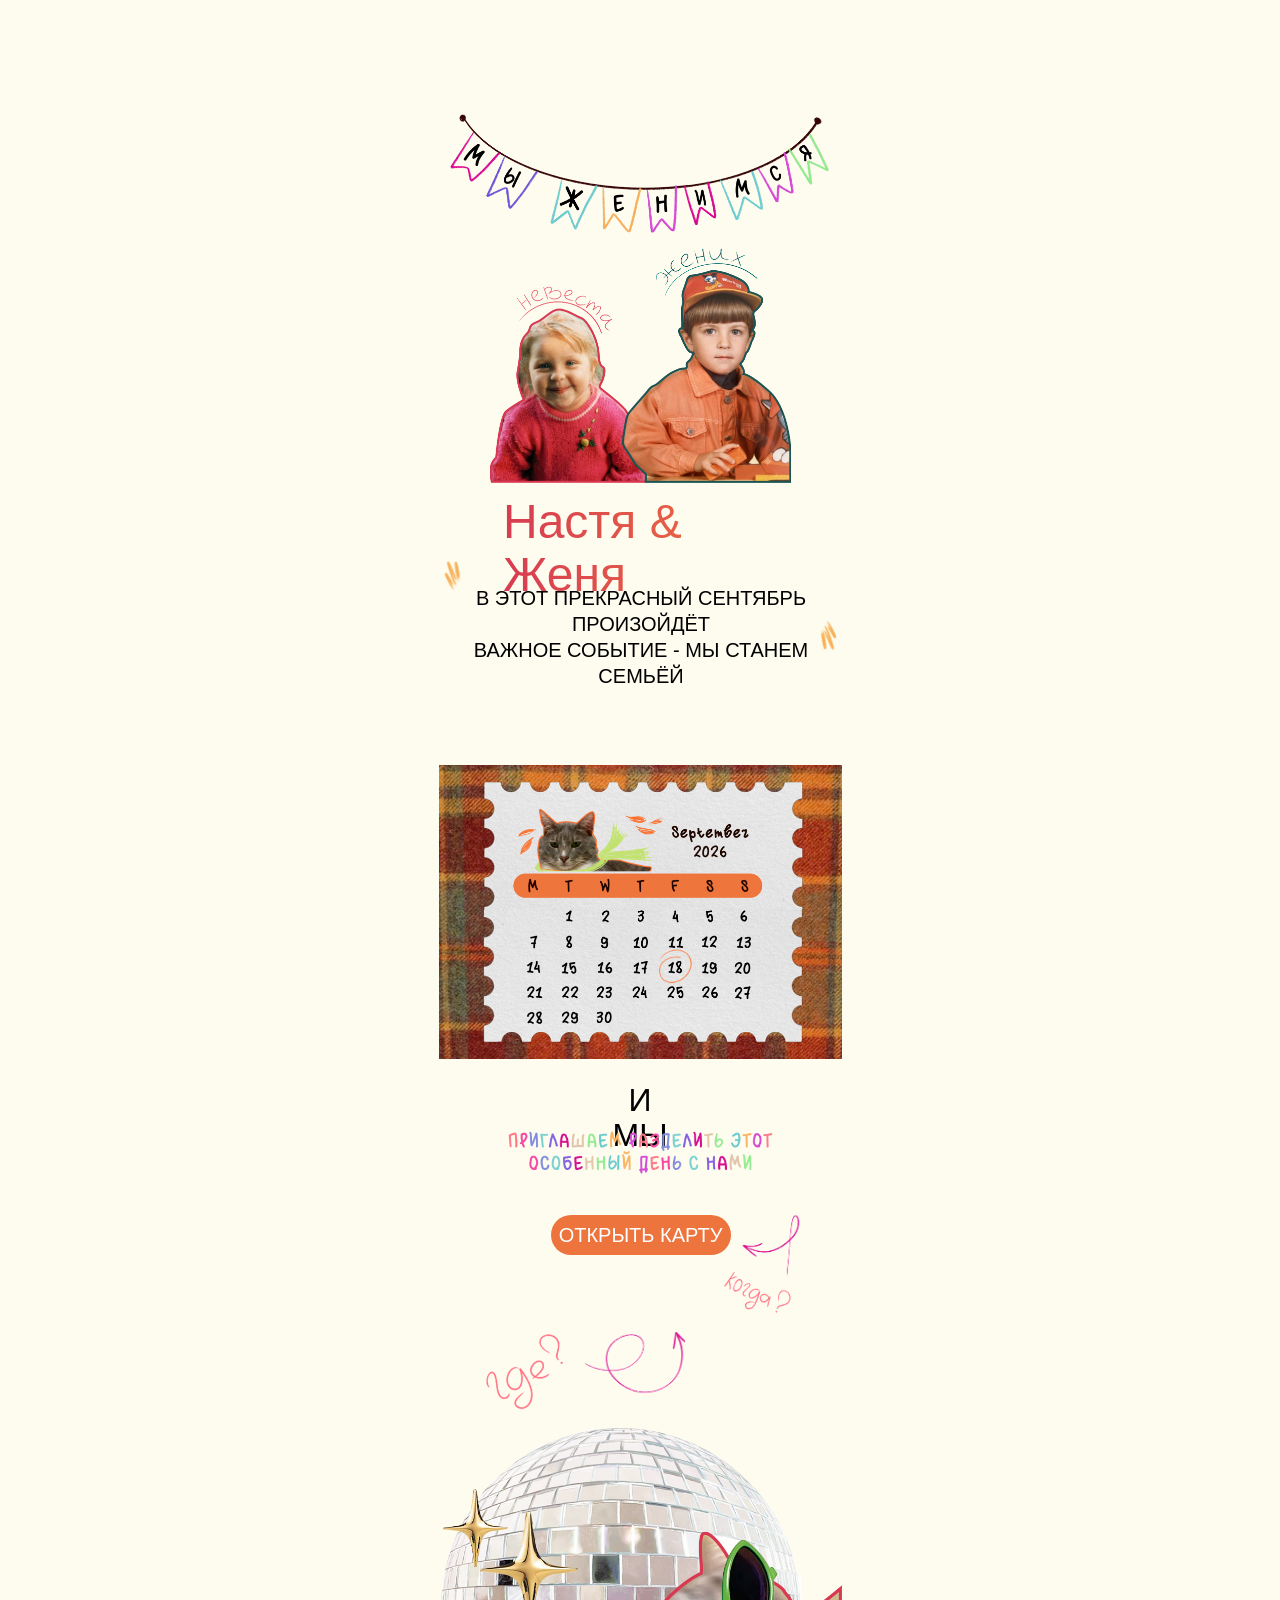
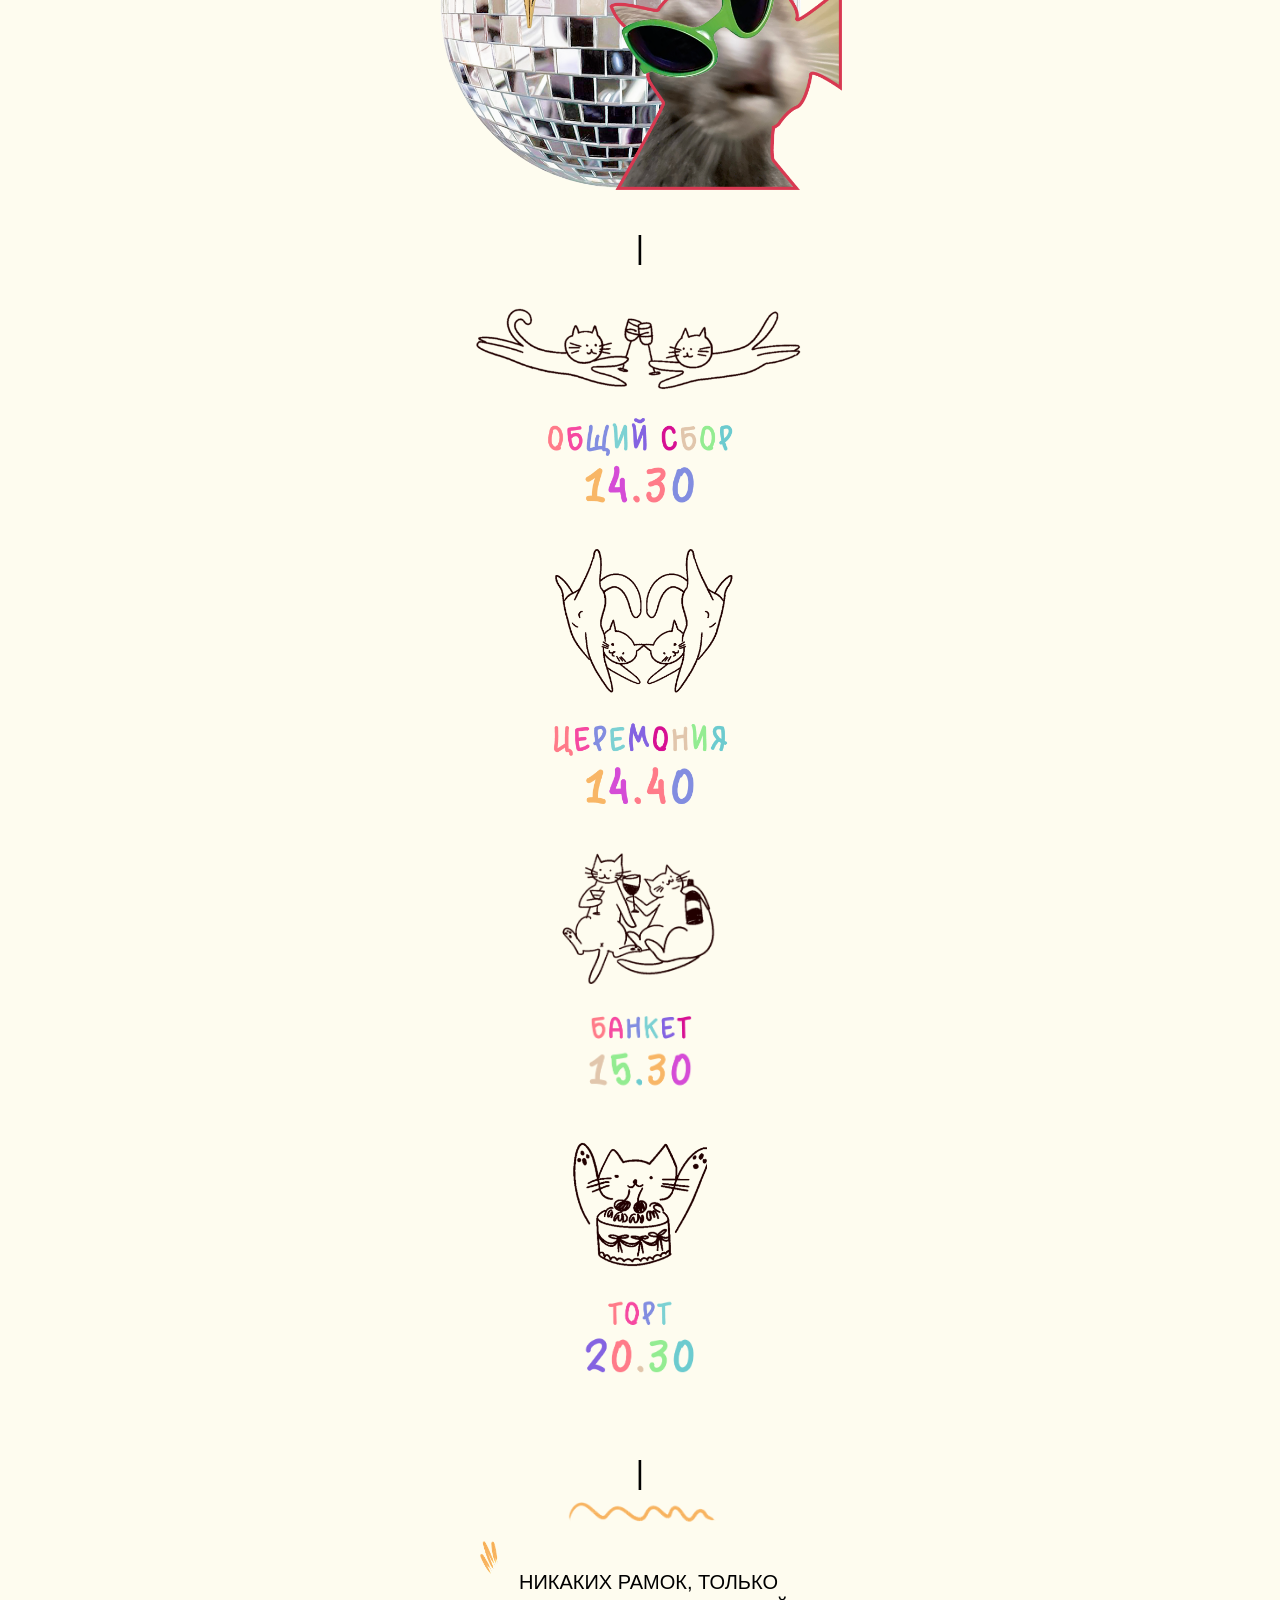
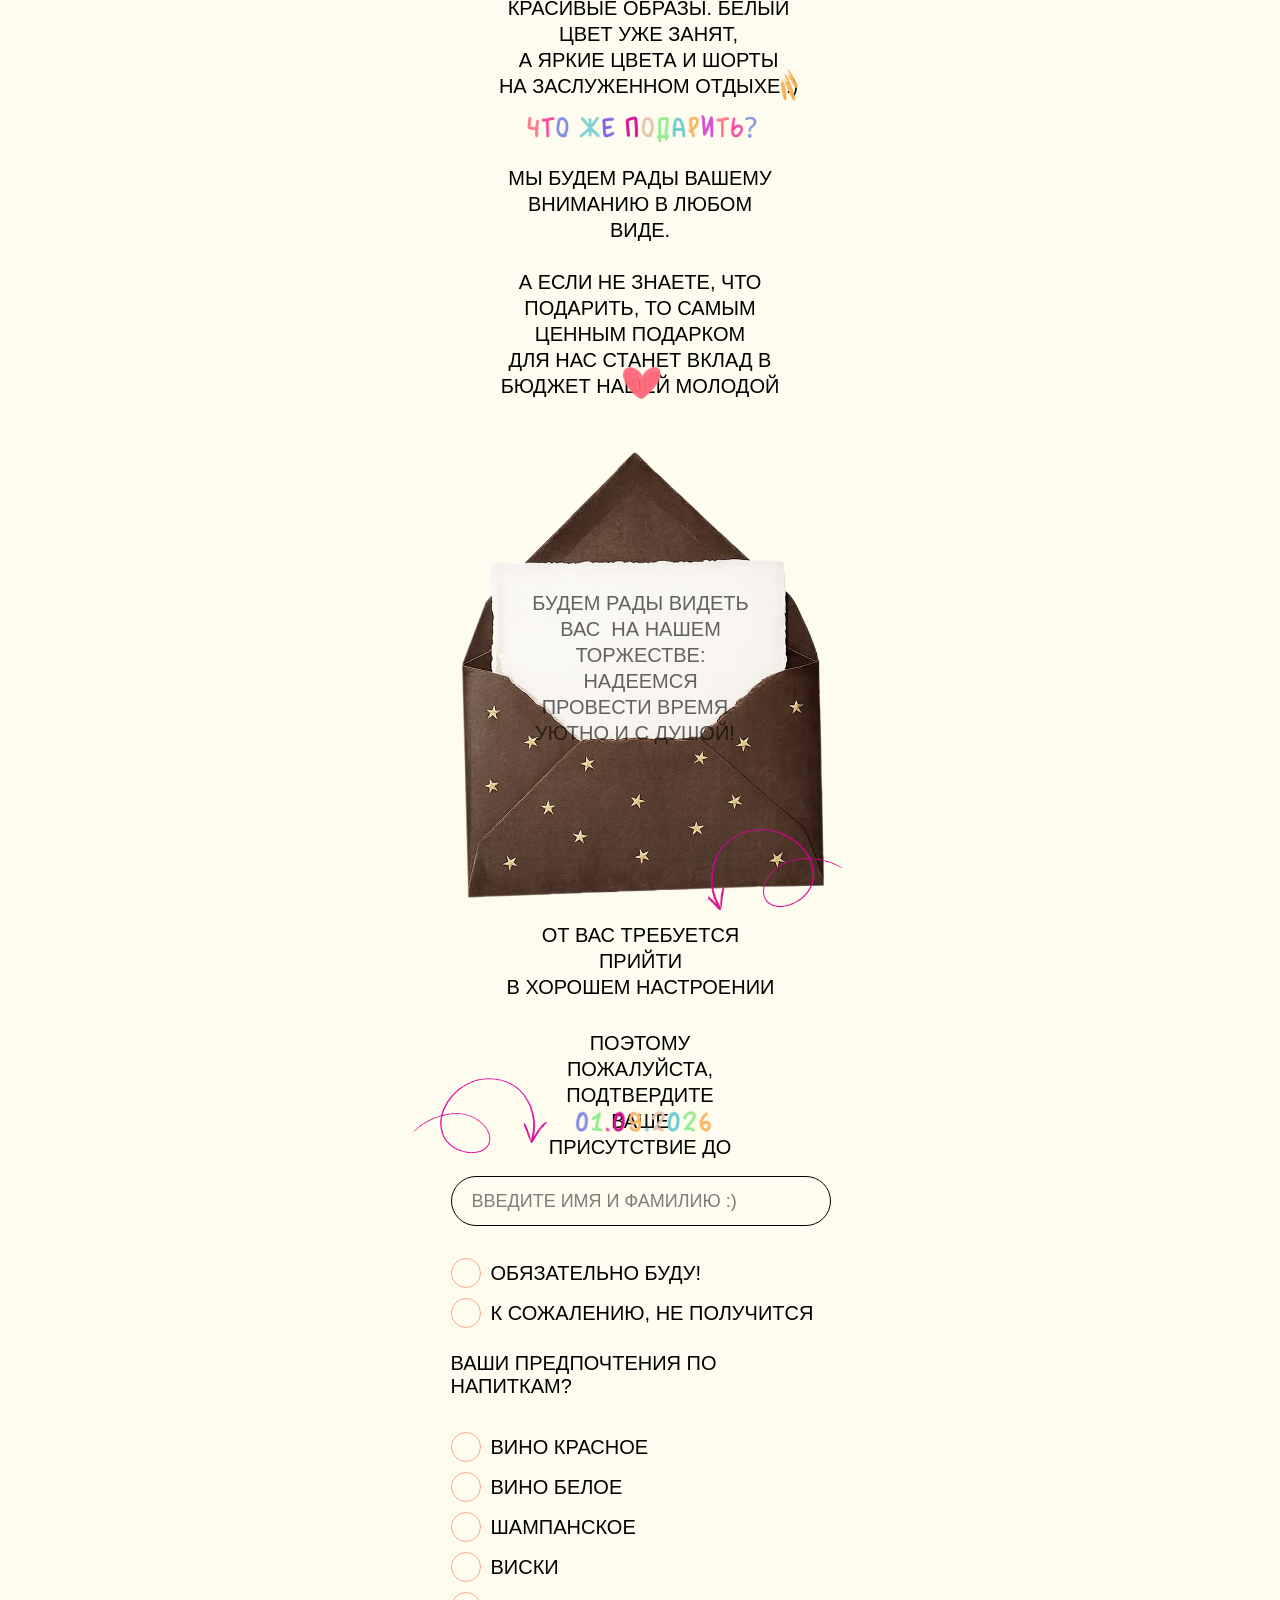
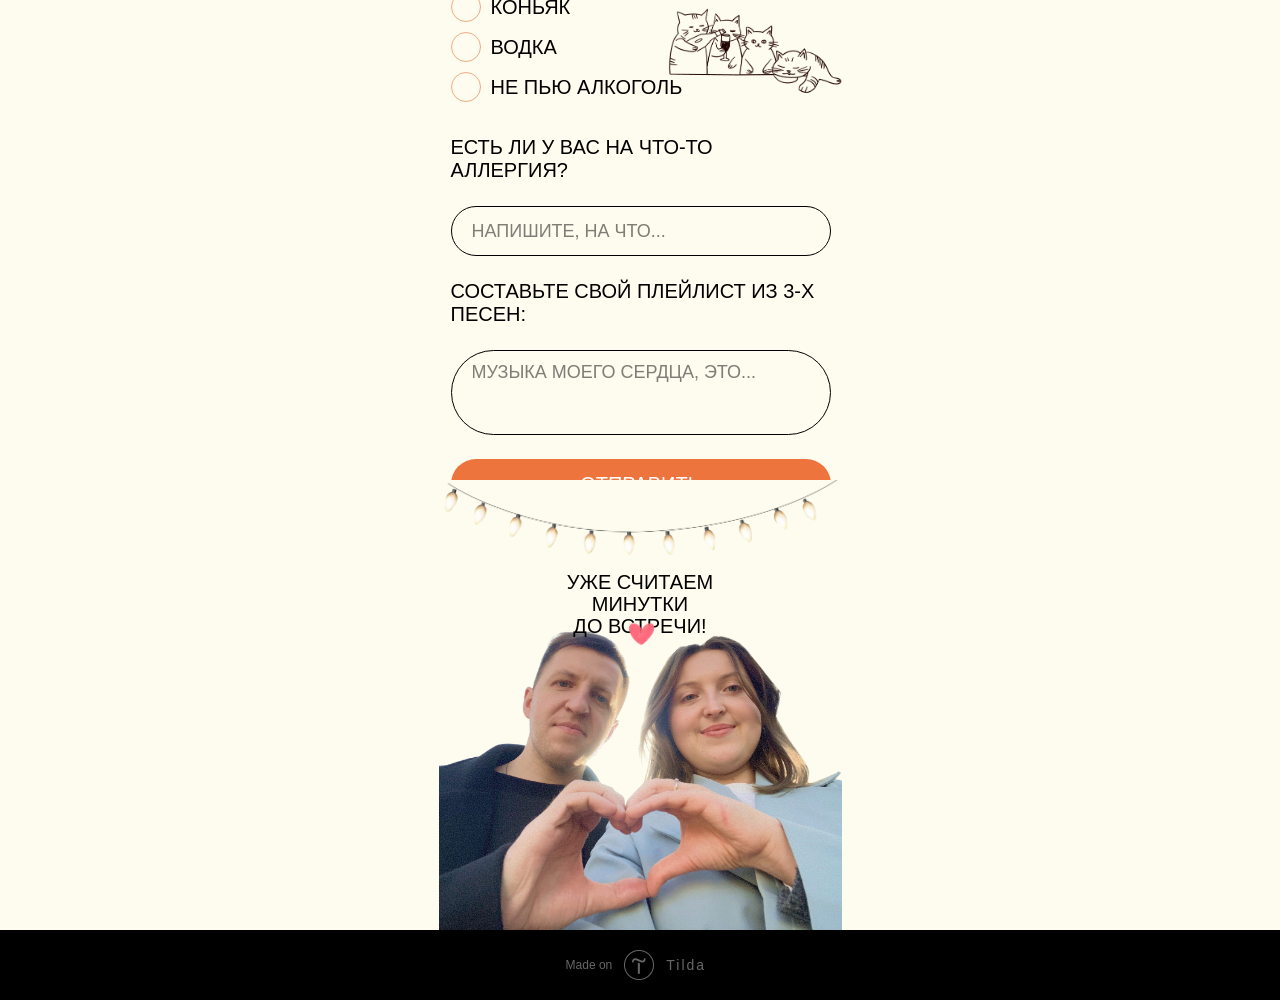
<file: index.html>
<!doctype html>
<html>
  <head>
    <meta charset="utf-8" />
    <meta http-equiv="Content-Type" content="text/html; charset=utf-8" />
    <meta name="viewport" content="width=device-width, initial-scale=1.0" />
    <!--metatextblock-->
    <title>Настя и Женя - Мы женимся</title>
    <meta
      name="description"
      content="Этим прекрасным сентябрем, мы становимся семьей! Добро пожаловать!"
    />
    <meta property="og:url" content="https://nastyajenya-wedding.tilda.ws" />
    <meta property="og:title" content="Настя и Женя - Мы женимся" />
    <meta
      property="og:description"
      content="Этим прекрасным сентябрем, мы становимся семьей! Добро пожаловать!"
    />
    <meta property="og:type" content="website" />
    <link rel="canonical" href="https://nastyajenya-wedding.tilda.ws" />
    <!--/metatextblock-->
    <meta name="format-detection" content="telephone=no" />
    <meta http-equiv="x-dns-prefetch-control" content="on" />
    <link rel="dns-prefetch" href="https://ws.tildacdn.com" />
    <!--favicons-->
    <link
      rel="shortcut icon"
      href="images/tildafavicon.ico"
      type="image/x-icon"
    />
    <!--/favicons-->
    <!-- Assets -->
    <script
      src="https://neo.tildacdn.com/js/tilda-fallback-1.0.min.js"
      async
      charset="utf-8"
    ></script>
    <link
      rel="stylesheet"
      href="css/tilda-grid-3.0.min.css"
      type="text/css"
      media="all"
      onerror="this.loaderr = 'y'"
    />
    <link
      rel="stylesheet"
      href="css/tilda-blocks-page196505209.min.css?t=1787654492"
      type="text/css"
      media="all"
      onerror="this.loaderr = 'y'"
    />
    <link
      rel="stylesheet"
      href="css/tilda-animation-2.0.min.css"
      type="text/css"
      media="all"
      onerror="this.loaderr = 'y'"
    />
    <link
      rel="stylesheet"
      href="css/tilda-forms-1.0.min.css"
      type="text/css"
      media="all"
      onerror="this.loaderr = 'y'"
    />
    <script
      nomodule
      src="js/tilda-polyfill-1.0.min.js"
      charset="utf-8"
    ></script>
    <script type="text/javascript">
      function t_onReady(func) {
        if (document.readyState != "loading") {
          func();
        } else {
          document.addEventListener("DOMContentLoaded", func);
        }
      }
      function t_onFuncLoad(funcName, okFunc, time) {
        if (typeof window[funcName] === "function") {
          okFunc();
        } else {
          setTimeout(function () {
            t_onFuncLoad(funcName, okFunc, time);
          }, time || 100);
        }
      }
      function t396_initialScale(t) {
        var e = document.getElementById("rec" + t);
        if (e) {
          var i = e.querySelector(".t396__artboard");
          if (i) {
            window.tn_scale_initial_window_width ||
              (window.tn_scale_initial_window_width =
                document.documentElement.clientWidth);
            var a = window.tn_scale_initial_window_width,
              r = [],
              n,
              l = i.getAttribute("data-artboard-screens");
            if (l) {
              l = l.split(",");
              for (var o = 0; o < l.length; o++) r[o] = parseInt(l[o], 10);
            } else r = [320, 480, 640, 960, 1200];
            for (var o = 0; o < r.length; o++) {
              var d = r[o];
              a >= d && (n = d);
            }
            var _ =
                "edit" === window.allrecords.getAttribute("data-tilda-mode"),
              c = "center" === t396_getFieldValue(i, "valign", n, r),
              s = "grid" === t396_getFieldValue(i, "upscale", n, r),
              w = t396_getFieldValue(i, "height_vh", n, r),
              g = t396_getFieldValue(i, "height", n, r),
              u =
                (!!window.opr && !!window.opr.addons) ||
                !!window.opera ||
                -1 !== navigator.userAgent.indexOf(" OPR/");
            if (!_ && c && !s && !w && g && !u) {
              var h = parseFloat((a / n).toFixed(3)),
                f = [
                  i,
                  i.querySelector(".t396__carrier"),
                  i.querySelector(".t396__filter"),
                ],
                v = Math.floor(parseInt(g, 10) * h) + "px",
                p;
              i.style.setProperty("--initial-scale-height", v);
              for (var o = 0; o < f.length; o++)
                f[o].style.setProperty("height", "var(--initial-scale-height)");
              t396_scaleInitial__getElementsToScale(i).forEach(function (t) {
                t.style.zoom = h;
              });
            }
          }
        }
      }
      function t396_scaleInitial__getElementsToScale(t) {
        return t
          ? Array.prototype.slice.call(t.children).filter(function (t) {
              return (
                t &&
                (t.classList.contains("t396__elem") ||
                  t.classList.contains("t396__group"))
              );
            })
          : [];
      }
      function t396_getFieldValue(t, e, i, a) {
        var r,
          n = a[a.length - 1];
        if (
          !(r =
            i === n
              ? t.getAttribute("data-artboard-" + e)
              : t.getAttribute("data-artboard-" + e + "-res-" + i))
        )
          for (var l = 0; l < a.length; l++) {
            var o = a[l];
            if (
              !(o <= i) &&
              (r =
                o === n
                  ? t.getAttribute("data-artboard-" + e)
                  : t.getAttribute("data-artboard-" + e + "-res-" + o))
            )
              break;
          }
        return r;
      }
      ((window.TN_SCALE_INITIAL_VER = "1.0"),
        (window.tn_scale_initial_window_width = null));
    </script>
    <script
      src="js/tilda-scripts-3.0.min.js"
      charset="utf-8"
      defer
      onerror="this.loaderr = 'y'"
    ></script>
    <script
      src="js/tilda-blocks-page196505209.min.js?t=1787654492"
      charset="utf-8"
      async
      onerror="this.loaderr = 'y'"
    ></script>
    <script
      src="js/lazyload-1.3.min.export.js"
      charset="utf-8"
      async
      onerror="this.loaderr = 'y'"
    ></script>
    <script
      src="js/tilda-animation-2.0.min.js"
      charset="utf-8"
      async
      onerror="this.loaderr = 'y'"
    ></script>
    <script
      src="js/tilda-zero-1.1.min.js"
      charset="utf-8"
      async
      onerror="this.loaderr = 'y'"
    ></script>
    <script
      src="js/tilda-t635-typed-1.0.min.js"
      charset="utf-8"
      async
      onerror="this.loaderr = 'y'"
    ></script>
    <script
      src="js/tilda-forms-1.0.min.js"
      charset="utf-8"
      async
      onerror="this.loaderr = 'y'"
    ></script>
    <script
      src="js/tilda-zero-forms-1.0.min.js"
      charset="utf-8"
      async
      onerror="this.loaderr = 'y'"
    ></script>
    <script
      src="js/tilda-zero-scale-1.0.min.js"
      charset="utf-8"
      async
      onerror="this.loaderr = 'y'"
    ></script>
    <script
      src="js/tilda-events-1.0.min.js"
      charset="utf-8"
      async
      onerror="this.loaderr = 'y'"
    ></script>
    <script type="text/javascript">
      window.dataLayer = window.dataLayer || [];
    </script>
    <script type="text/javascript">
      (function () {
        var ttt = "cebo";
        var tt = "oog";
        var re = new RegExp(
          "bot|g" +
            tt +
            "le|yandex|baidu|bing|msn|duckduckbot|teoma|slurp|crawler|spider|robot|crawling|fa" +
            ttt +
            "ok",
          "i",
        );
        if (
          re.test(navigator.userAgent) === false &&
          typeof sessionStorage != "undefined" &&
          sessionStorage.getItem("visited") !== "y" &&
          document.visibilityState
        ) {
          var style = document.createElement("style");
          style.type = "text/css";
          style.innerHTML =
            "@media screen and (min-width: 980px) {.t-records {opacity: 0;}.t-records_animated {-webkit-transition: opacity ease-in-out .2s;-moz-transition: opacity ease-in-out .2s;-o-transition: opacity ease-in-out .2s;transition: opacity ease-in-out .2s;}.t-records.t-records_visible {opacity: 1;}}";
          document.getElementsByTagName("head")[0].appendChild(style);
          function t_setvisRecs() {
            var alr = document.querySelectorAll(".t-records");
            Array.prototype.forEach.call(alr, function (el) {
              el.classList.add("t-records_animated");
            });
            setTimeout(function () {
              Array.prototype.forEach.call(alr, function (el) {
                el.classList.add("t-records_visible");
              });
              sessionStorage.setItem("visited", "y");
            }, 400);
          }
          document.addEventListener("DOMContentLoaded", t_setvisRecs);
        }
      })();
    </script>
  </head>
  <body class="t-body" style="margin: 0">
    <!--allrecords-->
    <div
      id="allrecords"
      data-tilda-export="yes"
      class="t-records"
      data-hook="blocks-collection-content-node"
      data-tilda-project-id="32782109"
      data-tilda-page-id="196505209"
      data-tilda-formskey="4d643c7e4a899d64fe42d8e432782109"
      data-tilda-cookie="no"
      data-tilda-lazy="yes"
      data-tilda-root-zone="com"
      data-tilda-project-country="RU"
    >
      <div
        id="rec3158245501"
        class="r t-rec"
        style=""
        data-animationappear="off"
        data-record-type="396"
      >
        <!-- T396 -->
        <style>
          #rec3158245501 .t396__artboard {
            min-height: 550px;
            height: 85vh;
            background-color: #fefcef;
          }
          #rec3158245501 .t396__filter {
            min-height: 550px;
            height: 85vh;
          }
          #rec3158245501 .t396__carrier {
            min-height: 550px;
            height: 85vh;
            background-position: center center;
            background-attachment: scroll;
            background-size: cover;
            background-repeat: no-repeat;
          }
          @media screen and (max-width: 402px) {
            #rec3158245501 .t396__artboard,
            #rec3158245501 .t396__filter,
            #rec3158245501 .t396__carrier {
            }
            #rec3158245501 .t396__filter {
            }
            #rec3158245501 .t396__carrier {
              background-attachment: scroll;
            }
          }
          #rec3158245501 .tn-elem[data-elem-id="1787152535858"] {
            z-index: 3;
            top: calc(42.5vh + 275px - 255px + -175px);
            left: calc(50% - 150.5px + 0px);
            width: 301px;
            height: 255px;
          }
          #rec3158245501 .tn-elem[data-elem-id="1787152535858"] .tn-atom {
            border-radius: 0px 0px 0px 0px;
            background-position: center center;
            background-size: cover;
            background-repeat: no-repeat;
            border-width: var(--t396-borderwidth, 0);
            border-style: var(--t396-borderstyle, solid);
            border-color: var(--t396-bordercolor, transparent);
            transition:
              background-color var(--t396-speedhover, 0s) ease-in-out,
              color var(--t396-speedhover, 0s) ease-in-out,
              border-color var(--t396-speedhover, 0s) ease-in-out,
              box-shadow var(--t396-shadowshoverspeed, 0.2s) ease-in-out;
          }
          @media screen and (max-width: 402px) {
            #rec3158245501 .tn-elem[data-elem-id="1787152535858"] {
              display: table;
              top: calc(550px - 255px + -176px);
              left: calc(50% - 150.5px + 1px);
              width: 301px;
              height: 254px;
            }
          }
          #rec3158245501 .tn-elem[data-elem-id="1787152609378"] {
            z-index: 3;
            top: calc(42.5vh - 275px + 0px);
            left: calc(50% - 201.5px + 8px);
            width: 403px;
            height: 145px;
          }
          #rec3158245501 .tn-elem[data-elem-id="1787152609378"] .tn-atom {
            border-radius: 0px 0px 0px 0px;
            background-position: center center;
            background-size: cover;
            background-repeat: no-repeat;
            border-width: var(--t396-borderwidth, 0);
            border-style: var(--t396-borderstyle, solid);
            border-color: var(--t396-bordercolor, transparent);
            transition:
              background-color var(--t396-speedhover, 0s) ease-in-out,
              color var(--t396-speedhover, 0s) ease-in-out,
              border-color var(--t396-speedhover, 0s) ease-in-out,
              box-shadow var(--t396-shadowshoverspeed, 0.2s) ease-in-out;
          }
          @media screen and (max-width: 402px) {
            #rec3158245501 .tn-elem[data-elem-id="1787152609378"] {
              display: table;
              top: 0px;
              left: calc(50% - 200px + 4px);
              width: 408px;
              height: 144px;
            }
          }
          #rec3158245501 .tn-elem[data-elem-id="1787153445156"] {
            z-index: 3;
            top: calc(42.5vh - 275px + 387px);
            left: calc(50% - 201.5px + 64px);
            width: 275px;
            height: 53px;
          }
          #rec3158245501 .tn-elem[data-elem-id="1787153445156"] .tn-atom {
            vertical-align: middle;
            color: transparent;
            background-image: linear-gradient(
              0.25turn,
              rgba(215, 60, 82, 1) 0%,
              rgba(238, 116, 62, 1) 100%
            );
            -webkit-background-clip: text;
            will-change: transform;
            font-size: 48px;
            font-family: var(--t-text-font, Arial);
            line-height: 1.1;
            font-weight: 400;
            background-position: center center;
            border-width: var(--t396-borderwidth, 0);
            border-style: var(--t396-borderstyle, solid);
            border-color: var(--t396-bordercolor, transparent);
            transition:
              background-color var(--t396-speedhover, 0s) ease-in-out,
              color var(--t396-speedhover, 0s) ease-in-out,
              border-color var(--t396-speedhover, 0s) ease-in-out,
              box-shadow var(--t396-shadowshoverspeed, 0.2s) ease-in-out;
            --t396-shadow-text-opacity: 100%;
            text-shadow: var(--t396-shadow-text-x, 0px)
              var(--t396-shadow-text-y, 0px) var(--t396-shadow-text-blur, 0px)
              rgba(
                var(--t396-shadow-text-color),
                var(--t396-shadow-text-opacity, 100%)
              );
          }
          @media screen and (max-width: 402px) {
            #rec3158245501 .tn-elem[data-elem-id="1787153445156"] {
              display: table;
              top: 386px;
              left: calc(50% - 200px + 63px);
              width: px;
            }
            #rec3158245501 .tn-elem[data-elem-id="1787153445156"] .tn-atom {
              white-space: normal;
              background-size: cover;
            }
          }
          #rec3158245501 .tn-elem[data-elem-id="1787153730765"] {
            color: #000000;
            text-align: center;
            z-index: 3;
            top: calc(42.5vh - 275px + 477px);
            left: calc(50% - 201.5px + 21px);
            width: 363px;
            height: auto;
          }
          #rec3158245501 .tn-elem[data-elem-id="1787153730765"] .tn-atom {
            vertical-align: middle;
            color: #000000;
            font-size: 20px;
            font-family: var(--t-text-font, Arial);
            line-height: 1.3;
            font-weight: 400;
            text-transform: uppercase;
            background-position: center center;
            border-width: var(--t396-borderwidth, 0);
            border-style: var(--t396-borderstyle, solid);
            border-color: var(--t396-bordercolor, transparent);
            transition:
              background-color var(--t396-speedhover, 0s) ease-in-out,
              color var(--t396-speedhover, 0s) ease-in-out,
              border-color var(--t396-speedhover, 0s) ease-in-out,
              box-shadow var(--t396-shadowshoverspeed, 0.2s) ease-in-out;
            --t396-shadow-text-opacity: 100%;
            text-shadow: var(--t396-shadow-text-x, 0px)
              var(--t396-shadow-text-y, 0px) var(--t396-shadow-text-blur, 0px)
              rgba(
                var(--t396-shadow-text-color),
                var(--t396-shadow-text-opacity, 100%)
              );
          }
          @media screen and (max-width: 402px) {
            #rec3158245501 .tn-elem[data-elem-id="1787153730765"] {
              display: table;
              top: 479px;
              left: calc(50% - 200px + 19px);
              width: px;
              height: auto;
            }
            #rec3158245501 .tn-elem[data-elem-id="1787153730765"] .tn-atom {
              white-space: normal;
              background-size: cover;
            }
          }
          #rec3158245501 .tn-elem[data-elem-id="1787154121049"] {
            z-index: 3;
            top: calc(42.5vh - 275px + 513px);
            left: calc(50% - 201.5px + 379px);
            width: 20px;
            height: 30px;
          }
          #rec3158245501 .tn-elem[data-elem-id="1787154121049"] .tn-atom {
            border-radius: 0px 0px 0px 0px;
            background-position: center center;
            background-size: cover;
            background-repeat: no-repeat;
            border-width: var(--t396-borderwidth, 0);
            border-style: var(--t396-borderstyle, solid);
            border-color: var(--t396-bordercolor, transparent);
            transition:
              background-color var(--t396-speedhover, 0s) ease-in-out,
              color var(--t396-speedhover, 0s) ease-in-out,
              border-color var(--t396-speedhover, 0s) ease-in-out,
              box-shadow var(--t396-shadowshoverspeed, 0.2s) ease-in-out;
            -webkit-transform: rotate(180deg);
            -moz-transform: rotate(180deg);
            transform: rotate(180deg);
          }
          @media screen and (max-width: 402px) {
            #rec3158245501 .tn-elem[data-elem-id="1787154121049"] {
              display: table;
              top: 522px;
              left: calc(50% - 200px + 375px);
            }
          }
          #rec3158245501 .tn-elem[data-elem-id="1787154170914000002"] {
            z-index: 3;
            top: calc(42.5vh - 275px + 452px);
            left: calc(50% - 201.5px + 4px);
            width: 20px;
            height: 30px;
          }
          #rec3158245501 .tn-elem[data-elem-id="1787154170914000002"] .tn-atom {
            border-radius: 0px 0px 0px 0px;
            background-position: center center;
            background-size: cover;
            background-repeat: no-repeat;
            border-width: var(--t396-borderwidth, 0);
            border-style: var(--t396-borderstyle, solid);
            border-color: var(--t396-bordercolor, transparent);
            transition:
              background-color var(--t396-speedhover, 0s) ease-in-out,
              color var(--t396-speedhover, 0s) ease-in-out,
              border-color var(--t396-speedhover, 0s) ease-in-out,
              box-shadow var(--t396-shadowshoverspeed, 0.2s) ease-in-out;
          }
          @media screen and (max-width: 402px) {
            #rec3158245501 .tn-elem[data-elem-id="1787154170914000002"] {
              display: table;
              top: 449px;
              left: calc(50% - 200px + 0px);
              width: 20px;
              height: 30px;
            }
          }
        </style>
        <div class="t396">
          <div
            class="t396__artboard"
            data-artboard-recid="3158245501"
            data-artboard-screens="400,403"
            data-artboard-height="550"
            data-artboard-valign="center"
            data-artboard-height_vh="85"
            data-artboard-upscale="grid"
          >
            <div class="t396__carrier" data-artboard-recid="3158245501"></div>
            <div class="t396__filter" data-artboard-recid="3158245501"></div>
            <div
              class="t396__elem tn-elem tn-elem__31582455011787152535858"
              data-elem-id="1787152535858"
              data-elem-type="shape"
              data-field-top-value="-175"
              data-field-left-value="0"
              data-field-height-value="255"
              data-field-width-value="301"
              data-field-axisy-value="bottom"
              data-field-axisx-value="center"
              data-field-container-value="grid"
              data-field-topunits-value="px"
              data-field-leftunits-value="px"
              data-field-heightunits-value="px"
              data-field-widthunits-value="px"
              data-field-top-res-400-value="-176"
              data-field-left-res-400-value="1"
              data-field-height-res-400-value="254"
              data-field-width-res-400-value="301"
            >
              <div
                class="tn-atom t-bgimg"
                data-original="images/tild3966-3834-4439-b531-386536353866____.png"
                aria-label=""
                role="img"
              ></div>
            </div>
            <div
              class="t396__elem tn-elem tn-elem__31582455011787152609378 t-animate"
              data-elem-id="1787152609378"
              data-elem-type="shape"
              data-field-top-value="0"
              data-field-left-value="8"
              data-field-height-value="145"
              data-field-width-value="403"
              data-field-axisy-value="top"
              data-field-axisx-value="left"
              data-field-container-value="grid"
              data-field-topunits-value="px"
              data-field-leftunits-value="px"
              data-field-heightunits-value="px"
              data-field-widthunits-value="px"
              data-animate-style="fadeindown"
              data-animate-duration="1"
              data-animate-distance="100"
              data-animate-mobile="y"
              data-field-top-res-400-value="0"
              data-field-left-res-400-value="4"
              data-field-height-res-400-value="144"
              data-field-width-res-400-value="408"
            >
              <div
                class="tn-atom t-bgimg"
                data-original="images/tild3432-3964-4831-a666-633435316364__photo.png"
                aria-label=""
                role="img"
              ></div>
            </div>
            <div
              class="t396__elem tn-elem tn-elem__31582455011787153445156"
              data-elem-id="1787153445156"
              data-elem-type="text"
              data-field-top-value="387"
              data-field-left-value="64"
              data-field-height-value="53"
              data-field-width-value="275"
              data-field-axisy-value="top"
              data-field-axisx-value="left"
              data-field-container-value="grid"
              data-field-topunits-value="px"
              data-field-leftunits-value="px"
              data-field-heightunits-value="px"
              data-field-widthunits-value="px"
              data-animate-mobile="y"
              data-field-textfit-value="fixedsize"
              data-field-fontsize-value="48"
              data-field-top-res-400-value="386"
              data-field-left-res-400-value="63"
            >
              <div class="tn-atom" field="tn_text_1787153445156">
                Настя &amp; Женя
              </div>
            </div>
            <div
              class="t396__elem tn-elem tn-elem__31582455011787153730765"
              data-elem-id="1787153730765"
              data-elem-type="text"
              data-field-top-value="477"
              data-field-left-value="21"
              data-field-height-value="52"
              data-field-width-value="363"
              data-field-axisy-value="top"
              data-field-axisx-value="left"
              data-field-container-value="grid"
              data-field-topunits-value="px"
              data-field-leftunits-value="px"
              data-field-heightunits-value="px"
              data-field-widthunits-value="px"
              data-animate-mobile="y"
              data-field-textfit-value="autoheight"
              data-field-fontsize-value="20"
              data-field-top-res-400-value="479"
              data-field-left-res-400-value="19"
            >
              <div class="tn-atom" field="tn_text_1787153730765">
                в этот прекрасный сентябрь произойдёт<br />важное событие - мы
                станем семьёй
              </div>
            </div>
            <div
              class="t396__elem tn-elem tn-elem__31582455011787154121049 t-animate"
              data-elem-id="1787154121049"
              data-elem-type="shape"
              data-field-top-value="513"
              data-field-left-value="379"
              data-field-height-value="30"
              data-field-width-value="20"
              data-field-axisy-value="top"
              data-field-axisx-value="left"
              data-field-container-value="grid"
              data-field-topunits-value="px"
              data-field-leftunits-value="px"
              data-field-heightunits-value="px"
              data-field-widthunits-value="px"
              data-animate-style="fadeinleft"
              data-animate-duration="1"
              data-animate-distance="100"
              data-animate-trigger-offset="50"
              data-animate-mobile="y"
              data-field-widthmode-value="fixed"
              data-field-heightmode-value="fixed"
              data-field-top-res-400-value="522"
              data-field-left-res-400-value="375"
            >
              <div
                class="tn-atom t-bgimg"
                data-original="images/tild6438-6233-4139-a239-633338303565__zvezdy_polosochki_2.png"
                aria-label=""
                role="img"
              ></div>
            </div>
            <div
              class="t396__elem tn-elem tn-elem__31582455011787154170914000002 t-animate"
              data-elem-id="1787154170914000002"
              data-elem-type="shape"
              data-field-top-value="452"
              data-field-left-value="4"
              data-field-height-value="30"
              data-field-width-value="20"
              data-field-axisy-value="top"
              data-field-axisx-value="left"
              data-field-container-value="grid"
              data-field-topunits-value="px"
              data-field-leftunits-value="px"
              data-field-heightunits-value="px"
              data-field-widthunits-value="px"
              data-animate-style="fadeinright"
              data-animate-duration="1"
              data-animate-distance="100"
              data-animate-trigger-offset="50"
              data-animate-mobile="y"
              data-field-widthmode-value="fixed"
              data-field-heightmode-value="fixed"
              data-field-top-res-400-value="449"
              data-field-left-res-400-value="0"
              data-field-height-res-400-value="30"
              data-field-width-res-400-value="20"
              data-field-container-res-400-value="grid"
            >
              <div
                class="tn-atom t-bgimg"
                data-original="images/tild6438-6233-4139-a239-633338303565__zvezdy_polosochki_2.png"
                aria-label=""
                role="img"
              ></div>
            </div>
          </div>
        </div>
        <script>
          t_onReady(function () {
            t_onFuncLoad("t396_init", function () {
              t396_init("3158245501");
            });
          });
        </script>
        <!-- /T396 -->
      </div>
      <div
        id="rec3177687701"
        class="r t-rec"
        style=""
        data-animationappear="off"
        data-record-type="396"
      >
        <!-- T396 -->
        <style>
          #rec3177687701 .t396__artboard {
            min-height: 550px;
            height: 0vh;
            background-color: #fefcef;
          }
          #rec3177687701 .t396__filter {
            min-height: 550px;
            height: 0vh;
          }
          #rec3177687701 .t396__carrier {
            min-height: 550px;
            height: 0vh;
            background-position: center center;
            background-attachment: scroll;
            background-size: cover;
            background-repeat: no-repeat;
          }
          @media screen and (max-width: 402px) {
            #rec3177687701 .t396__artboard,
            #rec3177687701 .t396__filter,
            #rec3177687701 .t396__carrier {
            }
            #rec3177687701 .t396__filter {
            }
            #rec3177687701 .t396__carrier {
              background-attachment: scroll;
            }
          }
          #rec3177687701 .tn-elem[data-elem-id="1787217645860"] {
            color: #000000;
            text-align: center;
            z-index: 3;
            top: 318px;
            left: calc(50% - 201.5px + 165px);
            width: 73px;
            height: auto;
          }
          #rec3177687701 .tn-elem[data-elem-id="1787217645860"] .tn-atom {
            vertical-align: middle;
            color: #000000;
            font-size: 32px;
            font-family: var(--t-text-font, Arial);
            line-height: 1.1;
            font-weight: 400;
            text-transform: uppercase;
            background-position: center center;
            border-width: var(--t396-borderwidth, 0);
            border-style: var(--t396-borderstyle, solid);
            border-color: var(--t396-bordercolor, transparent);
            transition:
              background-color var(--t396-speedhover, 0s) ease-in-out,
              color var(--t396-speedhover, 0s) ease-in-out,
              border-color var(--t396-speedhover, 0s) ease-in-out,
              box-shadow var(--t396-shadowshoverspeed, 0.2s) ease-in-out;
            --t396-shadow-text-opacity: 100%;
            text-shadow: var(--t396-shadow-text-x, 0px)
              var(--t396-shadow-text-y, 0px) var(--t396-shadow-text-blur, 0px)
              rgba(
                var(--t396-shadow-text-color),
                var(--t396-shadow-text-opacity, 100%)
              );
          }
          @media screen and (max-width: 402px) {
            #rec3177687701 .tn-elem[data-elem-id="1787217645860"] {
              display: table;
              left: calc(50% - 200px + 164px);
              width: px;
              height: auto;
            }
            #rec3177687701 .tn-elem[data-elem-id="1787217645860"] .tn-atom {
              white-space: normal;
              background-size: cover;
            }
          }
          #rec3177687701 .tn-elem[data-elem-id="1787218428026"] {
            z-index: 3;
            top: 365px;
            left: calc(50% - 201.5px + 63px);
            width: 277px;
            height: 45px;
          }
          #rec3177687701 .tn-elem[data-elem-id="1787218428026"] .tn-atom {
            border-radius: 0px 0px 0px 0px;
            background-position: center center;
            background-size: cover;
            background-repeat: no-repeat;
            border-width: var(--t396-borderwidth, 0);
            border-style: var(--t396-borderstyle, solid);
            border-color: var(--t396-bordercolor, transparent);
            transition:
              background-color var(--t396-speedhover, 0s) ease-in-out,
              color var(--t396-speedhover, 0s) ease-in-out,
              border-color var(--t396-speedhover, 0s) ease-in-out,
              box-shadow var(--t396-shadowshoverspeed, 0.2s) ease-in-out;
          }
          @media screen and (max-width: 402px) {
            #rec3177687701 .tn-elem[data-elem-id="1787218428026"] {
              display: table;
              left: calc(50% - 200px + 62px);
            }
          }
          #rec3177687701 .tn-elem[data-elem-id="1787218473862"] {
            color: #ffffff;
            text-align: center;
            z-index: 3;
            top: 450px;
            left: calc(50% - 201.5px + 112px);
            width: 180px;
            height: 40px;
          }
          #rec3177687701 .tn-elem[data-elem-id="1787218473862"] .tn-atom {
            color: #ffffff;
            font-size: 20px;
            font-family: var(--t-text-font, Arial);
            line-height: 1.3;
            font-weight: 400;
            border-radius: 30px 30px 30px 30px;
            background-position: center center;
            --t396-speedhover: 0.2s;
            transition:
              background-color var(--t396-speedhover, 0s) ease-in-out,
              color var(--t396-speedhover, 0s) ease-in-out,
              border-color var(--t396-speedhover, 0s) ease-in-out,
              box-shadow var(--t396-shadowshoverspeed, 0.2s) ease-in-out;
            --t396-bgcolor-color: #ee743e;
            --t396-bgcolor-image: none;
            background-color: var(--t396-bgcolor-color, transparent);
            -webkit-box-pack: center;
            -ms-flex-pack: center;
            justify-content: center;
          }
          #rec3177687701
            .tn-elem[data-elem-id="1787218473862"]
            .tn-atom::after {
            display: none;
          }
          #rec3177687701
            .tn-elem[data-elem-id="1787218473862"]
            .tn-atom
            .tn-atom__button-content {
            column-gap: 10px;
            padding: 0px 0px 0px 0px;
          }
          #rec3177687701
            .tn-elem[data-elem-id="1787218473862"]
            .tn-atom
            .tn-atom__button-text {
            transition: color var(--t396-speedhover, 0s) ease-in-out;
            color: #ffffff;
          }
          #rec3177687701
            .tn-elem[data-elem-id="1787218473862"]
            .tn-atom
            .tn-atom__button-border::before {
            display: none;
          }
          #rec3177687701
            .tn-elem[data-elem-id="1787218473862"]
            .tn-atom
            .tn-atom__button-border::after {
            display: none;
          }
          @media (hover), (min-width: 0\0) {
            #rec3177687701
              .tn-elem[data-elem-id="1787218473862"]
              .tn-atom:hover::after {
              opacity: 0;
            }
            #rec3177687701
              .tn-elem[data-elem-id="1787218473862"]
              .tn-atom:hover {
              animation-name: none;
            }
          }
          @media screen and (max-width: 402px) {
            #rec3177687701 .tn-elem[data-elem-id="1787218473862"] {
              display: block;
              left: calc(50% - 200px + 110px);
              width: px;
            }
            #rec3177687701 .tn-elem[data-elem-id="1787218473862"] .tn-atom {
              white-space: normal;
              background-size: cover;
              background-color: var(--t396-bgcolor-color, transparent);
            }
            #rec3177687701
              .tn-elem[data-elem-id="1787218473862"]
              .tn-atom::after {
              display: none;
            }
            #rec3177687701
              .tn-elem[data-elem-id="1787218473862"]
              .tn-atom
              .tn-atom__button-text {
              overflow: visible;
            }
            #rec3177687701
              .tn-elem[data-elem-id="1787218473862"]
              .tn-atom
              .tn-atom__button-border::before {
              display: none;
            }
            #rec3177687701
              .tn-elem[data-elem-id="1787218473862"]
              .tn-atom
              .tn-atom__button-border::after {
              display: none;
            }
            @media (hover), (min-width: 0\0) {
              #rec3177687701
                .tn-elem[data-elem-id="1787218473862"]
                .tn-atom:hover::after {
                opacity: 0;
              }
              #rec3177687701
                .tn-elem[data-elem-id="1787218473862"]
                .tn-atom:hover {
                animation-name: none;
              }
            }
          }
          #rec3177687701 .tn-elem[data-elem-id="1787218613726"] {
            z-index: 3;
            top: 426px;
            left: calc(50% - 201.5px + 283px);
            width: 111px;
            height: 90px;
          }
          #rec3177687701 .tn-elem[data-elem-id="1787218613726"] .tn-atom {
            border-radius: 0px 0px 0px 0px;
            background-position: center center;
            background-size: cover;
            background-repeat: no-repeat;
            border-width: var(--t396-borderwidth, 0);
            border-style: var(--t396-borderstyle, solid);
            border-color: var(--t396-bordercolor, transparent);
            transition:
              background-color var(--t396-speedhover, 0s) ease-in-out,
              color var(--t396-speedhover, 0s) ease-in-out,
              border-color var(--t396-speedhover, 0s) ease-in-out,
              box-shadow var(--t396-shadowshoverspeed, 0.2s) ease-in-out;
          }
          @media screen and (max-width: 402px) {
            #rec3177687701 .tn-elem[data-elem-id="1787218613726"] {
              display: table;
              left: calc(50% - 200px + 283px);
            }
          }
          #rec3177687701 .tn-elem[data-elem-id="1787218684858"] {
            z-index: 3;
            top: 503px;
            left: calc(50% - 201.5px + 272px);
            width: 96px;
            height: 47px;
          }
          #rec3177687701 .tn-elem[data-elem-id="1787218684858"] .tn-atom {
            border-radius: 0px 0px 0px 0px;
            background-position: center center;
            background-size: cover;
            background-repeat: no-repeat;
            border-width: var(--t396-borderwidth, 0);
            border-style: var(--t396-borderstyle, solid);
            border-color: var(--t396-bordercolor, transparent);
            transition:
              background-color var(--t396-speedhover, 0s) ease-in-out,
              color var(--t396-speedhover, 0s) ease-in-out,
              border-color var(--t396-speedhover, 0s) ease-in-out,
              box-shadow var(--t396-shadowshoverspeed, 0.2s) ease-in-out;
            -webkit-transform: rotate(5deg);
            -moz-transform: rotate(5deg);
            transform: rotate(5deg);
          }
          @media screen and (max-width: 402px) {
            #rec3177687701 .tn-elem[data-elem-id="1787218684858"] {
              display: table;
              left: calc(50% - 200px + 272px);
            }
          }
          #rec3177687701 .tn-elem[data-elem-id="1787306060714"] {
            z-index: 3;
            top: 0px;
            left: calc(50% - 201.5px + 0px);
            width: 403px;
            height: 294px;
          }
          #rec3177687701 .tn-elem[data-elem-id="1787306060714"] .tn-atom {
            border-radius: 0px 0px 0px 0px;
            background-position: center center;
            background-size: cover;
            background-repeat: no-repeat;
            border-width: var(--t396-borderwidth, 0);
            border-style: var(--t396-borderstyle, solid);
            border-color: var(--t396-bordercolor, transparent);
            transition:
              background-color var(--t396-speedhover, 0s) ease-in-out,
              color var(--t396-speedhover, 0s) ease-in-out,
              border-color var(--t396-speedhover, 0s) ease-in-out,
              box-shadow var(--t396-shadowshoverspeed, 0.2s) ease-in-out;
          }
          @media screen and (max-width: 402px) {
            #rec3177687701 .tn-elem[data-elem-id="1787306060714"] {
              display: table;
              left: calc(50% - 200px + 0px);
            }
          }
          #rec3177687701 .tn-elem[data-elem-id="1787306111829"] {
            z-index: 3;
            top: 182px;
            left: calc(50% - 201.5px + 216px);
            width: 39px;
            height: 39px;
          }
          #rec3177687701 .tn-elem[data-elem-id="1787306111829"] .tn-atom {
            border-radius: 0px 0px 0px 0px;
            background-position: center center;
            background-size: cover;
            background-repeat: no-repeat;
            border-width: var(--t396-borderwidth, 0);
            border-style: var(--t396-borderstyle, solid);
            border-color: var(--t396-bordercolor, transparent);
            transition:
              background-color var(--t396-speedhover, 0s) ease-in-out,
              color var(--t396-speedhover, 0s) ease-in-out,
              border-color var(--t396-speedhover, 0s) ease-in-out,
              box-shadow var(--t396-shadowshoverspeed, 0.2s) ease-in-out;
          }
          @media screen and (max-width: 402px) {
            #rec3177687701 .tn-elem[data-elem-id="1787306111829"] {
              display: table;
              left: calc(50% - 200px + 216px);
            }
          }
        </style>
        <div class="t396">
          <div
            class="t396__artboard"
            data-artboard-recid="3177687701"
            data-artboard-screens="400,403"
            data-artboard-height="550"
            data-artboard-valign="center"
            data-artboard-upscale="grid"
          >
            <div class="t396__carrier" data-artboard-recid="3177687701"></div>
            <div class="t396__filter" data-artboard-recid="3177687701"></div>
            <div
              class="t396__elem tn-elem tn-elem__31776877011787217645860"
              data-elem-id="1787217645860"
              data-elem-type="text"
              data-field-top-value="318"
              data-field-left-value="165"
              data-field-height-value="35"
              data-field-width-value="73"
              data-field-axisy-value="top"
              data-field-axisx-value="left"
              data-field-container-value="grid"
              data-field-topunits-value="px"
              data-field-leftunits-value="px"
              data-field-heightunits-value="px"
              data-field-widthunits-value="px"
              data-animate-mobile="y"
              data-field-textfit-value="autoheight"
              data-field-fontsize-value="32"
              data-field-left-res-400-value="164"
            >
              <div class="tn-atom" field="tn_text_1787217645860">и мы</div>
            </div>
            <div
              class="t396__elem tn-elem tn-elem__31776877011787218428026"
              data-elem-id="1787218428026"
              data-elem-type="shape"
              data-field-top-value="365"
              data-field-left-value="63"
              data-field-height-value="45"
              data-field-width-value="277"
              data-field-axisy-value="top"
              data-field-axisx-value="left"
              data-field-container-value="grid"
              data-field-topunits-value="px"
              data-field-leftunits-value="px"
              data-field-heightunits-value="px"
              data-field-widthunits-value="px"
              data-field-widthmode-value="fixed"
              data-field-heightmode-value="fixed"
              data-field-left-res-400-value="62"
            >
              <div
                class="tn-atom t-bgimg"
                data-original="images/tild3838-3431-4030-b938-636330613766__photo.png"
                aria-label=""
                role="img"
              ></div>
            </div>
            <div
              class="t396__elem tn-elem tn-elem__31776877011787218473862"
              data-elem-id="1787218473862"
              data-elem-type="button"
              data-field-top-value="450"
              data-field-left-value="112"
              data-field-height-value="40"
              data-field-width-value="180"
              data-field-axisy-value="top"
              data-field-axisx-value="left"
              data-field-container-value="grid"
              data-field-topunits-value="px"
              data-field-leftunits-value="px"
              data-field-heightunits-value="px"
              data-field-widthunits-value="px"
              data-field-textfit-value="fixedsize"
              data-field-widthmode-value="fixed"
              data-field-heightmode-value="fixed"
              data-field-fontsize-value="20"
              data-field-left-res-400-value="110"
            >
              <a class="tn-atom" href="https://yandex.ru/profile/-/CTDUIX7B">
                <div class="tn-atom__button-content">
                  <span class="tn-atom__button-text">ОТКРЫТЬ КАРТУ</span>
                </div>
                <span class="tn-atom__button-border"></span>
              </a>
            </div>
            <div
              class="t396__elem tn-elem tn-elem__31776877011787218613726 t-animate"
              data-elem-id="1787218613726"
              data-elem-type="shape"
              data-field-top-value="426"
              data-field-left-value="283"
              data-field-height-value="90"
              data-field-width-value="111"
              data-field-axisy-value="top"
              data-field-axisx-value="left"
              data-field-container-value="grid"
              data-field-topunits-value="px"
              data-field-leftunits-value="px"
              data-field-heightunits-value="px"
              data-field-widthunits-value="px"
              data-animate-style="fadeinleft"
              data-animate-duration="1"
              data-animate-distance="100"
              data-animate-trigger-offset="120"
              data-animate-mobile="y"
            >
              <div
                class="tn-atom t-bgimg"
                data-original="/images/tild6136-6331-4937-b938-363665333338__strelochki_3.png"
                aria-label=""
                role="img"
              ></div>
            </div>
            <div
              class="t396__elem tn-elem tn-elem__31776877011787218684858 t-animate"
              data-elem-id="1787218684858"
              data-elem-type="shape"
              data-field-top-value="503"
              data-field-left-value="272"
              data-field-height-value="47"
              data-field-width-value="96"
              data-field-axisy-value="top"
              data-field-axisx-value="left"
              data-field-container-value="grid"
              data-field-topunits-value="px"
              data-field-leftunits-value="px"
              data-field-heightunits-value="px"
              data-field-widthunits-value="px"
              data-animate-style="fadeinup"
              data-animate-duration="1"
              data-animate-distance="100"
              data-animate-trigger-offset="120"
              data-animate-mobile="y"
            >
              <div
                class="tn-atom t-bgimg"
                data-original="images/tild3965-3562-4334-b363-626134396438__voprosy_2.png"
                aria-label=""
                role="img"
              ></div>
            </div>
            <div
              class="t396__elem tn-elem tn-elem__31776877011787306060714"
              data-elem-id="1787306060714"
              data-elem-type="shape"
              data-field-top-value="0"
              data-field-left-value="0"
              data-field-height-value="294"
              data-field-width-value="403"
              data-field-axisy-value="top"
              data-field-axisx-value="left"
              data-field-container-value="grid"
              data-field-topunits-value="px"
              data-field-leftunits-value="px"
              data-field-heightunits-value="px"
              data-field-widthunits-value="px"
            >
              <div
                class="tn-atom t-bgimg"
                data-original="images/tild6435-6631-4263-b530-623262396631__photo.png"
                aria-label=""
                role="img"
              ></div>
            </div>
            <div
              class="t396__elem tn-elem tn-elem__31776877011787306111829 t-animate"
              data-elem-id="1787306111829"
              data-elem-type="shape"
              data-field-top-value="182"
              data-field-left-value="216"
              data-field-height-value="39"
              data-field-width-value="39"
              data-field-axisy-value="top"
              data-field-axisx-value="left"
              data-field-container-value="grid"
              data-field-topunits-value="px"
              data-field-leftunits-value="px"
              data-field-heightunits-value="px"
              data-field-widthunits-value="px"
              data-animate-style="zoomin"
              data-animate-duration="1"
              data-animate-scale="1.2"
              data-animate-trigger-offset="100"
            >
              <div
                class="tn-atom t-bgimg"
                data-original="images/tild3230-3966-4631-b731-633834353266__obvodka_1.png"
                aria-label=""
                role="img"
              ></div>
            </div>
          </div>
        </div>
        <script>
          t_onReady(function () {
            t_onFuncLoad("t396_init", function () {
              t396_init("3177687701");
            });
          });
        </script>
        <!-- /T396 -->
      </div>
      <div
        id="rec3178832701"
        class="r t-rec t-rec_pb_0"
        style="padding-bottom: 0px; background-color: #fefcef"
        data-animationappear="off"
        data-record-type="396"
        data-bg-color="#fefcef"
      >
        <!-- T396 -->
        <style>
          #rec3178832701 .t396__artboard {
            min-height: 550px;
            height: 0vh;
            background-color: #fefcef;
          }
          #rec3178832701 .t396__filter {
            min-height: 550px;
            height: 0vh;
          }
          #rec3178832701 .t396__carrier {
            min-height: 550px;
            height: 0vh;
            background-position: center center;
            background-attachment: scroll;
            background-size: cover;
            background-repeat: no-repeat;
          }
          @media screen and (max-width: 402px) {
            #rec3178832701 .t396__artboard,
            #rec3178832701 .t396__filter,
            #rec3178832701 .t396__carrier {
            }
            #rec3178832701 .t396__filter {
            }
            #rec3178832701 .t396__carrier {
              background-attachment: scroll;
            }
          }
          #rec3178832701 .tn-elem[data-elem-id="1787218855229"] {
            z-index: 3;
            top: 0px;
            left: calc(50% - 201.5px + 146px);
            width: 100px;
            height: 100px;
          }
          #rec3178832701 .tn-elem[data-elem-id="1787218855229"] .tn-atom {
            border-radius: 0px 0px 0px 0px;
            background-position: center center;
            background-size: cover;
            background-repeat: no-repeat;
            border-width: var(--t396-borderwidth, 0);
            border-style: var(--t396-borderstyle, solid);
            border-color: var(--t396-bordercolor, transparent);
            transition:
              background-color var(--t396-speedhover, 0s) ease-in-out,
              color var(--t396-speedhover, 0s) ease-in-out,
              border-color var(--t396-speedhover, 0s) ease-in-out,
              box-shadow var(--t396-shadowshoverspeed, 0.2s) ease-in-out;
          }
          @media screen and (max-width: 402px) {
            #rec3178832701 .tn-elem[data-elem-id="1787218855229"] {
              display: table;
              left: calc(50% - 200px + 150px);
            }
          }
          #rec3178832701 .tn-elem[data-elem-id="1787218913266"] {
            z-index: 3;
            top: 10px;
            left: calc(50% - 201.5px + 35px);
            width: 100px;
            height: 100px;
          }
          #rec3178832701 .tn-elem[data-elem-id="1787218913266"] .tn-atom {
            border-radius: 0px 0px 0px 0px;
            background-position: center center;
            background-size: cover;
            background-repeat: no-repeat;
            border-width: var(--t396-borderwidth, 0);
            border-style: var(--t396-borderstyle, solid);
            border-color: var(--t396-bordercolor, transparent);
            transition:
              background-color var(--t396-speedhover, 0s) ease-in-out,
              color var(--t396-speedhover, 0s) ease-in-out,
              border-color var(--t396-speedhover, 0s) ease-in-out,
              box-shadow var(--t396-shadowshoverspeed, 0.2s) ease-in-out;
            -webkit-transform: rotate(5deg);
            -moz-transform: rotate(5deg);
            transform: rotate(5deg);
          }
          @media screen and (max-width: 402px) {
            #rec3178832701 .tn-elem[data-elem-id="1787218913266"] {
              display: table;
              left: calc(50% - 200px + 35px);
            }
          }
          #rec3178832701 .tn-elem[data-elem-id="1787219058358"] {
            z-index: 3;
            top: 112px;
            left: calc(50% - 201.5px + 0px);
            width: 403px;
            height: 363px;
          }
          #rec3178832701 .tn-elem[data-elem-id="1787219058358"] .tn-atom {
            border-radius: 0px 0px 0px 0px;
            background-position: center center;
            background-size: cover;
            background-repeat: no-repeat;
            border-width: var(--t396-borderwidth, 0);
            border-style: var(--t396-borderstyle, solid);
            border-color: var(--t396-bordercolor, transparent);
            transition:
              background-color var(--t396-speedhover, 0s) ease-in-out,
              color var(--t396-speedhover, 0s) ease-in-out,
              border-color var(--t396-speedhover, 0s) ease-in-out,
              box-shadow var(--t396-shadowshoverspeed, 0.2s) ease-in-out;
          }
          @media screen and (max-width: 402px) {
            #rec3178832701 .tn-elem[data-elem-id="1787219058358"] {
              display: table;
              left: calc(50% - 200px + -2px);
            }
          }
          #rec3178832701 .tn-elem[data-elem-id="1787219188236000001"] {
            color: #000000;
            text-align: center;
            z-index: 3;
            top: 515px;
            left: calc(50% - 201.5px + 43px);
            width: 317px;
            height: auto;
          }
          #rec3178832701 .tn-elem[data-elem-id="1787219188236000001"] .tn-atom {
            vertical-align: middle;
            color: #000000;
            font-size: 32px;
            font-family: var(--t-text-font, Arial);
            line-height: 1.1;
            font-weight: 400;
            text-transform: uppercase;
            background-position: center center;
            border-width: var(--t396-borderwidth, 0);
            border-style: var(--t396-borderstyle, solid);
            border-color: var(--t396-bordercolor, transparent);
            transition:
              background-color var(--t396-speedhover, 0s) ease-in-out,
              color var(--t396-speedhover, 0s) ease-in-out,
              border-color var(--t396-speedhover, 0s) ease-in-out,
              box-shadow var(--t396-shadowshoverspeed, 0.2s) ease-in-out;
            --t396-shadow-text-opacity: 100%;
            text-shadow: var(--t396-shadow-text-x, 0px)
              var(--t396-shadow-text-y, 0px) var(--t396-shadow-text-blur, 0px)
              rgba(
                var(--t396-shadow-text-color),
                var(--t396-shadow-text-opacity, 100%)
              );
          }
          @media screen and (max-width: 402px) {
            #rec3178832701 .tn-elem[data-elem-id="1787219188236000001"] {
              display: table;
              top: 515px;
              left: calc(50% - 200px + 41px);
              width: px;
              height: auto;
            }
            #rec3178832701
              .tn-elem[data-elem-id="1787219188236000001"]
              .tn-atom {
              white-space: normal;
              background-size: cover;
            }
          }
        </style>
        <div class="t396">
          <div
            class="t396__artboard"
            data-artboard-recid="3178832701"
            data-artboard-screens="400,403"
            data-artboard-height="550"
            data-artboard-valign="center"
            data-artboard-upscale="grid"
          >
            <div class="t396__carrier" data-artboard-recid="3178832701"></div>
            <div class="t396__filter" data-artboard-recid="3178832701"></div>
            <div
              class="t396__elem tn-elem tn-elem__31788327011787218855229 t-animate"
              data-elem-id="1787218855229"
              data-elem-type="shape"
              data-field-top-value="0"
              data-field-left-value="146"
              data-field-height-value="100"
              data-field-width-value="100"
              data-field-axisy-value="top"
              data-field-axisx-value="left"
              data-field-container-value="grid"
              data-field-topunits-value="px"
              data-field-leftunits-value="px"
              data-field-heightunits-value="px"
              data-field-widthunits-value="px"
              data-animate-style="fadeinup"
              data-animate-duration="1"
              data-animate-distance="100"
              data-animate-trigger-offset="150"
              data-animate-mobile="y"
              data-field-left-res-400-value="150"
            >
              <div
                class="tn-atom t-bgimg"
                data-original="images/tild3331-3934-4262-a665-353862643361__strelochki_2.png"
                aria-label=""
                role="img"
              ></div>
            </div>
            <div
              class="t396__elem tn-elem tn-elem__31788327011787218913266 t-animate"
              data-elem-id="1787218913266"
              data-elem-type="shape"
              data-field-top-value="10"
              data-field-left-value="35"
              data-field-height-value="100"
              data-field-width-value="100"
              data-field-axisy-value="top"
              data-field-axisx-value="left"
              data-field-container-value="grid"
              data-field-topunits-value="px"
              data-field-leftunits-value="px"
              data-field-heightunits-value="px"
              data-field-widthunits-value="px"
              data-animate-style="fadeinright"
              data-animate-duration="1"
              data-animate-distance="100"
              data-animate-trigger-offset="150"
              data-animate-mobile="y"
            >
              <div
                class="tn-atom t-bgimg"
                data-original="images/tild6132-3961-4362-b362-343538323633__voprosy_1.png"
                aria-label=""
                role="img"
              ></div>
            </div>
            <div
              class="t396__elem tn-elem tn-elem__31788327011787219058358"
              data-elem-id="1787219058358"
              data-elem-type="shape"
              data-field-top-value="112"
              data-field-left-value="0"
              data-field-height-value="363"
              data-field-width-value="403"
              data-field-axisy-value="top"
              data-field-axisx-value="left"
              data-field-container-value="grid"
              data-field-topunits-value="px"
              data-field-leftunits-value="px"
              data-field-heightunits-value="px"
              data-field-widthunits-value="px"
              data-field-heightmode-value="fixed"
              data-field-left-res-400-value="-2"
            >
              <div
                class="tn-atom t-bgimg"
                data-original="images/tild6239-3433-4331-b866-653036343134__-.png"
                aria-label=""
                role="img"
              ></div>
            </div>
            <div
              class="t396__elem tn-elem tn-elem__31788327011787219188236000001"
              data-elem-id="1787219188236000001"
              data-elem-type="text"
              data-field-top-value="515"
              data-field-left-value="43"
              data-field-height-value="35"
              data-field-width-value="317"
              data-field-axisy-value="top"
              data-field-axisx-value="left"
              data-field-container-value="grid"
              data-field-topunits-value="px"
              data-field-leftunits-value="px"
              data-field-heightunits-value="px"
              data-field-widthunits-value="px"
              data-animate-mobile="y"
              data-field-textfit-value="autoheight"
              data-field-fontsize-value="32"
              data-field-top-res-400-value="515"
              data-field-left-res-400-value="41"
            >
              <div class="tn-atom" field="tn_text_1787219188236000001">|</div>
            </div>
          </div>
        </div>
        <script>
          t_onReady(function () {
            t_onFuncLoad("t396_init", function () {
              t396_init("3178832701");
            });
          });
        </script>
        <!-- /T396 -->
      </div>
      <div
        id="rec3212567801"
        class="r t-rec"
        style=""
        data-animationappear="off"
        data-record-type="635"
      >
        <!-- t635 -->
        <div
          class="t635__textholder"
          data-recid="3178832701"
          data-text1="РАСПИСАНИЕ ДНЯ Х"
          data-speed="80"
          data-backspacing-delay="500"
        ></div>
        <script>
          t_onReady(function () {
            t_onFuncLoad("t635_init", function () {
              t635_init("3212567801", "#000000", "#000000");
            });
          });
        </script>
      </div>
      <div
        id="rec3209389401"
        class="r t-rec"
        style=""
        data-animationappear="off"
        data-record-type="396"
      >
        <!-- T396 -->
        <style>
          #rec3209389401 .t396__artboard {
            min-height: 550px;
            height: 50vh;
            background-color: #fefcef;
          }
          #rec3209389401 .t396__filter {
            min-height: 550px;
            height: 50vh;
          }
          #rec3209389401 .t396__carrier {
            min-height: 550px;
            height: 50vh;
            background-position: center center;
            background-attachment: scroll;
            background-size: cover;
            background-repeat: no-repeat;
          }
          @media screen and (max-width: 402px) {
            #rec3209389401 .t396__artboard,
            #rec3209389401 .t396__filter,
            #rec3209389401 .t396__carrier {
            }
            #rec3209389401 .t396__filter {
            }
            #rec3209389401 .t396__carrier {
              background-attachment: scroll;
            }
          }
          #rec3209389401 .tn-elem[data-elem-id="1787302149462"] {
            z-index: 3;
            top: calc(25vh - 275px + 40px);
            left: calc(50% - 201.5px + 35px);
            width: 333px;
            height: 85px;
          }
          #rec3209389401 .tn-elem[data-elem-id="1787302149462"] .tn-atom {
            border-radius: 0px 0px 0px 0px;
            background-position: center center;
            background-size: cover;
            background-repeat: no-repeat;
            border-width: var(--t396-borderwidth, 0);
            border-style: var(--t396-borderstyle, solid);
            border-color: var(--t396-bordercolor, transparent);
            transition:
              background-color var(--t396-speedhover, 0s) ease-in-out,
              color var(--t396-speedhover, 0s) ease-in-out,
              border-color var(--t396-speedhover, 0s) ease-in-out,
              box-shadow var(--t396-shadowshoverspeed, 0.2s) ease-in-out;
          }
          @media screen and (max-width: 402px) {
            #rec3209389401 .tn-elem[data-elem-id="1787302149462"] {
              display: table;
              top: 20px;
              left: calc(50% - 200px + 33px);
            }
          }
          #rec3209389401 .tn-elem[data-elem-id="1787302453458"] {
            z-index: 3;
            top: calc(25vh - 275px + 149px);
            left: calc(50% - 201.5px + 107px);
            width: 192px;
            height: 89px;
          }
          #rec3209389401 .tn-elem[data-elem-id="1787302453458"] .tn-atom {
            border-radius: 0px 0px 0px 0px;
            background-position: center center;
            background-size: cover;
            background-repeat: no-repeat;
            border-width: var(--t396-borderwidth, 0);
            border-style: var(--t396-borderstyle, solid);
            border-color: var(--t396-bordercolor, transparent);
            transition:
              background-color var(--t396-speedhover, 0s) ease-in-out,
              color var(--t396-speedhover, 0s) ease-in-out,
              border-color var(--t396-speedhover, 0s) ease-in-out,
              box-shadow var(--t396-shadowshoverspeed, 0.2s) ease-in-out;
          }
          @media screen and (max-width: 402px) {
            #rec3209389401 .tn-elem[data-elem-id="1787302453458"] {
              display: table;
              top: 129px;
              left: calc(50% - 200px + 104px);
            }
          }
          #rec3209389401 .tn-elem[data-elem-id="1787302904241"] {
            z-index: 3;
            top: calc(25vh - 275px + 452px);
            left: calc(50% - 201.5px + 105px);
            width: 192px;
            height: 89px;
          }
          #rec3209389401 .tn-elem[data-elem-id="1787302904241"] .tn-atom {
            border-radius: 0px 0px 0px 0px;
            background-position: center center;
            background-size: cover;
            background-repeat: no-repeat;
            border-width: var(--t396-borderwidth, 0);
            border-style: var(--t396-borderstyle, solid);
            border-color: var(--t396-bordercolor, transparent);
            transition:
              background-color var(--t396-speedhover, 0s) ease-in-out,
              color var(--t396-speedhover, 0s) ease-in-out,
              border-color var(--t396-speedhover, 0s) ease-in-out,
              box-shadow var(--t396-shadowshoverspeed, 0.2s) ease-in-out;
          }
          @media screen and (max-width: 402px) {
            #rec3209389401 .tn-elem[data-elem-id="1787302904241"] {
              display: table;
              top: 432px;
              left: calc(50% - 200px + 104px);
            }
          }
          #rec3209389401 .tn-elem[data-elem-id="1787302540534"] {
            z-index: 3;
            top: calc(25vh - 275px + 278px);
            left: calc(50% - 201.5px + 101px);
            width: 201px;
            height: 150px;
          }
          #rec3209389401 .tn-elem[data-elem-id="1787302540534"] .tn-atom {
            border-radius: 0px 0px 0px 0px;
            background-position: center center;
            background-size: cover;
            background-repeat: no-repeat;
            border-width: var(--t396-borderwidth, 0);
            border-style: var(--t396-borderstyle, solid);
            border-color: var(--t396-bordercolor, transparent);
            transition:
              background-color var(--t396-speedhover, 0s) ease-in-out,
              color var(--t396-speedhover, 0s) ease-in-out,
              border-color var(--t396-speedhover, 0s) ease-in-out,
              box-shadow var(--t396-shadowshoverspeed, 0.2s) ease-in-out;
          }
          @media screen and (max-width: 402px) {
            #rec3209389401 .tn-elem[data-elem-id="1787302540534"] {
              display: table;
              top: 258px;
              left: calc(50% - 200px + 99px);
            }
          }
        </style>
        <div class="t396">
          <div
            class="t396__artboard"
            data-artboard-recid="3209389401"
            data-artboard-screens="400,403"
            data-artboard-height="550"
            data-artboard-valign="center"
            data-artboard-height_vh="50"
            data-artboard-upscale="grid"
          >
            <div class="t396__carrier" data-artboard-recid="3209389401"></div>
            <div class="t396__filter" data-artboard-recid="3209389401"></div>
            <div
              class="t396__elem tn-elem tn-elem__32093894011787302149462"
              data-elem-id="1787302149462"
              data-elem-type="shape"
              data-field-top-value="40"
              data-field-left-value="35"
              data-field-height-value="85"
              data-field-width-value="333"
              data-field-axisy-value="top"
              data-field-axisx-value="left"
              data-field-container-value="grid"
              data-field-topunits-value="px"
              data-field-leftunits-value="px"
              data-field-heightunits-value="px"
              data-field-widthunits-value="px"
              data-field-top-res-400-value="20"
              data-field-left-res-400-value="33"
            >
              <div
                class="tn-atom t-bgimg"
                data-original="images/tild3036-3830-4633-b934-346663653132__kotyki_1.png"
                aria-label=""
                role="img"
              ></div>
            </div>
            <div
              class="t396__elem tn-elem tn-elem__32093894011787302453458"
              data-elem-id="1787302453458"
              data-elem-type="shape"
              data-field-top-value="149"
              data-field-left-value="107"
              data-field-height-value="89"
              data-field-width-value="192"
              data-field-axisy-value="top"
              data-field-axisx-value="left"
              data-field-container-value="grid"
              data-field-topunits-value="px"
              data-field-leftunits-value="px"
              data-field-heightunits-value="px"
              data-field-widthunits-value="px"
              data-field-top-res-400-value="129"
              data-field-left-res-400-value="104"
            >
              <div
                class="tn-atom t-bgimg"
                data-original="images/tild6265-6435-4137-b731-346438666234__1.png"
                aria-label=""
                role="img"
              ></div>
            </div>
            <div
              class="t396__elem tn-elem tn-elem__32093894011787302904241"
              data-elem-id="1787302904241"
              data-elem-type="shape"
              data-field-top-value="452"
              data-field-left-value="105"
              data-field-height-value="89"
              data-field-width-value="192"
              data-field-axisy-value="top"
              data-field-axisx-value="left"
              data-field-container-value="grid"
              data-field-topunits-value="px"
              data-field-leftunits-value="px"
              data-field-heightunits-value="px"
              data-field-widthunits-value="px"
              data-field-top-res-400-value="432"
              data-field-left-res-400-value="104"
            >
              <div
                class="tn-atom t-bgimg"
                data-original="images/tild3132-6461-4838-b766-373564376238__2.png"
                aria-label=""
                role="img"
              ></div>
            </div>
            <div
              class="t396__elem tn-elem tn-elem__32093894011787302540534"
              data-elem-id="1787302540534"
              data-elem-type="shape"
              data-field-top-value="278"
              data-field-left-value="101"
              data-field-height-value="150"
              data-field-width-value="201"
              data-field-axisy-value="top"
              data-field-axisx-value="left"
              data-field-container-value="grid"
              data-field-topunits-value="px"
              data-field-leftunits-value="px"
              data-field-heightunits-value="px"
              data-field-widthunits-value="px"
              data-field-top-res-400-value="258"
              data-field-left-res-400-value="99"
            >
              <div
                class="tn-atom t-bgimg"
                data-original="images/tild3663-3465-4366-b834-663830333961__kotyki_3.png"
                aria-label=""
                role="img"
              ></div>
            </div>
          </div>
        </div>
        <script>
          t_onReady(function () {
            t_onFuncLoad("t396_init", function () {
              t396_init("3209389401");
            });
          });
        </script>
        <!-- /T396 -->
      </div>
      <div
        id="rec3215588701"
        class="r t-rec t-rec_pt_15 t-rec_pb_15"
        style="
          padding-top: 15px;
          padding-bottom: 15px;
          background-color: #fefcef;
        "
        data-animationappear="off"
        data-record-type="396"
        data-bg-color="#fefcef"
      >
        <!-- T396 -->
        <style>
          #rec3215588701 .t396__artboard {
            min-height: 550px;
            height: 50vh;
            background-color: #fefcef;
          }
          #rec3215588701 .t396__filter {
            min-height: 550px;
            height: 50vh;
          }
          #rec3215588701 .t396__carrier {
            min-height: 550px;
            height: 50vh;
            background-position: center center;
            background-attachment: scroll;
            background-size: cover;
            background-repeat: no-repeat;
          }
          @media screen and (max-width: 402px) {
            #rec3215588701 .t396__artboard,
            #rec3215588701 .t396__filter,
            #rec3215588701 .t396__carrier {
            }
            #rec3215588701 .t396__filter {
            }
            #rec3215588701 .t396__carrier {
              background-attachment: scroll;
            }
          }
          #rec3215588701 .tn-elem[data-elem-id="1787303301811"] {
            z-index: 3;
            top: calc(25vh - 275px + 11px);
            left: calc(50% - 201.5px + 118px);
            width: 166px;
            height: 143px;
          }
          #rec3215588701 .tn-elem[data-elem-id="1787303301811"] .tn-atom {
            border-radius: 0px 0px 0px 0px;
            background-position: center center;
            background-size: cover;
            background-repeat: no-repeat;
            border-width: var(--t396-borderwidth, 0);
            border-style: var(--t396-borderstyle, solid);
            border-color: var(--t396-bordercolor, transparent);
            transition:
              background-color var(--t396-speedhover, 0s) ease-in-out,
              color var(--t396-speedhover, 0s) ease-in-out,
              border-color var(--t396-speedhover, 0s) ease-in-out,
              box-shadow var(--t396-shadowshoverspeed, 0.2s) ease-in-out;
          }
          @media screen and (max-width: 402px) {
            #rec3215588701 .tn-elem[data-elem-id="1787303301811"] {
              display: table;
              top: 9px;
              left: calc(50% - 200px + 117px);
            }
          }
          #rec3215588701 .tn-elem[data-elem-id="1787303494712"] {
            z-index: 3;
            top: calc(25vh - 275px + 178px);
            left: calc(50% - 201.5px + 140px);
            width: 124px;
            height: 82px;
          }
          #rec3215588701 .tn-elem[data-elem-id="1787303494712"] .tn-atom {
            border-radius: 0px 0px 0px 0px;
            background-position: center center;
            background-size: cover;
            background-repeat: no-repeat;
            border-width: var(--t396-borderwidth, 0);
            border-style: var(--t396-borderstyle, solid);
            border-color: var(--t396-bordercolor, transparent);
            transition:
              background-color var(--t396-speedhover, 0s) ease-in-out,
              color var(--t396-speedhover, 0s) ease-in-out,
              border-color var(--t396-speedhover, 0s) ease-in-out,
              box-shadow var(--t396-shadowshoverspeed, 0.2s) ease-in-out;
          }
          @media screen and (max-width: 402px) {
            #rec3215588701 .tn-elem[data-elem-id="1787303494712"] {
              display: table;
              top: 176px;
              left: calc(50% - 200px + 138px);
            }
          }
          #rec3215588701 .tn-elem[data-elem-id="1787303761040"] {
            z-index: 3;
            top: calc(25vh - 275px + 461px);
            left: calc(50% - 201.5px + 140px);
            width: 122px;
            height: 82px;
          }
          #rec3215588701 .tn-elem[data-elem-id="1787303761040"] .tn-atom {
            border-radius: 0px 0px 0px 0px;
            background-position: center center;
            background-size: cover;
            background-repeat: no-repeat;
            border-width: var(--t396-borderwidth, 0);
            border-style: var(--t396-borderstyle, solid);
            border-color: var(--t396-bordercolor, transparent);
            transition:
              background-color var(--t396-speedhover, 0s) ease-in-out,
              color var(--t396-speedhover, 0s) ease-in-out,
              border-color var(--t396-speedhover, 0s) ease-in-out,
              box-shadow var(--t396-shadowshoverspeed, 0.2s) ease-in-out;
          }
          @media screen and (max-width: 402px) {
            #rec3215588701 .tn-elem[data-elem-id="1787303761040"] {
              display: table;
              top: 459px;
              left: calc(50% - 200px + 139px);
            }
          }
          #rec3215588701 .tn-elem[data-elem-id="1787303634546"] {
            z-index: 3;
            top: calc(25vh - 275px + 300px);
            left: calc(50% - 201.5px + 134px);
            width: 134px;
            height: 137px;
          }
          #rec3215588701 .tn-elem[data-elem-id="1787303634546"] .tn-atom {
            border-radius: 0px 0px 0px 0px;
            background-position: center center;
            background-size: cover;
            background-repeat: no-repeat;
            border-width: var(--t396-borderwidth, 0);
            border-style: var(--t396-borderstyle, solid);
            border-color: var(--t396-bordercolor, transparent);
            transition:
              background-color var(--t396-speedhover, 0s) ease-in-out,
              color var(--t396-speedhover, 0s) ease-in-out,
              border-color var(--t396-speedhover, 0s) ease-in-out,
              box-shadow var(--t396-shadowshoverspeed, 0.2s) ease-in-out;
          }
          @media screen and (max-width: 402px) {
            #rec3215588701 .tn-elem[data-elem-id="1787303634546"] {
              display: table;
              top: 298px;
              left: calc(50% - 200px + 133px);
            }
          }
        </style>
        <div class="t396">
          <div
            class="t396__artboard"
            data-artboard-recid="3215588701"
            data-artboard-screens="400,403"
            data-artboard-height="550"
            data-artboard-valign="center"
            data-artboard-height_vh="50"
            data-artboard-upscale="grid"
          >
            <div class="t396__carrier" data-artboard-recid="3215588701"></div>
            <div class="t396__filter" data-artboard-recid="3215588701"></div>
            <div
              class="t396__elem tn-elem tn-elem__32155887011787303301811"
              data-elem-id="1787303301811"
              data-elem-type="shape"
              data-field-top-value="11"
              data-field-left-value="118"
              data-field-height-value="143"
              data-field-width-value="166"
              data-field-axisy-value="top"
              data-field-axisx-value="left"
              data-field-container-value="grid"
              data-field-topunits-value="px"
              data-field-leftunits-value="px"
              data-field-heightunits-value="px"
              data-field-widthunits-value="px"
              data-field-top-res-400-value="9"
              data-field-left-res-400-value="117"
            >
              <div
                class="tn-atom t-bgimg"
                data-original="images/tild3830-3632-4233-b638-393937386530__kotyki_4.png"
                aria-label=""
                role="img"
              ></div>
            </div>
            <div
              class="t396__elem tn-elem tn-elem__32155887011787303494712"
              data-elem-id="1787303494712"
              data-elem-type="shape"
              data-field-top-value="178"
              data-field-left-value="140"
              data-field-height-value="82"
              data-field-width-value="124"
              data-field-axisy-value="top"
              data-field-axisx-value="left"
              data-field-container-value="grid"
              data-field-topunits-value="px"
              data-field-leftunits-value="px"
              data-field-heightunits-value="px"
              data-field-widthunits-value="px"
              data-field-top-res-400-value="176"
              data-field-left-res-400-value="138"
            >
              <div
                class="tn-atom t-bgimg"
                data-original="images/tild6630-3163-4665-a233-373635336334__3.png"
                aria-label=""
                role="img"
              ></div>
            </div>
            <div
              class="t396__elem tn-elem tn-elem__32155887011787303761040"
              data-elem-id="1787303761040"
              data-elem-type="shape"
              data-field-top-value="461"
              data-field-left-value="140"
              data-field-height-value="82"
              data-field-width-value="122"
              data-field-axisy-value="top"
              data-field-axisx-value="left"
              data-field-container-value="grid"
              data-field-topunits-value="px"
              data-field-leftunits-value="px"
              data-field-heightunits-value="px"
              data-field-widthunits-value="px"
              data-field-top-res-400-value="459"
              data-field-left-res-400-value="139"
            >
              <div
                class="tn-atom t-bgimg"
                data-original="images/tild6666-6536-4530-b464-343838363530__4.png"
                aria-label=""
                role="img"
              ></div>
            </div>
            <div
              class="t396__elem tn-elem tn-elem__32155887011787303634546"
              data-elem-id="1787303634546"
              data-elem-type="shape"
              data-field-top-value="300"
              data-field-left-value="134"
              data-field-height-value="137"
              data-field-width-value="134"
              data-field-axisy-value="top"
              data-field-axisx-value="left"
              data-field-container-value="grid"
              data-field-topunits-value="px"
              data-field-leftunits-value="px"
              data-field-heightunits-value="px"
              data-field-widthunits-value="px"
              data-field-top-res-400-value="298"
              data-field-left-res-400-value="133"
            >
              <div
                class="tn-atom t-bgimg"
                data-original="images/tild3735-3538-4464-a138-373334633363__kotyki_5.png"
                aria-label=""
                role="img"
              ></div>
            </div>
          </div>
        </div>
        <script>
          t_onReady(function () {
            t_onFuncLoad("t396_init", function () {
              t396_init("3215588701");
            });
          });
        </script>
        <!-- /T396 -->
      </div>
      <div
        id="rec3210674501"
        class="r t-rec t-rec_pt_60 t-rec_pb_30"
        style="
          padding-top: 60px;
          padding-bottom: 30px;
          background-color: #fefcef;
        "
        data-animationappear="off"
        data-record-type="396"
        data-bg-color="#fefcef"
      >
        <!-- T396 -->
        <style>
          #rec3210674501 .t396__artboard {
            min-height: 550px;
            height: 50vh;
            background-color: #fefcef;
          }
          #rec3210674501 .t396__filter {
            min-height: 550px;
            height: 50vh;
          }
          #rec3210674501 .t396__carrier {
            min-height: 550px;
            height: 50vh;
            background-position: center center;
            background-attachment: scroll;
            background-size: cover;
            background-repeat: no-repeat;
          }
          @media screen and (max-width: 402px) {
            #rec3210674501 .t396__artboard,
            #rec3210674501 .t396__filter,
            #rec3210674501 .t396__carrier {
            }
            #rec3210674501 .t396__filter {
            }
            #rec3210674501 .t396__carrier {
              background-attachment: scroll;
            }
          }
          #rec3210674501 .tn-elem[data-elem-id="1787304451363"] {
            z-index: 3;
            top: calc(25vh - 275px + 47px);
            left: calc(50% - 201.5px + 122px);
            width: 160px;
            height: 25px;
          }
          #rec3210674501 .tn-elem[data-elem-id="1787304451363"] .tn-atom {
            border-radius: 0px 0px 0px 0px;
            background-position: center center;
            background-size: cover;
            background-repeat: no-repeat;
            border-width: var(--t396-borderwidth, 0);
            border-style: var(--t396-borderstyle, solid);
            border-color: var(--t396-bordercolor, transparent);
            transition:
              background-color var(--t396-speedhover, 0s) ease-in-out,
              color var(--t396-speedhover, 0s) ease-in-out,
              border-color var(--t396-speedhover, 0s) ease-in-out,
              box-shadow var(--t396-shadowshoverspeed, 0.2s) ease-in-out;
          }
          @media screen and (max-width: 402px) {
            #rec3210674501 .tn-elem[data-elem-id="1787304451363"] {
              display: table;
              top: 47px;
              left: calc(50% - 200px + 120px);
            }
          }
          #rec3210674501 .tn-elem[data-elem-id="1787303973997"] {
            color: #000000;
            text-align: center;
            z-index: 3;
            top: calc(25vh - 275px + 0px);
            left: calc(50% - 201.5px + 94px);
            width: 215px;
            height: auto;
          }
          #rec3210674501 .tn-elem[data-elem-id="1787303973997"] .tn-atom {
            vertical-align: middle;
            color: #000000;
            font-size: 32px;
            font-family: var(--t-text-font, Arial);
            line-height: 1.1;
            font-weight: 400;
            text-transform: uppercase;
            background-position: center center;
            border-width: var(--t396-borderwidth, 0);
            border-style: var(--t396-borderstyle, solid);
            border-color: var(--t396-bordercolor, transparent);
            transition:
              background-color var(--t396-speedhover, 0s) ease-in-out,
              color var(--t396-speedhover, 0s) ease-in-out,
              border-color var(--t396-speedhover, 0s) ease-in-out,
              box-shadow var(--t396-shadowshoverspeed, 0.2s) ease-in-out;
            --t396-shadow-text-opacity: 100%;
            text-shadow: var(--t396-shadow-text-x, 0px)
              var(--t396-shadow-text-y, 0px) var(--t396-shadow-text-blur, 0px)
              rgba(
                var(--t396-shadow-text-color),
                var(--t396-shadow-text-opacity, 100%)
              );
          }
          @media screen and (max-width: 402px) {
            #rec3210674501 .tn-elem[data-elem-id="1787303973997"] {
              display: table;
              top: 0px;
              left: calc(50% - 200px + 93px);
              width: px;
              height: auto;
            }
            #rec3210674501 .tn-elem[data-elem-id="1787303973997"] .tn-atom {
              white-space: normal;
              background-size: cover;
            }
          }
          #rec3210674501 .tn-elem[data-elem-id="1787304920070000004"] {
            color: #000000;
            text-align: center;
            z-index: 3;
            top: calc(25vh - 275px + 114px);
            left: calc(50% - 201.5px + 58px);
            width: 304px;
            height: auto;
          }
          #rec3210674501 .tn-elem[data-elem-id="1787304920070000004"] .tn-atom {
            vertical-align: middle;
            color: #000000;
            font-size: 20px;
            font-family: var(--t-text-font, Arial);
            line-height: 1.3;
            font-weight: 400;
            text-transform: uppercase;
            background-position: center center;
            border-width: var(--t396-borderwidth, 0);
            border-style: var(--t396-borderstyle, solid);
            border-color: var(--t396-bordercolor, transparent);
            transition:
              background-color var(--t396-speedhover, 0s) ease-in-out,
              color var(--t396-speedhover, 0s) ease-in-out,
              border-color var(--t396-speedhover, 0s) ease-in-out,
              box-shadow var(--t396-shadowshoverspeed, 0.2s) ease-in-out;
            --t396-shadow-text-opacity: 100%;
            text-shadow: var(--t396-shadow-text-x, 0px)
              var(--t396-shadow-text-y, 0px) var(--t396-shadow-text-blur, 0px)
              rgba(
                var(--t396-shadow-text-color),
                var(--t396-shadow-text-opacity, 100%)
              );
          }
          @media screen and (max-width: 402px) {
            #rec3210674501 .tn-elem[data-elem-id="1787304920070000004"] {
              display: table;
              top: 107px;
              left: calc(50% - 200px + 56px);
              width: px;
              height: auto;
            }
            #rec3210674501
              .tn-elem[data-elem-id="1787304920070000004"]
              .tn-atom {
              white-space: normal;
              background-size: cover;
            }
          }
          #rec3210674501 .tn-elem[data-elem-id="1787304651142"] {
            z-index: 3;
            top: calc(25vh - 275px + 213px);
            left: calc(50% - 201.5px + 339px);
            width: 21px;
            height: 35px;
          }
          #rec3210674501 .tn-elem[data-elem-id="1787304651142"] .tn-atom {
            border-radius: 0px 0px 0px 0px;
            background-position: center center;
            background-size: cover;
            background-repeat: no-repeat;
            border-width: var(--t396-borderwidth, 0);
            border-style: var(--t396-borderstyle, solid);
            border-color: var(--t396-bordercolor, transparent);
            transition:
              background-color var(--t396-speedhover, 0s) ease-in-out,
              color var(--t396-speedhover, 0s) ease-in-out,
              border-color var(--t396-speedhover, 0s) ease-in-out,
              box-shadow var(--t396-shadowshoverspeed, 0.2s) ease-in-out;
            -webkit-transform: rotate(180deg);
            -moz-transform: rotate(180deg);
            transform: rotate(180deg);
          }
          @media screen and (max-width: 402px) {
            #rec3210674501 .tn-elem[data-elem-id="1787304651142"] {
              display: table;
              top: 206px;
              left: calc(50% - 200px + 339px);
            }
          }
          #rec3210674501 .tn-elem[data-elem-id="1787304682082000002"] {
            z-index: 3;
            top: calc(25vh - 275px + 84px);
            left: calc(50% - 201.5px + 40px);
            width: 21px;
            height: 35px;
          }
          #rec3210674501 .tn-elem[data-elem-id="1787304682082000002"] .tn-atom {
            border-radius: 0px 0px 0px 0px;
            background-position: center center;
            background-size: cover;
            background-repeat: no-repeat;
            border-width: var(--t396-borderwidth, 0);
            border-style: var(--t396-borderstyle, solid);
            border-color: var(--t396-bordercolor, transparent);
            transition:
              background-color var(--t396-speedhover, 0s) ease-in-out,
              color var(--t396-speedhover, 0s) ease-in-out,
              border-color var(--t396-speedhover, 0s) ease-in-out,
              box-shadow var(--t396-shadowshoverspeed, 0.2s) ease-in-out;
          }
          @media screen and (max-width: 402px) {
            #rec3210674501 .tn-elem[data-elem-id="1787304682082000002"] {
              display: table;
              top: 77px;
              left: calc(50% - 200px + 40px);
            }
          }
          #rec3210674501 .tn-elem[data-elem-id="1787304527832"] {
            color: #000000;
            text-align: center;
            z-index: 3;
            top: calc(25vh - 275px + 310px);
            left: calc(50% - 201.5px + 58px);
            width: 287px;
            height: auto;
          }
          #rec3210674501 .tn-elem[data-elem-id="1787304527832"] .tn-atom {
            vertical-align: middle;
            color: #000000;
            font-size: 20px;
            font-family: var(--t-text-font, Arial);
            line-height: 1.3;
            font-weight: 400;
            text-transform: uppercase;
            background-position: center center;
            border-width: var(--t396-borderwidth, 0);
            border-style: var(--t396-borderstyle, solid);
            border-color: var(--t396-bordercolor, transparent);
            transition:
              background-color var(--t396-speedhover, 0s) ease-in-out,
              color var(--t396-speedhover, 0s) ease-in-out,
              border-color var(--t396-speedhover, 0s) ease-in-out,
              box-shadow var(--t396-shadowshoverspeed, 0.2s) ease-in-out;
            --t396-shadow-text-opacity: 100%;
            text-shadow: var(--t396-shadow-text-x, 0px)
              var(--t396-shadow-text-y, 0px) var(--t396-shadow-text-blur, 0px)
              rgba(
                var(--t396-shadow-text-color),
                var(--t396-shadow-text-opacity, 100%)
              );
          }
          @media screen and (max-width: 402px) {
            #rec3210674501 .tn-elem[data-elem-id="1787304527832"] {
              display: table;
              top: 303px;
              left: calc(50% - 200px + 57px);
              width: px;
              height: auto;
            }
            #rec3210674501 .tn-elem[data-elem-id="1787304527832"] .tn-atom {
              white-space: normal;
              background-size: cover;
            }
          }
          #rec3210674501 .tn-elem[data-elem-id="1787304859975"] {
            z-index: 3;
            top: calc(25vh - 275px + 258px);
            left: calc(50% - 201.5px + 80px);
            width: 243px;
            height: 32px;
          }
          #rec3210674501 .tn-elem[data-elem-id="1787304859975"] .tn-atom {
            border-radius: 0px 0px 0px 0px;
            background-position: center center;
            background-size: cover;
            background-repeat: no-repeat;
            border-width: var(--t396-borderwidth, 0);
            border-style: var(--t396-borderstyle, solid);
            border-color: var(--t396-bordercolor, transparent);
            transition:
              background-color var(--t396-speedhover, 0s) ease-in-out,
              color var(--t396-speedhover, 0s) ease-in-out,
              border-color var(--t396-speedhover, 0s) ease-in-out,
              box-shadow var(--t396-shadowshoverspeed, 0.2s) ease-in-out;
          }
          @media screen and (max-width: 402px) {
            #rec3210674501 .tn-elem[data-elem-id="1787304859975"] {
              display: table;
              top: 251px;
              left: calc(50% - 200px + 79px);
            }
          }
          #rec3210674501 .tn-elem[data-elem-id="1787305052636"] {
            z-index: 3;
            top: calc(25vh - 275px + 492px);
            left: calc(50% - 201.5px + 176px);
            width: 52px;
            height: 60px;
          }
          #rec3210674501 .tn-elem[data-elem-id="1787305052636"] .tn-atom {
            border-radius: 0px 0px 0px 0px;
            background-position: center center;
            background-size: cover;
            background-repeat: no-repeat;
            border-width: var(--t396-borderwidth, 0);
            border-style: var(--t396-borderstyle, solid);
            border-color: var(--t396-bordercolor, transparent);
            transition:
              background-color var(--t396-speedhover, 0s) ease-in-out,
              color var(--t396-speedhover, 0s) ease-in-out,
              border-color var(--t396-speedhover, 0s) ease-in-out,
              box-shadow var(--t396-shadowshoverspeed, 0.2s) ease-in-out;
          }
          @media screen and (max-width: 402px) {
            #rec3210674501 .tn-elem[data-elem-id="1787305052636"] {
              display: table;
              top: 485px;
              left: calc(50% - 200px + 174px);
            }
          }
        </style>
        <div class="t396">
          <div
            class="t396__artboard"
            data-artboard-recid="3210674501"
            data-artboard-screens="400,403"
            data-artboard-height="550"
            data-artboard-valign="center"
            data-artboard-height_vh="50"
            data-artboard-upscale="grid"
          >
            <div class="t396__carrier" data-artboard-recid="3210674501"></div>
            <div class="t396__filter" data-artboard-recid="3210674501"></div>
            <div
              class="t396__elem tn-elem tn-elem__32106745011787304451363"
              data-elem-id="1787304451363"
              data-elem-type="shape"
              data-field-top-value="47"
              data-field-left-value="122"
              data-field-height-value="25"
              data-field-width-value="160"
              data-field-axisy-value="top"
              data-field-axisx-value="left"
              data-field-container-value="grid"
              data-field-topunits-value="px"
              data-field-leftunits-value="px"
              data-field-heightunits-value="px"
              data-field-widthunits-value="px"
              data-field-top-res-400-value="47"
              data-field-left-res-400-value="120"
            >
              <div
                class="tn-atom t-bgimg"
                data-original="images/tild3738-3665-4332-b065-653532356665__polosochki_2.png"
                aria-label=""
                role="img"
              ></div>
            </div>
            <div
              class="t396__elem tn-elem tn-elem__32106745011787303973997"
              data-elem-id="1787303973997"
              data-elem-type="text"
              data-field-top-value="0"
              data-field-left-value="94"
              data-field-height-value="35"
              data-field-width-value="215"
              data-field-axisy-value="top"
              data-field-axisx-value="left"
              data-field-container-value="grid"
              data-field-topunits-value="px"
              data-field-leftunits-value="px"
              data-field-heightunits-value="px"
              data-field-widthunits-value="px"
              data-field-textfit-value="autoheight"
              data-field-fontsize-value="32"
              data-field-top-res-400-value="0"
              data-field-left-res-400-value="93"
            >
              <div class="tn-atom" field="tn_text_1787303973997">|</div>
            </div>
            <div
              class="t396__elem tn-elem tn-elem__32106745011787304920070000004"
              data-elem-id="1787304920070000004"
              data-elem-type="text"
              data-field-top-value="114"
              data-field-left-value="58"
              data-field-height-value="104"
              data-field-width-value="304"
              data-field-axisy-value="top"
              data-field-axisx-value="left"
              data-field-container-value="grid"
              data-field-topunits-value="px"
              data-field-leftunits-value="px"
              data-field-heightunits-value="px"
              data-field-widthunits-value="px"
              data-field-textfit-value="autoheight"
              data-field-fontsize-value="20"
              data-field-top-res-400-value="107"
              data-field-left-res-400-value="56"
            >
              <div class="tn-atom" field="tn_text_1787304920070000004">
                никаких рамок, только красивые образы. белый цвет уже занят,
                <br />а яркие цвета и шорты <br />на заслуженном отдыхе :)
              </div>
            </div>
            <div
              class="t396__elem tn-elem tn-elem__32106745011787304651142 t-animate"
              data-elem-id="1787304651142"
              data-elem-type="shape"
              data-field-top-value="213"
              data-field-left-value="339"
              data-field-height-value="35"
              data-field-width-value="21"
              data-field-axisy-value="top"
              data-field-axisx-value="left"
              data-field-container-value="grid"
              data-field-topunits-value="px"
              data-field-leftunits-value="px"
              data-field-heightunits-value="px"
              data-field-widthunits-value="px"
              data-animate-style="fadeinleft"
              data-animate-duration="1"
              data-animate-distance="100"
              data-animate-trigger-offset="200"
              data-field-top-res-400-value="206"
              data-field-left-res-400-value="339"
            >
              <div
                class="tn-atom t-bgimg"
                data-original="images/tild6438-6233-4139-a239-633338303565__zvezdy_polosochki_2.png"
                aria-label=""
                role="img"
              ></div>
            </div>
            <div
              class="t396__elem tn-elem tn-elem__32106745011787304682082000002 t-animate"
              data-elem-id="1787304682082000002"
              data-elem-type="shape"
              data-field-top-value="84"
              data-field-left-value="40"
              data-field-height-value="35"
              data-field-width-value="21"
              data-field-axisy-value="top"
              data-field-axisx-value="left"
              data-field-container-value="grid"
              data-field-topunits-value="px"
              data-field-leftunits-value="px"
              data-field-heightunits-value="px"
              data-field-widthunits-value="px"
              data-animate-style="fadeinright"
              data-animate-duration="1"
              data-animate-distance="100"
              data-animate-trigger-offset="250"
              data-field-top-res-400-value="77"
              data-field-left-res-400-value="40"
            >
              <div
                class="tn-atom t-bgimg"
                data-original="images/tild6438-6233-4139-a239-633338303565__zvezdy_polosochki_2.png"
                aria-label=""
                role="img"
              ></div>
            </div>
            <div
              class="t396__elem tn-elem tn-elem__32106745011787304527832"
              data-elem-id="1787304527832"
              data-elem-type="text"
              data-field-top-value="310"
              data-field-left-value="58"
              data-field-height-value="182"
              data-field-width-value="287"
              data-field-axisy-value="top"
              data-field-axisx-value="left"
              data-field-container-value="grid"
              data-field-topunits-value="px"
              data-field-leftunits-value="px"
              data-field-heightunits-value="px"
              data-field-widthunits-value="px"
              data-field-textfit-value="autoheight"
              data-field-fontsize-value="20"
              data-field-top-res-400-value="303"
              data-field-left-res-400-value="57"
            >
              <div class="tn-atom" field="tn_text_1787304527832">
                мы будем рады вашему вниманию в любом виде. <br /><br />а если
                не знаете, что подарить, то самым ценным подарком <br />для нас
                станет вклад в бюджет нашей молодой семьи
              </div>
            </div>
            <div
              class="t396__elem tn-elem tn-elem__32106745011787304859975"
              data-elem-id="1787304859975"
              data-elem-type="shape"
              data-field-top-value="258"
              data-field-left-value="80"
              data-field-height-value="32"
              data-field-width-value="243"
              data-field-axisy-value="top"
              data-field-axisx-value="left"
              data-field-container-value="grid"
              data-field-topunits-value="px"
              data-field-leftunits-value="px"
              data-field-heightunits-value="px"
              data-field-widthunits-value="px"
              data-field-top-res-400-value="251"
              data-field-left-res-400-value="79"
            >
              <div
                class="tn-atom t-bgimg"
                data-original="images/tild3262-6134-4161-a333-396330313865__5.png"
                aria-label=""
                role="img"
              ></div>
            </div>
            <div
              class="t396__elem tn-elem tn-elem__32106745011787305052636 t-animate"
              data-elem-id="1787305052636"
              data-elem-type="shape"
              data-field-top-value="492"
              data-field-left-value="176"
              data-field-height-value="60"
              data-field-width-value="52"
              data-field-axisy-value="top"
              data-field-axisx-value="left"
              data-field-container-value="grid"
              data-field-topunits-value="px"
              data-field-leftunits-value="px"
              data-field-heightunits-value="px"
              data-field-widthunits-value="px"
              data-animate-style="fadeinup"
              data-animate-duration="1"
              data-animate-distance="100"
              data-animate-trigger-offset="220"
              data-animate-mobile="y"
              data-field-top-res-400-value="485"
              data-field-left-res-400-value="174"
            >
              <div
                class="tn-atom t-bgimg"
                data-original="images/tild6361-3638-4334-a237-333662663035__serdechki_3.png"
                aria-label=""
                role="img"
              ></div>
            </div>
          </div>
        </div>
        <script>
          t_onReady(function () {
            t_onFuncLoad("t396_init", function () {
              t396_init("3210674501");
            });
          });
        </script>
        <!-- /T396 -->
      </div>
      <div
        id="rec3213196601"
        class="r t-rec"
        style=""
        data-animationappear="off"
        data-record-type="635"
      >
        <!-- t635 -->
        <div
          class="t635__textholder"
          data-recid="3210674501"
          data-text1="ДРЕСС-КОД"
          data-speed="80"
          data-backspacing-delay="500"
        ></div>
        <script>
          t_onReady(function () {
            t_onFuncLoad("t635_init", function () {
              t635_init("3213196601", "#000000", "#000000");
            });
          });
        </script>
      </div>
      <div
        id="rec3211525301"
        class="r t-rec t-rec_pt_15 t-rec_pb_30"
        style="
          padding-top: 15px;
          padding-bottom: 30px;
          background-color: #fefcef;
        "
        data-animationappear="off"
        data-record-type="396"
        data-bg-color="#fefcef"
      >
        <!-- T396 -->
        <style>
          #rec3211525301 .t396__artboard {
            min-height: 550px;
            height: 50vh;
            background-color: #fefcef;
          }
          #rec3211525301 .t396__filter {
            min-height: 550px;
            height: 50vh;
          }
          #rec3211525301 .t396__carrier {
            min-height: 550px;
            height: 50vh;
            background-position: center center;
            background-attachment: scroll;
            background-size: cover;
            background-repeat: no-repeat;
          }
          @media screen and (max-width: 402px) {
            #rec3211525301 .t396__artboard,
            #rec3211525301 .t396__filter,
            #rec3211525301 .t396__carrier {
            }
            #rec3211525301 .t396__filter {
            }
            #rec3211525301 .t396__carrier {
              background-attachment: scroll;
            }
          }
          #rec3211525301 .tn-elem[data-elem-id="1787307956853"] {
            z-index: 3;
            top: calc(25vh - 275px + 0px);
            left: calc(50% - 201.5px + 11px);
            width: 382px;
            height: 449px;
          }
          #rec3211525301 .tn-elem[data-elem-id="1787307956853"] .tn-atom {
            border-radius: 0px 0px 0px 0px;
            background-position: center center;
            background-size: cover;
            background-repeat: no-repeat;
            border-width: var(--t396-borderwidth, 0);
            border-style: var(--t396-borderstyle, solid);
            border-color: var(--t396-bordercolor, transparent);
            transition:
              background-color var(--t396-speedhover, 0s) ease-in-out,
              color var(--t396-speedhover, 0s) ease-in-out,
              border-color var(--t396-speedhover, 0s) ease-in-out,
              box-shadow var(--t396-shadowshoverspeed, 0.2s) ease-in-out;
          }
          @media screen and (max-width: 402px) {
            #rec3211525301 .tn-elem[data-elem-id="1787307956853"] {
              display: table;
              left: calc(50% - 200px + 9px);
            }
          }
          #rec3211525301 .tn-elem[data-elem-id="1787308013512"] {
            color: #000000;
            text-align: center;
            z-index: 3;
            top: calc(25vh - 275px + 140px);
            left: calc(50% - 201.5px + 93px);
            width: 218px;
            height: auto;
          }
          #rec3211525301 .tn-elem[data-elem-id="1787308013512"] .tn-atom {
            vertical-align: middle;
            color: #000000;
            font-size: 20px;
            font-family: var(--t-text-font, Arial);
            line-height: 1.3;
            font-weight: 400;
            text-transform: uppercase;
            opacity: 0.6;
            background-position: center center;
            border-width: var(--t396-borderwidth, 0);
            border-style: var(--t396-borderstyle, solid);
            border-color: var(--t396-bordercolor, transparent);
            transition:
              background-color var(--t396-speedhover, 0s) ease-in-out,
              color var(--t396-speedhover, 0s) ease-in-out,
              border-color var(--t396-speedhover, 0s) ease-in-out,
              box-shadow var(--t396-shadowshoverspeed, 0.2s) ease-in-out;
            --t396-shadow-text-opacity: 100%;
            text-shadow: var(--t396-shadow-text-x, 0px)
              var(--t396-shadow-text-y, 0px) var(--t396-shadow-text-blur, 0px)
              rgba(
                var(--t396-shadow-text-color),
                var(--t396-shadow-text-opacity, 100%)
              );
          }
          @media screen and (max-width: 402px) {
            #rec3211525301 .tn-elem[data-elem-id="1787308013512"] {
              display: table;
              left: calc(50% - 200px + 91px);
              width: px;
              height: auto;
            }
            #rec3211525301 .tn-elem[data-elem-id="1787308013512"] .tn-atom {
              white-space: normal;
              background-size: cover;
            }
          }
          #rec3211525301 .tn-elem[data-elem-id="1787308123016"] {
            color: #000000;
            text-align: center;
            z-index: 3;
            top: calc(25vh - 275px + 472px);
            left: calc(50% - 201.5px + 61px);
            width: 282px;
            height: auto;
          }
          #rec3211525301 .tn-elem[data-elem-id="1787308123016"] .tn-atom {
            vertical-align: middle;
            color: #000000;
            font-size: 20px;
            font-family: var(--t-text-font, Arial);
            line-height: 1.3;
            font-weight: 400;
            text-transform: uppercase;
            background-position: center center;
            border-width: var(--t396-borderwidth, 0);
            border-style: var(--t396-borderstyle, solid);
            border-color: var(--t396-bordercolor, transparent);
            transition:
              background-color var(--t396-speedhover, 0s) ease-in-out,
              color var(--t396-speedhover, 0s) ease-in-out,
              border-color var(--t396-speedhover, 0s) ease-in-out,
              box-shadow var(--t396-shadowshoverspeed, 0.2s) ease-in-out;
            --t396-shadow-text-opacity: 100%;
            text-shadow: var(--t396-shadow-text-x, 0px)
              var(--t396-shadow-text-y, 0px) var(--t396-shadow-text-blur, 0px)
              rgba(
                var(--t396-shadow-text-color),
                var(--t396-shadow-text-opacity, 100%)
              );
          }
          @media screen and (max-width: 402px) {
            #rec3211525301 .tn-elem[data-elem-id="1787308123016"] {
              display: table;
              left: calc(50% - 200px + 59px);
              width: px;
              height: auto;
            }
            #rec3211525301 .tn-elem[data-elem-id="1787308123016"] .tn-atom {
              white-space: normal;
              background-size: cover;
            }
          }
          #rec3211525301 .tn-elem[data-elem-id="1787308166013"] {
            z-index: 3;
            top: calc(25vh - 275px + 349px);
            left: calc(50% - 201.5px + 269px);
            width: 134px;
            height: 134px;
          }
          #rec3211525301 .tn-elem[data-elem-id="1787308166013"] .tn-atom {
            border-radius: 0px 0px 0px 0px;
            background-position: center center;
            background-size: cover;
            background-repeat: no-repeat;
            border-width: var(--t396-borderwidth, 0);
            border-style: var(--t396-borderstyle, solid);
            border-color: var(--t396-bordercolor, transparent);
            transition:
              background-color var(--t396-speedhover, 0s) ease-in-out,
              color var(--t396-speedhover, 0s) ease-in-out,
              border-color var(--t396-speedhover, 0s) ease-in-out,
              box-shadow var(--t396-shadowshoverspeed, 0.2s) ease-in-out;
            -webkit-transform: rotate(180deg);
            -moz-transform: rotate(180deg);
            transform: rotate(180deg);
          }
          @media screen and (max-width: 402px) {
            #rec3211525301 .tn-elem[data-elem-id="1787308166013"] {
              display: table;
              left: calc(50% - 200px + 269px);
            }
          }
        </style>
        <div class="t396">
          <div
            class="t396__artboard"
            data-artboard-recid="3211525301"
            data-artboard-screens="400,403"
            data-artboard-height="550"
            data-artboard-valign="center"
            data-artboard-height_vh="50"
            data-artboard-upscale="grid"
          >
            <div class="t396__carrier" data-artboard-recid="3211525301"></div>
            <div class="t396__filter" data-artboard-recid="3211525301"></div>
            <div
              class="t396__elem tn-elem tn-elem__32115253011787307956853"
              data-elem-id="1787307956853"
              data-elem-type="shape"
              data-field-top-value="0"
              data-field-left-value="11"
              data-field-height-value="449"
              data-field-width-value="382"
              data-field-axisy-value="top"
              data-field-axisx-value="left"
              data-field-container-value="grid"
              data-field-topunits-value="px"
              data-field-leftunits-value="px"
              data-field-heightunits-value="px"
              data-field-widthunits-value="px"
              data-field-left-res-400-value="9"
            >
              <div
                class="tn-atom t-bgimg"
                data-original="images/tild6239-3531-4233-b833-343238326139___1.png"
                aria-label=""
                role="img"
              ></div>
            </div>
            <div
              class="t396__elem tn-elem tn-elem__32115253011787308013512"
              data-elem-id="1787308013512"
              data-elem-type="text"
              data-field-top-value="140"
              data-field-left-value="93"
              data-field-height-value="104"
              data-field-width-value="218"
              data-field-axisy-value="top"
              data-field-axisx-value="left"
              data-field-container-value="grid"
              data-field-topunits-value="px"
              data-field-leftunits-value="px"
              data-field-heightunits-value="px"
              data-field-widthunits-value="px"
              data-field-textfit-value="autoheight"
              data-field-fontsize-value="20"
              data-field-left-res-400-value="91"
            >
              <div class="tn-atom" field="tn_text_1787308013512">
                Будем рады видеть вас  на нашем торжестве:<br />надеемся
                провести время  уютно и с душой!  
              </div>
            </div>
            <div
              class="t396__elem tn-elem tn-elem__32115253011787308123016"
              data-elem-id="1787308123016"
              data-elem-type="text"
              data-field-top-value="472"
              data-field-left-value="61"
              data-field-height-value="78"
              data-field-width-value="282"
              data-field-axisy-value="top"
              data-field-axisx-value="left"
              data-field-container-value="grid"
              data-field-topunits-value="px"
              data-field-leftunits-value="px"
              data-field-heightunits-value="px"
              data-field-widthunits-value="px"
              data-field-textfit-value="autoheight"
              data-field-fontsize-value="20"
              data-field-left-res-400-value="59"
            >
              <div class="tn-atom" field="tn_text_1787308123016">
                от вас требуется прийти <br />в хорошем настроении <br />и
                разделить с нами Наш день :)
              </div>
            </div>
            <div
              class="t396__elem tn-elem tn-elem__32115253011787308166013 t-animate"
              data-elem-id="1787308166013"
              data-elem-type="shape"
              data-field-top-value="349"
              data-field-left-value="269"
              data-field-height-value="134"
              data-field-width-value="134"
              data-field-axisy-value="top"
              data-field-axisx-value="left"
              data-field-container-value="grid"
              data-field-topunits-value="px"
              data-field-leftunits-value="px"
              data-field-heightunits-value="px"
              data-field-widthunits-value="px"
              data-animate-style="fadeinleft"
              data-animate-duration="1"
              data-animate-distance="100"
              data-animate-mobile="y"
            >
              <div
                class="tn-atom t-bgimg"
                data-original="images/tild3331-3934-4262-a665-353862643361__strelochki_2.png"
                aria-label=""
                role="img"
              ></div>
            </div>
          </div>
        </div>
        <script>
          t_onReady(function () {
            t_onFuncLoad("t396_init", function () {
              t396_init("3211525301");
            });
          });
        </script>
        <!-- /T396 -->
      </div>
      <div
        id="rec3213490401"
        class="r t-rec"
        style=""
        data-animationappear="off"
        data-record-type="396"
      >
        <!-- T396 -->
        <style>
          #rec3213490401 .t396__artboard {
            min-height: 1050px;
            height: 0vh;
            background-color: #fefcef;
          }
          #rec3213490401 .t396__filter {
            min-height: 1050px;
            height: 0vh;
          }
          #rec3213490401 .t396__carrier {
            min-height: 1050px;
            height: 0vh;
            background-position: center center;
            background-attachment: scroll;
            background-size: cover;
            background-repeat: no-repeat;
          }
          @media screen and (max-width: 402px) {
            #rec3213490401 .t396__artboard,
            #rec3213490401 .t396__filter,
            #rec3213490401 .t396__carrier {
            }
            #rec3213490401 .t396__filter {
            }
            #rec3213490401 .t396__carrier {
              background-attachment: scroll;
            }
          }
          #rec3213490401 .tn-elem[data-elem-id="1787308351239"] {
            z-index: 3;
            top: 24px;
            left: calc(50% - 201.5px + -43px);
            width: 156px;
            height: 122px;
          }
          #rec3213490401 .tn-elem[data-elem-id="1787308351239"] .tn-atom {
            border-radius: 0px 0px 0px 0px;
            background-position: center center;
            background-size: cover;
            background-repeat: no-repeat;
            border-width: var(--t396-borderwidth, 0);
            border-style: var(--t396-borderstyle, solid);
            border-color: var(--t396-bordercolor, transparent);
            transition:
              background-color var(--t396-speedhover, 0s) ease-in-out,
              color var(--t396-speedhover, 0s) ease-in-out,
              border-color var(--t396-speedhover, 0s) ease-in-out,
              box-shadow var(--t396-shadowshoverspeed, 0.2s) ease-in-out;
            -webkit-transform: rotate(347deg);
            -moz-transform: rotate(347deg);
            transform: rotate(347deg);
          }
          @media screen and (max-width: 402px) {
            #rec3213490401 .tn-elem[data-elem-id="1787308351239"] {
              display: table;
              left: calc(50% - 200px + -43px);
            }
          }
          #rec3213490401 .tn-elem[data-elem-id="1787308276458"] {
            color: #000000;
            text-align: center;
            z-index: 3;
            top: 0px;
            left: calc(50% - 201.5px + 103px);
            width: 197px;
            height: auto;
          }
          #rec3213490401 .tn-elem[data-elem-id="1787308276458"] .tn-atom {
            vertical-align: middle;
            color: #000000;
            font-size: 20px;
            font-family: var(--t-text-font, Arial);
            line-height: 1.3;
            font-weight: 400;
            text-transform: uppercase;
            background-position: center center;
            border-width: var(--t396-borderwidth, 0);
            border-style: var(--t396-borderstyle, solid);
            border-color: var(--t396-bordercolor, transparent);
            transition:
              background-color var(--t396-speedhover, 0s) ease-in-out,
              color var(--t396-speedhover, 0s) ease-in-out,
              border-color var(--t396-speedhover, 0s) ease-in-out,
              box-shadow var(--t396-shadowshoverspeed, 0.2s) ease-in-out;
            --t396-shadow-text-opacity: 100%;
            text-shadow: var(--t396-shadow-text-x, 0px)
              var(--t396-shadow-text-y, 0px) var(--t396-shadow-text-blur, 0px)
              rgba(
                var(--t396-shadow-text-color),
                var(--t396-shadow-text-opacity, 100%)
              );
          }
          @media screen and (max-width: 402px) {
            #rec3213490401 .tn-elem[data-elem-id="1787308276458"] {
              display: table;
              left: calc(50% - 200px + 102px);
              width: px;
              height: auto;
            }
            #rec3213490401 .tn-elem[data-elem-id="1787308276458"] .tn-atom {
              white-space: normal;
              background-size: cover;
            }
          }
          #rec3213490401 .tn-elem[data-elem-id="1787308606015"] {
            z-index: 3;
            top: 78px;
            left: calc(50% - 201.5px + 129px);
            width: 146px;
            height: 24px;
          }
          #rec3213490401 .tn-elem[data-elem-id="1787308606015"] .tn-atom {
            border-radius: 0px 0px 0px 0px;
            background-position: center center;
            background-size: cover;
            background-repeat: no-repeat;
            border-width: var(--t396-borderwidth, 0);
            border-style: var(--t396-borderstyle, solid);
            border-color: var(--t396-bordercolor, transparent);
            transition:
              background-color var(--t396-speedhover, 0s) ease-in-out,
              color var(--t396-speedhover, 0s) ease-in-out,
              border-color var(--t396-speedhover, 0s) ease-in-out,
              box-shadow var(--t396-shadowshoverspeed, 0.2s) ease-in-out;
          }
          @media screen and (max-width: 402px) {
            #rec3213490401 .tn-elem[data-elem-id="1787308606015"] {
              display: table;
              left: calc(50% - 200px + 127px);
            }
          }
          #rec3213490401 .tn-elem[data-elem-id="1787650330363"] {
            z-index: 3;
            top: 568px;
            left: calc(50% - 201.5px + 220px);
            width: 220px;
            height: 102px;
          }
          #rec3213490401 .tn-elem[data-elem-id="1787650330363"] .tn-atom {
            border-radius: 0px 0px 0px 0px;
            background-position: center center;
            background-size: cover;
            background-repeat: no-repeat;
            border-width: var(--t396-borderwidth, 0);
            border-style: var(--t396-borderstyle, solid);
            border-color: var(--t396-bordercolor, transparent);
            transition:
              background-color var(--t396-speedhover, 0s) ease-in-out,
              color var(--t396-speedhover, 0s) ease-in-out,
              border-color var(--t396-speedhover, 0s) ease-in-out,
              box-shadow var(--t396-shadowshoverspeed, 0.2s) ease-in-out;
          }
          @media screen and (max-width: 402px) {
            #rec3213490401 .tn-elem[data-elem-id="1787650330363"] {
              display: table;
              left: calc(50% - 200px + 220px);
            }
          }
          #rec3213490401 .tn-elem[data-elem-id="1787650371528"] {
            z-index: 3;
            top: 146px;
            left: calc(50% - 201.5px + 12px);
            width: 380px;
            height: auto;
          }
          #rec3213490401 .tn-elem[data-elem-id="1787650371528"] .tn-atom {
            background-position: center center;
            border-width: var(--t396-borderwidth, 0);
            border-style: var(--t396-borderstyle, solid);
            border-color: var(--t396-bordercolor, transparent);
            transition:
              background-color var(--t396-speedhover, 0s) ease-in-out,
              color var(--t396-speedhover, 0s) ease-in-out,
              border-color var(--t396-speedhover, 0s) ease-in-out,
              box-shadow var(--t396-shadowshoverspeed, 0.2s) ease-in-out;
          }
          @media screen and (max-width: 402px) {
            #rec3213490401 .tn-elem[data-elem-id="1787650371528"] {
              display: table;
              left: calc(50% - 200px + 10px);
              height: auto;
            }
          }
        </style>
        <div class="t396">
          <div
            class="t396__artboard"
            data-artboard-recid="3213490401"
            data-artboard-screens="400,403"
            data-artboard-height="1050"
            data-artboard-valign="center"
            data-artboard-upscale="grid"
          >
            <div class="t396__carrier" data-artboard-recid="3213490401"></div>
            <div class="t396__filter" data-artboard-recid="3213490401"></div>
            <div
              class="t396__elem tn-elem tn-elem__32134904011787308351239 t-animate"
              data-elem-id="1787308351239"
              data-elem-type="shape"
              data-field-top-value="24"
              data-field-left-value="-43"
              data-field-height-value="122"
              data-field-width-value="156"
              data-field-axisy-value="top"
              data-field-axisx-value="left"
              data-field-container-value="grid"
              data-field-topunits-value="px"
              data-field-leftunits-value="px"
              data-field-heightunits-value="px"
              data-field-widthunits-value="px"
              data-animate-style="fadeinright"
              data-animate-duration="1"
              data-animate-distance="100"
              data-animate-trigger-offset="200"
              data-animate-mobile="y"
            >
              <div
                class="tn-atom t-bgimg"
                data-original="images/tild3430-3434-4236-a535-623137333939__noroot.png"
                aria-label=""
                role="img"
              ></div>
            </div>
            <div
              class="t396__elem tn-elem tn-elem__32134904011787308276458"
              data-elem-id="1787308276458"
              data-elem-type="text"
              data-field-top-value="0"
              data-field-left-value="103"
              data-field-height-value="78"
              data-field-width-value="197"
              data-field-axisy-value="top"
              data-field-axisx-value="left"
              data-field-container-value="grid"
              data-field-topunits-value="px"
              data-field-leftunits-value="px"
              data-field-heightunits-value="px"
              data-field-widthunits-value="px"
              data-field-textfit-value="autoheight"
              data-field-fontsize-value="20"
              data-field-left-res-400-value="102"
            >
              <div class="tn-atom" field="tn_text_1787308276458">
                поэтому пожалуйста, <br />подтвердите ваше присутствие до
              </div>
            </div>
            <div
              class="t396__elem tn-elem tn-elem__32134904011787308606015"
              data-elem-id="1787308606015"
              data-elem-type="shape"
              data-field-top-value="78"
              data-field-left-value="129"
              data-field-height-value="24"
              data-field-width-value="146"
              data-field-axisy-value="top"
              data-field-axisx-value="left"
              data-field-container-value="grid"
              data-field-topunits-value="px"
              data-field-leftunits-value="px"
              data-field-heightunits-value="px"
              data-field-widthunits-value="px"
              data-field-left-res-400-value="127"
            >
              <div
                class="tn-atom t-bgimg"
                data-original="images/tild3465-3161-4266-b562-343461323163__photo.png"
                aria-label=""
                role="img"
              ></div>
            </div>
            <div
              class="t396__elem tn-elem tn-elem__32134904011787650330363"
              data-elem-id="1787650330363"
              data-elem-type="shape"
              data-field-top-value="568"
              data-field-left-value="220"
              data-field-height-value="102"
              data-field-width-value="220"
              data-field-axisy-value="top"
              data-field-axisx-value="left"
              data-field-container-value="grid"
              data-field-topunits-value="px"
              data-field-leftunits-value="px"
              data-field-heightunits-value="px"
              data-field-widthunits-value="px"
            >
              <div
                class="tn-atom t-bgimg"
                data-original="images/tild3930-3137-4665-b230-336635656537__koty_degustatory_1.png"
                aria-label=""
                role="img"
              ></div>
            </div>
            <div
              class="t396__elem tn-elem tn-elem__32134904011787650371528"
              data-elem-id="1787650371528"
              data-elem-type="form"
              data-field-top-value="146"
              data-field-left-value="12"
              data-field-height-value="877"
              data-field-width-value="380"
              data-field-axisy-value="top"
              data-field-axisx-value="left"
              data-field-container-value="grid"
              data-field-topunits-value="px"
              data-field-leftunits-value="px"
              data-field-heightunits-value="px"
              data-field-widthunits-value="px"
              data-field-widthmode-value="fixed"
              data-field-heightmode-value="hug"
              data-field-left-res-400-value="10"
              data-field-version-value="1"
              data-field-inputpos-value="v"
              data-field-inputfontfamily-value="var(--t-text-font,Arial)"
              data-field-buttonhoverbgcolor-value="#ee743e"
              data-field-inputfontsize-value="18"
              data-field-inputfontweight-value="400"
              data-field-inputcolor-value="#000000"
              data-field-inputbordercolor-value="#000000"
              data-field-inputbordersize-value="1"
              data-field-inputradius-value="100"
              data-field-inputheight-value="50"
              data-field-inputmargbottom-value="24"
              data-field-inputmargright-value="20"
              data-field-inputtitlefontsize-value="20"
              data-field-inputtitlefontweight-value="400"
              data-field-inputtitlecolor-value="#000000"
              data-field-inputtitlemargbottom-value="24"
              data-field-inputelscolor-value="#ee743e"
              data-field-inputelsfontweight-value="400"
              data-field-inputelsfontsize-value="20"
              data-field-togglesize-value="30"
              data-field-togglebordersize-value="1"
              data-field-checkboxborderradius-value="20"
              data-field-buttontitle-value="ОТПРАВИТЬ"
              data-field-buttonalign-value="center"
              data-field-buttoncolor-value="#ffffff"
              data-field-buttonbgcolor-value="#ee743e"
              data-field-buttonradius-value="100"
              data-field-buttonwidth-value="380"
              data-field-buttonwidthstretch-value="y"
              data-field-buttonheight-value="50"
              data-field-buttonfontfamily-value="var(--t-text-font,Arial)"
              data-field-buttonfontsize-value="20"
              data-field-buttonfontweight-value="400"
              data-field-receivers-value="0bcb1b2b3b22c4d408f29725791a969f"
              data-field-buttonwidth-res-400-value="380"
            >
              <div class="tn-atom tn-atom__form"></div>
              <!--googleoff: all-->
              <!--noindex-->
              <div
                data-nosnippet="true"
                class="tn-atom__inputs-wrapp"
                style="display: none"
              >
                <div
                  class="tn-atom__inputs-data"
                  data-value='[{"lid":"1787650371529","ls":"10","loff":"","li_parent_id":"","li_type":"nm","li_ph":"\u0412\u0412\u0415\u0414\u0418\u0422\u0415 \u0418\u041c\u042f \u0418 \u0424\u0410\u041c\u0418\u041b\u0418\u042e :)","li_name":"name","li_req":"y","li_nm":"name"},{"lid":"1787650371528","ls":"20","loff":"","li_parent_id":"","li_type":"rd","li_variants":"\u041e\u0411\u042f\u0417\u0410\u0422\u0415\u041b\u042c\u041d\u041e \u0411\u0423\u0414\u0423!\n\u041a \u0421\u041e\u0416\u0410\u041b\u0415\u041d\u0418\u042e, \u041d\u0415 \u041f\u041e\u041b\u0423\u0427\u0418\u0422\u0421\u042f","li_radcb":"rb","li_req":"y","li_nm":"Radio"},{"lid":"1787650556369","ls":"30","loff":"","li_parent_id":"","li_type":"rd","li_title":"\u0412\u0410\u0428\u0418 \u041f\u0420\u0415\u0414\u041f\u041e\u0427\u0422\u0415\u041d\u0418\u042f \u041f\u041e \u041d\u0410\u041f\u0418\u0422\u041a\u0410\u041c?","li_variants":"\u0412\u0418\u041d\u041e \u041a\u0420\u0410\u0421\u041d\u041e\u0415\n\u0412\u0418\u041d\u041e \u0411\u0415\u041b\u041e\u0415\n\u0428\u0410\u041c\u041f\u0410\u041d\u0421\u041a\u041e\u0415\n\u0412\u0418\u0421\u041a\u0418\n\u041a\u041e\u041d\u042c\u042f\u041a\n\u0412\u041e\u0414\u041a\u0410\n\u041d\u0415 \u041f\u042c\u042e \u0410\u041b\u041a\u041e\u0413\u041e\u041b\u042c","li_radcb":"cb","li_req":"y","li_nm":"\u0412\u0410\u0428\u0418 \u041f\u0420\u0415\u0414\u041f\u041e\u0427\u0422\u0415\u041d\u0418\u042f \u041f\u041e \u041d\u0410\u041f\u0418\u0422\u041a\u0410\u041c?"},{"lid":"1787650654723","ls":"40","loff":"","li_parent_id":"","li_type":"in","li_ph":"\u041d\u0410\u041f\u0418\u0428\u0418\u0422\u0415, \u041d\u0410 \u0427\u0422\u041e...","li_title":"\u0415\u0421\u0422\u042c \u041b\u0418 \u0423 \u0412\u0410\u0421 \u041d\u0410 \u0427\u0422\u041e-\u0422\u041e \u0410\u041b\u041b\u0415\u0420\u0413\u0418\u042f?","li_req":"y","li_nm":"\u0415\u0421\u0422\u042c \u041b\u0418 \u0423 \u0412\u0410\u0421 \u041d\u0410 \u0427\u0422\u041e-\u0422\u041e \u0410\u041b\u041b\u0415\u0420\u0413\u0418\u042f?"},{"lid":"1787650733016","ls":"50","loff":"","li_parent_id":"","li_type":"ta","li_ph":"\u041c\u0423\u0417\u042b\u041a\u0410 \u041c\u041e\u0415\u0413\u041e \u0421\u0415\u0420\u0414\u0426\u0410, \u042d\u0422\u041e...","li_title":"\u0421\u041e\u0421\u0422\u0410\u0412\u042c\u0422\u0415 \u0421\u0412\u041e\u0419 \u041f\u041b\u0415\u0419\u041b\u0418\u0421\u0422 \u0418\u0417 3-\u0425 \u041f\u0415\u0421\u0415\u041d:","li_rows":"3","li_nm":"\u0421\u041e\u0421\u0422\u0410\u0412\u042c\u0422\u0415 \u0421\u0412\u041e\u0419 \u041f\u041b\u0415\u0419\u041b\u0418\u0421\u0422 \u0418\u0417 3-\u0425 \u041f\u0415\u0421\u0415\u041d:"}]'
                ></div>
              </div>
              <!-- Form export deps: /css/tilda-zero-form-errorbox.min.css /css/tilda-zero-form-horizontal.min.css /js/tilda-phone-mask-1.1.min.js /css/tilda-date-picker-1.0.min.css /js/tilda-date-picker-1.0.min.js /js/tilda-calc-1.0.min.js /js/tilda-upwidget-1.1.min.js /js/uploadcare-3.x.full.min.js /js/uploadcare-3.x.min.js /js/tilda-range-1.0.min.js /css/tilda-range-1.0.min.css /js/tilda-img-select-1.0.min.js /css/tilda-img-select-1.0.min.css /js/tilda-conditional-form-1.0.min.js -->
              <!--/noindex-->
              <!--googleon: all-->
            </div>
          </div>
        </div>
        <script>
          t_onReady(function () {
            t_onFuncLoad("t396_init", function () {
              t396_init("3213490401");
            });
          });
        </script>
        <!-- /T396 -->
      </div>
      <div
        id="rec3301995801"
        class="r t-rec"
        style=""
        data-animationappear="off"
        data-record-type="396"
      >
        <!-- T396 -->
        <style>
          #rec3301995801 .t396__artboard {
            min-height: 450px;
            height: 50vh;
            background-color: #fefcef;
          }
          #rec3301995801 .t396__filter {
            min-height: 450px;
            height: 50vh;
          }
          #rec3301995801 .t396__carrier {
            min-height: 450px;
            height: 50vh;
            background-position: center center;
            background-attachment: scroll;
            background-size: cover;
            background-repeat: no-repeat;
          }
          @media screen and (max-width: 402px) {
            #rec3301995801 .t396__artboard,
            #rec3301995801 .t396__filter,
            #rec3301995801 .t396__carrier {
            }
            #rec3301995801 .t396__filter {
            }
            #rec3301995801 .t396__carrier {
              background-attachment: scroll;
            }
          }
          #rec3301995801 .tn-elem[data-elem-id="1787648178481"] {
            z-index: 3;
            top: calc(25vh - 225px + -18px);
            left: calc(50% - 201.5px + -2px);
            width: 403px;
            height: 149px;
          }
          #rec3301995801 .tn-elem[data-elem-id="1787648178481"] .tn-atom {
            border-radius: 0px 0px 0px 0px;
            background-position: center center;
            background-size: cover;
            background-repeat: no-repeat;
            border-width: var(--t396-borderwidth, 0);
            border-style: var(--t396-borderstyle, solid);
            border-color: var(--t396-bordercolor, transparent);
            transition:
              background-color var(--t396-speedhover, 0s) ease-in-out,
              color var(--t396-speedhover, 0s) ease-in-out,
              border-color var(--t396-speedhover, 0s) ease-in-out,
              box-shadow var(--t396-shadowshoverspeed, 0.2s) ease-in-out;
            -webkit-transform: rotate(1deg);
            -moz-transform: rotate(1deg);
            transform: rotate(1deg);
          }
          @media screen and (max-width: 402px) {
            #rec3301995801 .tn-elem[data-elem-id="1787648178481"] {
              display: table;
              left: calc(50% - 200px + -2px);
            }
          }
          #rec3301995801 .tn-elem[data-elem-id="1787648283573"] {
            z-index: 3;
            top: calc(25vh - 225px + 143px);
            left: calc(50% - 201.5px + 0px);
            width: 403px;
            height: 307px;
          }
          #rec3301995801 .tn-elem[data-elem-id="1787648283573"] .tn-atom {
            border-radius: 0px 0px 0px 0px;
            background-position: center center;
            background-size: cover;
            background-repeat: no-repeat;
            border-width: var(--t396-borderwidth, 0);
            border-style: var(--t396-borderstyle, solid);
            border-color: var(--t396-bordercolor, transparent);
            transition:
              background-color var(--t396-speedhover, 0s) ease-in-out,
              color var(--t396-speedhover, 0s) ease-in-out,
              border-color var(--t396-speedhover, 0s) ease-in-out,
              box-shadow var(--t396-shadowshoverspeed, 0.2s) ease-in-out;
          }
          @media screen and (max-width: 402px) {
            #rec3301995801 .tn-elem[data-elem-id="1787648283573"] {
              display: table;
              left: calc(50% - 200px + -2px);
            }
          }
          #rec3301995801 .tn-elem[data-elem-id="1787648320411"] {
            color: #000000;
            text-align: center;
            z-index: 3;
            top: calc(25vh - 225px + 91px);
            left: calc(50% - 201.5px + 101px);
            width: 201px;
            height: auto;
          }
          #rec3301995801 .tn-elem[data-elem-id="1787648320411"] .tn-atom {
            vertical-align: middle;
            color: #000000;
            font-size: 20px;
            font-family: var(--t-text-font, Arial);
            line-height: 1.1;
            font-weight: 400;
            background-position: center center;
            border-width: var(--t396-borderwidth, 0);
            border-style: var(--t396-borderstyle, solid);
            border-color: var(--t396-bordercolor, transparent);
            transition:
              background-color var(--t396-speedhover, 0s) ease-in-out,
              color var(--t396-speedhover, 0s) ease-in-out,
              border-color var(--t396-speedhover, 0s) ease-in-out,
              box-shadow var(--t396-shadowshoverspeed, 0.2s) ease-in-out;
            --t396-shadow-text-opacity: 100%;
            text-shadow: var(--t396-shadow-text-x, 0px)
              var(--t396-shadow-text-y, 0px) var(--t396-shadow-text-blur, 0px)
              rgba(
                var(--t396-shadow-text-color),
                var(--t396-shadow-text-opacity, 100%)
              );
          }
          @media screen and (max-width: 402px) {
            #rec3301995801 .tn-elem[data-elem-id="1787648320411"] {
              display: table;
              left: calc(50% - 200px + 100px);
              width: px;
              height: auto;
            }
            #rec3301995801 .tn-elem[data-elem-id="1787648320411"] .tn-atom {
              white-space: normal;
              background-size: cover;
            }
          }
          #rec3301995801 .tn-elem[data-elem-id="1787648375274"] {
            z-index: 3;
            top: calc(25vh - 225px + 130px);
            left: calc(50% - 201.5px + 182px);
            width: 40px;
            height: 40px;
          }
          #rec3301995801 .tn-elem[data-elem-id="1787648375274"] .tn-atom {
            border-radius: 0px 0px 0px 0px;
            background-position: center center;
            background-size: cover;
            background-repeat: no-repeat;
            border-width: var(--t396-borderwidth, 0);
            border-style: var(--t396-borderstyle, solid);
            border-color: var(--t396-bordercolor, transparent);
            transition:
              background-color var(--t396-speedhover, 0s) ease-in-out,
              color var(--t396-speedhover, 0s) ease-in-out,
              border-color var(--t396-speedhover, 0s) ease-in-out,
              box-shadow var(--t396-shadowshoverspeed, 0.2s) ease-in-out;
          }
          @media screen and (max-width: 402px) {
            #rec3301995801 .tn-elem[data-elem-id="1787648375274"] {
              display: table;
              left: calc(50% - 200px + 180px);
            }
          }
        </style>
        <div class="t396">
          <div
            class="t396__artboard"
            data-artboard-recid="3301995801"
            data-artboard-screens="400,403"
            data-artboard-height="450"
            data-artboard-valign="center"
            data-artboard-height_vh="50"
            data-artboard-upscale="grid"
          >
            <div class="t396__carrier" data-artboard-recid="3301995801"></div>
            <div class="t396__filter" data-artboard-recid="3301995801"></div>
            <div
              class="t396__elem tn-elem tn-elem__33019958011787648178481"
              data-elem-id="1787648178481"
              data-elem-type="shape"
              data-field-top-value="-18"
              data-field-left-value="-2"
              data-field-height-value="149"
              data-field-width-value="403"
              data-field-axisy-value="top"
              data-field-axisx-value="left"
              data-field-container-value="grid"
              data-field-topunits-value="px"
              data-field-leftunits-value="px"
              data-field-heightunits-value="px"
              data-field-widthunits-value="px"
              data-field-left-res-400-value="-2"
            >
              <div
                class="tn-atom t-bgimg"
                data-original="images/tild6438-3834-4933-b565-346563636234__1.png"
                aria-label=""
                role="img"
              ></div>
            </div>
            <div
              class="t396__elem tn-elem tn-elem__33019958011787648283573"
              data-elem-id="1787648283573"
              data-elem-type="shape"
              data-field-top-value="143"
              data-field-left-value="0"
              data-field-height-value="307"
              data-field-width-value="403"
              data-field-axisy-value="top"
              data-field-axisx-value="left"
              data-field-container-value="grid"
              data-field-topunits-value="px"
              data-field-leftunits-value="px"
              data-field-heightunits-value="px"
              data-field-widthunits-value="px"
              data-field-left-res-400-value="-2"
            >
              <div
                class="tn-atom t-bgimg"
                data-original="images/tild6335-3765-4131-a563-303537353935__photo.png"
                aria-label=""
                role="img"
              ></div>
            </div>
            <div
              class="t396__elem tn-elem tn-elem__33019958011787648320411"
              data-elem-id="1787648320411"
              data-elem-type="text"
              data-field-top-value="91"
              data-field-left-value="101"
              data-field-height-value="44"
              data-field-width-value="201"
              data-field-axisy-value="top"
              data-field-axisx-value="left"
              data-field-container-value="grid"
              data-field-topunits-value="px"
              data-field-leftunits-value="px"
              data-field-heightunits-value="px"
              data-field-widthunits-value="px"
              data-field-textfit-value="autoheight"
              data-field-fontsize-value="20"
              data-field-left-res-400-value="100"
            >
              <div class="tn-atom" field="tn_text_1787648320411">
                УЖЕ СЧИТАЕМ МИНУТКИ <br />ДО ВСТРЕЧИ!
              </div>
            </div>
            <div
              class="t396__elem tn-elem tn-elem__33019958011787648375274"
              data-elem-id="1787648375274"
              data-elem-type="shape"
              data-field-top-value="130"
              data-field-left-value="182"
              data-field-height-value="40"
              data-field-width-value="40"
              data-field-axisy-value="top"
              data-field-axisx-value="left"
              data-field-container-value="grid"
              data-field-topunits-value="px"
              data-field-leftunits-value="px"
              data-field-heightunits-value="px"
              data-field-widthunits-value="px"
              data-field-widthmode-value="fixed"
              data-field-heightmode-value="fixed"
              data-field-left-res-400-value="180"
            >
              <div
                class="tn-atom t-bgimg"
                data-original="images/tild6361-3638-4334-a237-333662663035__serdechki_3.png"
                aria-label=""
                role="img"
              ></div>
            </div>
          </div>
        </div>
        <script>
          t_onReady(function () {
            t_onFuncLoad("t396_init", function () {
              t396_init("3301995801");
            });
          });
        </script>
        <!-- /T396 -->
      </div>
    </div>
    <!--/allrecords-->
    <!-- Tilda copyright. Don't remove this line -->
    <div
      class="t-tildalabel"
      id="tildacopy"
      data-tilda-sign="32782109#196505209"
    >
      <a href="https://tilda.cc/" class="t-tildalabel__link"
        ><div class="t-tildalabel__wrapper">
          <div class="t-tildalabel__txtleft">Made on</div>
          <div class="t-tildalabel__wrapimg">
            <img
              src="images/tildacopy.png"
              class="t-tildalabel__img"
              fetchpriority="low"
              alt=""
            />
          </div>
          <div class="t-tildalabel__txtright">Tilda</div>
        </div></a
      >
    </div>
    <!-- Stat -->
    <script type="text/javascript">
      if (!window.mainTracker) {
        window.mainTracker = "tilda";
      }
      window.tildastatcookie = "no";
      setTimeout(function () {
        (function (d, w, k, o, g) {
          var n = d.getElementsByTagName(o)[0],
            s = d.createElement(o),
            f = function () {
              n.parentNode.insertBefore(s, n);
            };
          s.type = "text/javascript";
          s.async = true;
          s.key = k;
          s.id = "tildastatscript";
          s.src = g;
          if (w.opera == "[object Opera]") {
            d.addEventListener("DOMContentLoaded", f, false);
          } else {
            f();
          }
        })(
          document,
          window,
          "1031041704a1c101be3823a9adf5eb09",
          "script",
          "js/tilda-stat-1.0.min.js",
        );
      }, 2000);
    </script>
  </body>
</html>
</file>
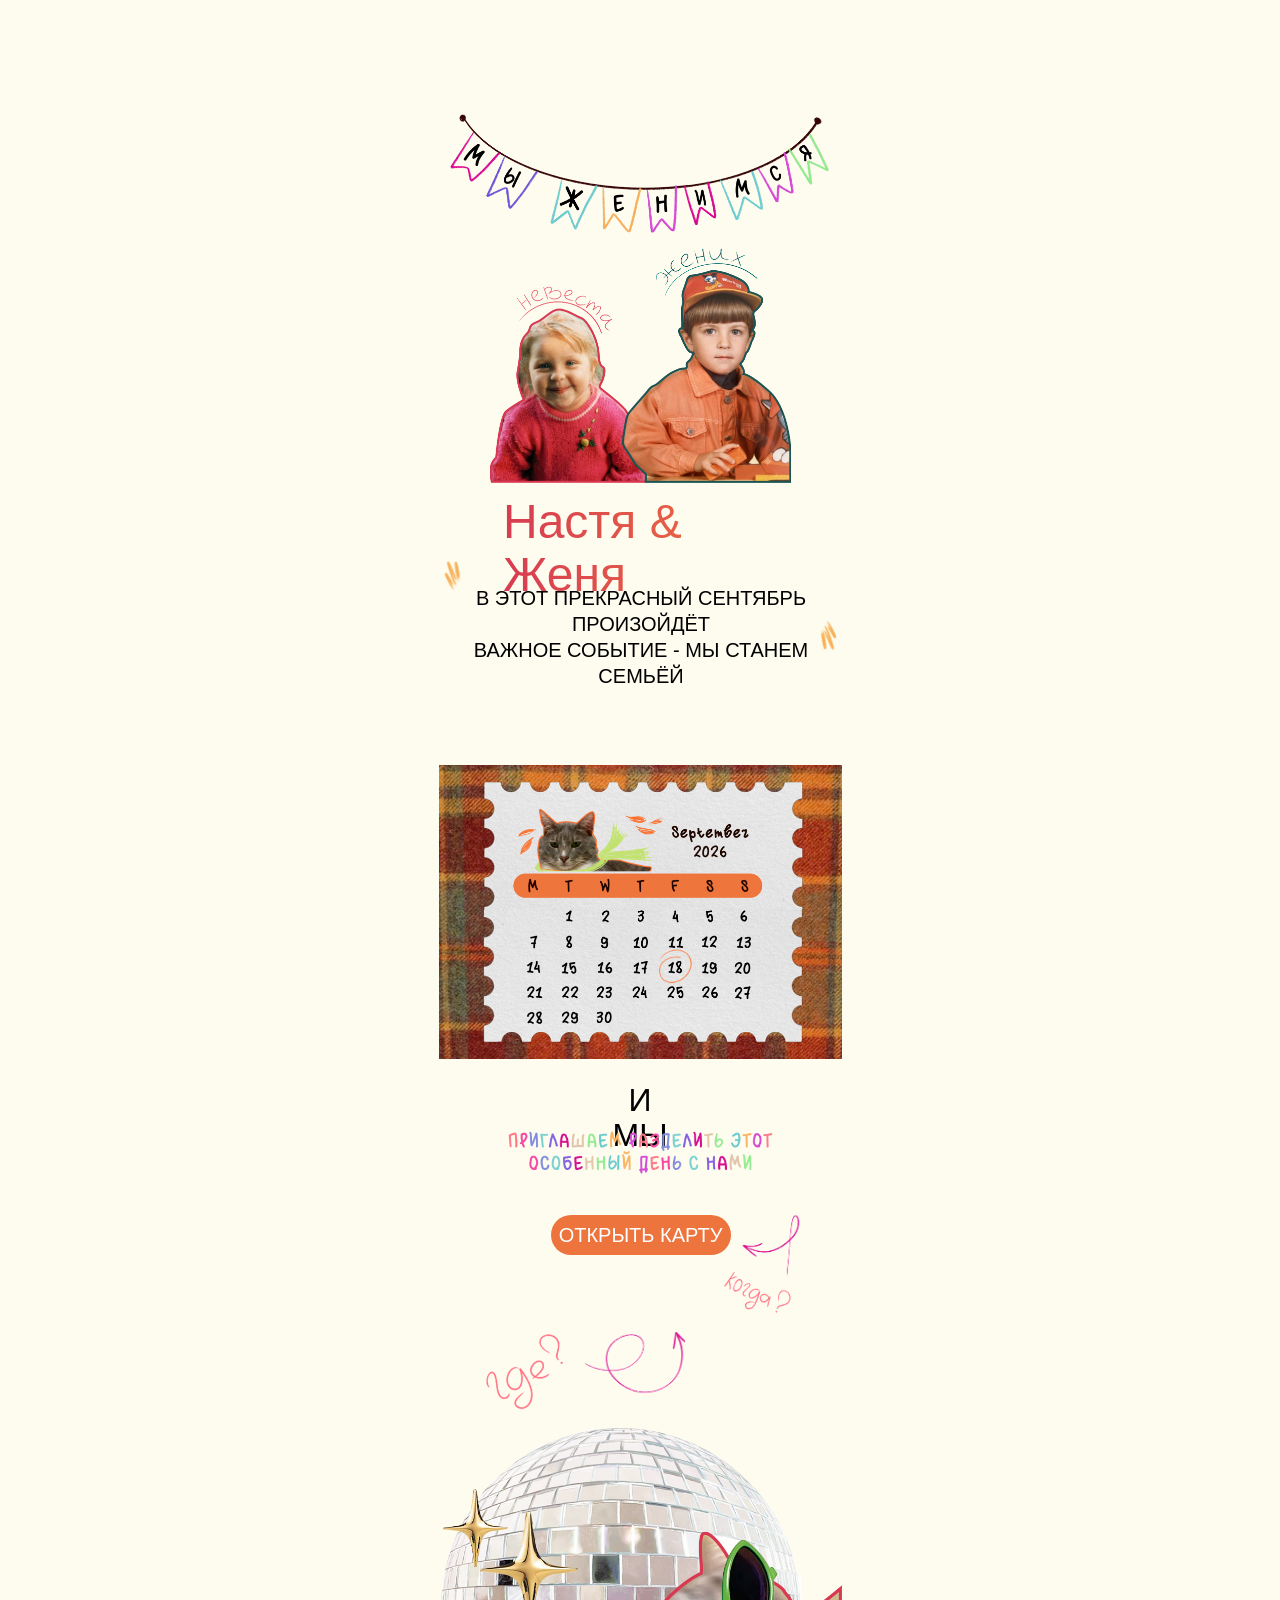
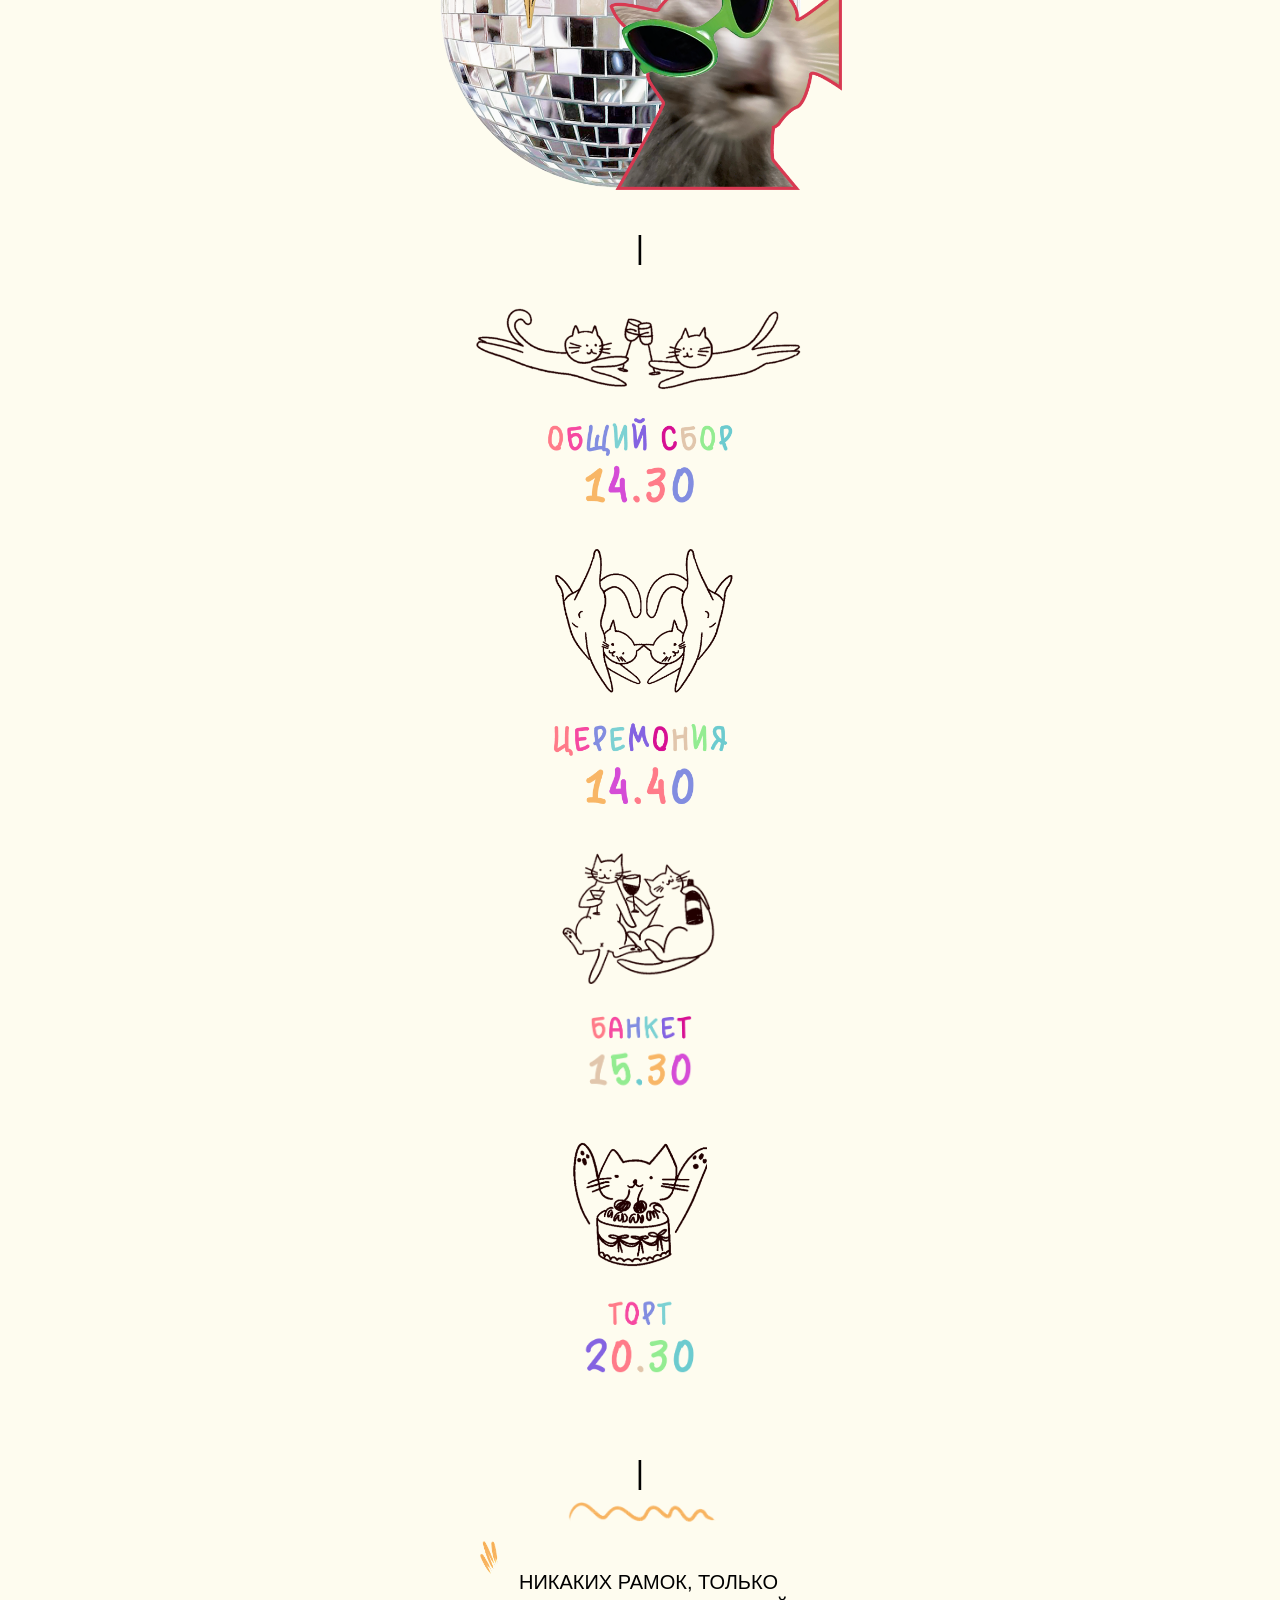
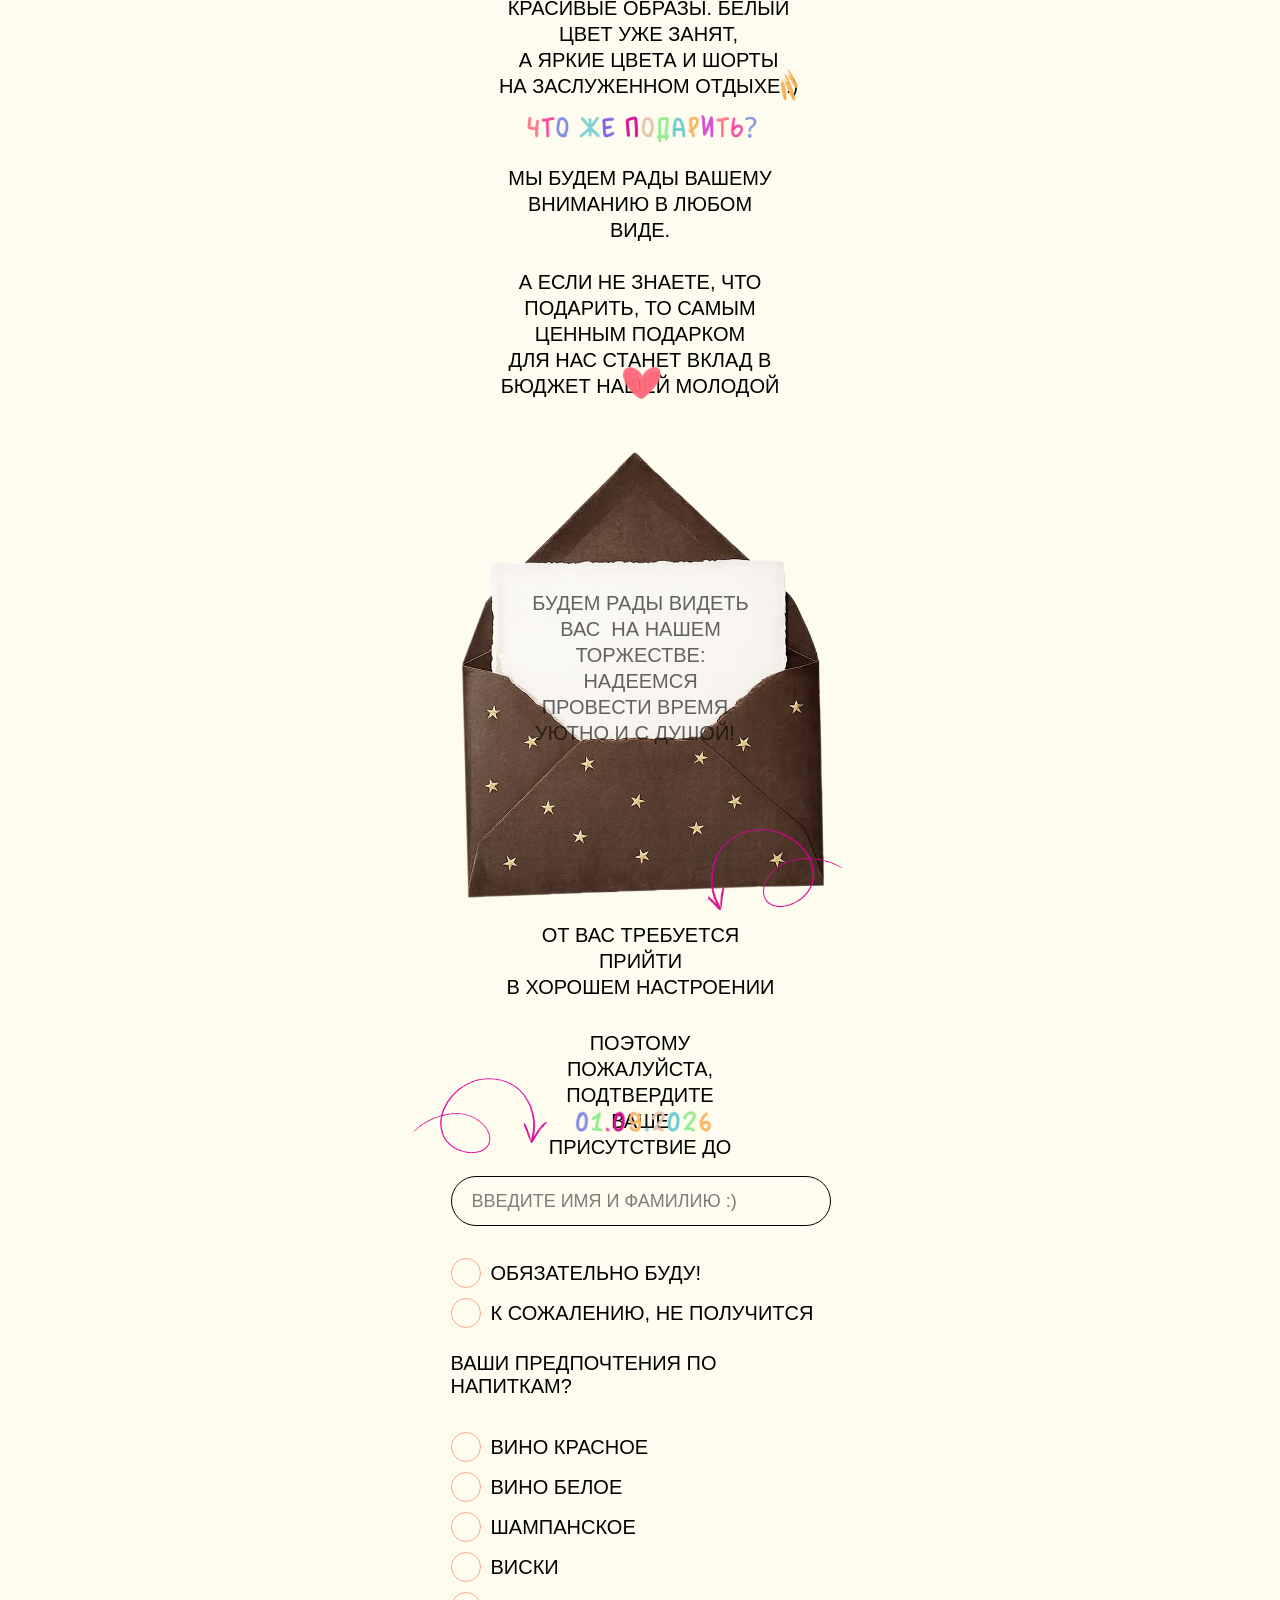
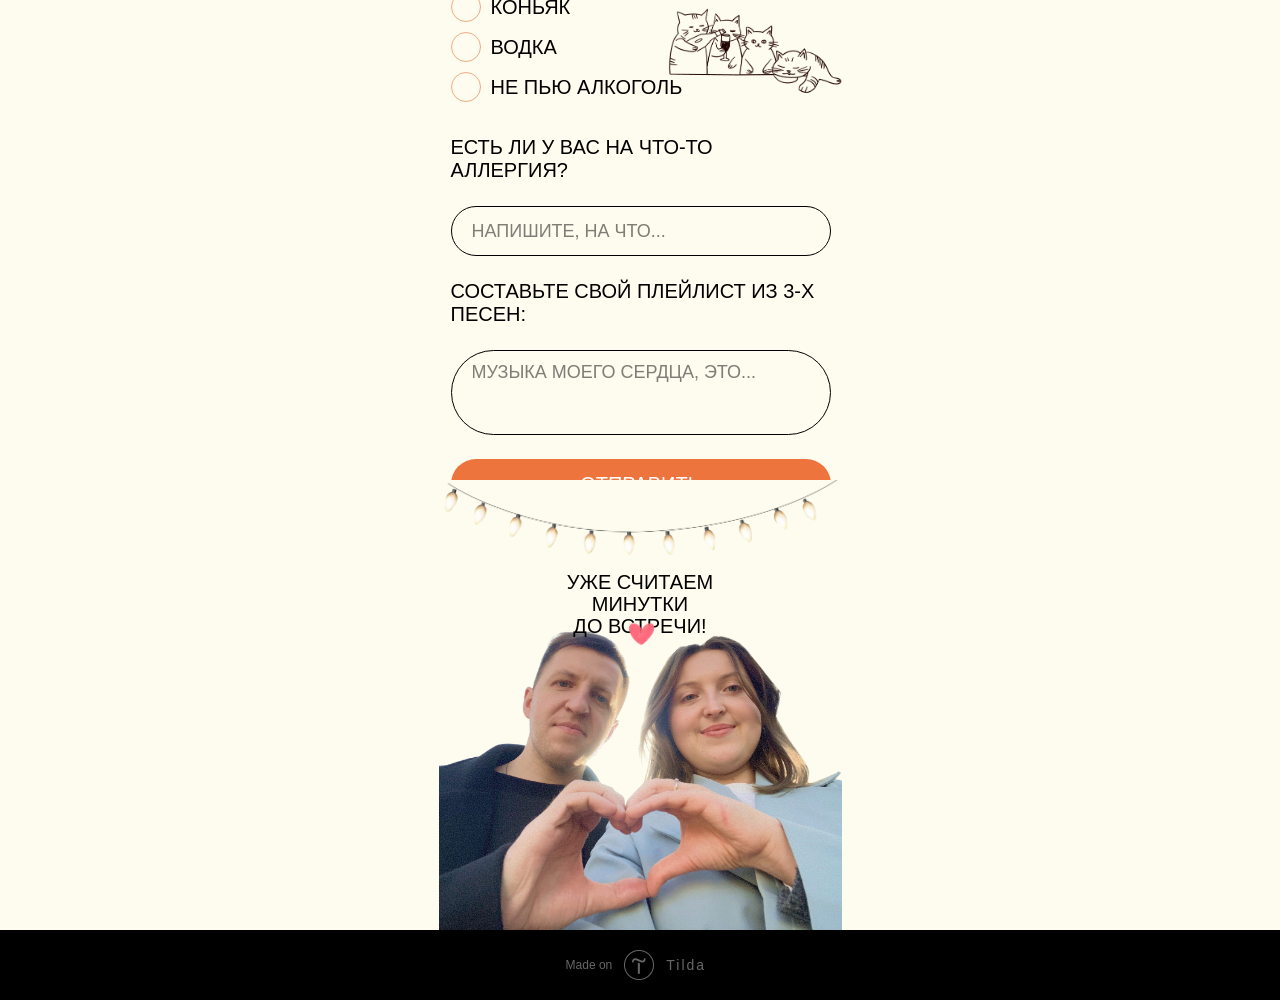
<file: page196505209.html>
<!DOCTYPE html> <html> <head> <meta charset="utf-8" /> <meta http-equiv="Content-Type" content="text/html; charset=utf-8" /> <meta name="viewport" content="width=device-width, initial-scale=1.0" /> <!--metatextblock--> <title>Настя и Женя - Мы женимся</title> <meta name="description" content="Этим прекрасным сентябрем, мы становимся семьей! Добро пожаловать!" /> <meta property="og:url" content="https://nastyajenya-wedding.tilda.ws" /> <meta property="og:title" content="Настя и Женя - Мы женимся" /> <meta property="og:description" content="Этим прекрасным сентябрем, мы становимся семьей! Добро пожаловать!" /> <meta property="og:type" content="website" /> <link rel="canonical" href="https://nastyajenya-wedding.tilda.ws"> <!--/metatextblock--> <meta name="format-detection" content="telephone=no" /> <meta http-equiv="x-dns-prefetch-control" content="on"> <link rel="dns-prefetch" href="https://ws.tildacdn.com">  <!--favicons--> <link rel="shortcut icon" href="/images/tildafavicon.ico" type="image/x-icon"/> <!--/favicons--> <!-- Assets --> <script src="https://neo.tildacdn.com/js/tilda-fallback-1.0.min.js" async charset="utf-8"></script> <link rel="stylesheet" href="/css/tilda-grid-3.0.min.css" type="text/css" media="all" onerror="this.loaderr='y';"/> <link rel="stylesheet" href="/css/tilda-blocks-page196505209.min.css?t=1787654492" type="text/css" media="all" onerror="this.loaderr='y';" /> <link rel="stylesheet" href="/css/tilda-animation-2.0.min.css" type="text/css" media="all" onerror="this.loaderr='y';" /> <link rel="stylesheet" href="/css/tilda-forms-1.0.min.css" type="text/css" media="all" onerror="this.loaderr='y';" /> <script nomodule src="/js/tilda-polyfill-1.0.min.js" charset="utf-8"></script> <script type="text/javascript">function t_onReady(func) {if(document.readyState!='loading') {func();} else {document.addEventListener('DOMContentLoaded',func);}}
function t_onFuncLoad(funcName,okFunc,time) {if(typeof window[funcName]==='function') {okFunc();} else {setTimeout(function() {t_onFuncLoad(funcName,okFunc,time);},(time||100));}}function t396_initialScale(t){var e=document.getElementById("rec"+t);if(e){var i=e.querySelector(".t396__artboard");if(i){window.tn_scale_initial_window_width||(window.tn_scale_initial_window_width=document.documentElement.clientWidth);var a=window.tn_scale_initial_window_width,r=[],n,l=i.getAttribute("data-artboard-screens");if(l){l=l.split(",");for(var o=0;o<l.length;o++)r[o]=parseInt(l[o],10)}else r=[320,480,640,960,1200];for(var o=0;o<r.length;o++){var d=r[o];a>=d&&(n=d)}var _="edit"===window.allrecords.getAttribute("data-tilda-mode"),c="center"===t396_getFieldValue(i,"valign",n,r),s="grid"===t396_getFieldValue(i,"upscale",n,r),w=t396_getFieldValue(i,"height_vh",n,r),g=t396_getFieldValue(i,"height",n,r),u=!!window.opr&&!!window.opr.addons||!!window.opera||-1!==navigator.userAgent.indexOf(" OPR/");if(!_&&c&&!s&&!w&&g&&!u){var h=parseFloat((a/n).toFixed(3)),f=[i,i.querySelector(".t396__carrier"),i.querySelector(".t396__filter")],v=Math.floor(parseInt(g,10)*h)+"px",p;i.style.setProperty("--initial-scale-height",v);for(var o=0;o<f.length;o++)f[o].style.setProperty("height","var(--initial-scale-height)");t396_scaleInitial__getElementsToScale(i).forEach((function(t){t.style.zoom=h}))}}}}function t396_scaleInitial__getElementsToScale(t){return t?Array.prototype.slice.call(t.children).filter((function(t){return t&&(t.classList.contains("t396__elem")||t.classList.contains("t396__group"))})):[]}function t396_getFieldValue(t,e,i,a){var r,n=a[a.length-1];if(!(r=i===n?t.getAttribute("data-artboard-"+e):t.getAttribute("data-artboard-"+e+"-res-"+i)))for(var l=0;l<a.length;l++){var o=a[l];if(!(o<=i)&&(r=o===n?t.getAttribute("data-artboard-"+e):t.getAttribute("data-artboard-"+e+"-res-"+o)))break}return r}window.TN_SCALE_INITIAL_VER="1.0",window.tn_scale_initial_window_width=null;</script> <script src="/js/tilda-scripts-3.0.min.js" charset="utf-8" defer onerror="this.loaderr='y';"></script> <script src="/js/tilda-blocks-page196505209.min.js?t=1787654492" charset="utf-8" async onerror="this.loaderr='y';"></script> <script src="/js/lazyload-1.3.min.export.js" charset="utf-8" async onerror="this.loaderr='y';"></script> <script src="/js/tilda-animation-2.0.min.js" charset="utf-8" async onerror="this.loaderr='y';"></script> <script src="/js/tilda-zero-1.1.min.js" charset="utf-8" async onerror="this.loaderr='y';"></script> <script src="/js/tilda-t635-typed-1.0.min.js" charset="utf-8" async onerror="this.loaderr='y';"></script> <script src="/js/tilda-forms-1.0.min.js" charset="utf-8" async onerror="this.loaderr='y';"></script> <script src="/js/tilda-zero-forms-1.0.min.js" charset="utf-8" async onerror="this.loaderr='y';"></script> <script src="/js/tilda-zero-scale-1.0.min.js" charset="utf-8" async onerror="this.loaderr='y';"></script> <script src="/js/tilda-events-1.0.min.js" charset="utf-8" async onerror="this.loaderr='y';"></script> <script type="text/javascript">window.dataLayer=window.dataLayer||[];</script> <script type="text/javascript">(function() {var ttt='cebo';var tt='oog';var re=new RegExp("bot|g" + tt + "le|yandex|baidu|bing|msn|duckduckbot|teoma|slurp|crawler|spider|robot|crawling|fa" + ttt + "ok","i");if((re.test(navigator.userAgent))===false&&typeof(sessionStorage)!='undefined'&&sessionStorage.getItem('visited')!=='y'&&document.visibilityState){var style=document.createElement('style');style.type='text/css';style.innerHTML='@media screen and (min-width: 980px) {.t-records {opacity: 0;}.t-records_animated {-webkit-transition: opacity ease-in-out .2s;-moz-transition: opacity ease-in-out .2s;-o-transition: opacity ease-in-out .2s;transition: opacity ease-in-out .2s;}.t-records.t-records_visible {opacity: 1;}}';document.getElementsByTagName('head')[0].appendChild(style);function t_setvisRecs(){var alr=document.querySelectorAll('.t-records');Array.prototype.forEach.call(alr,function(el) {el.classList.add("t-records_animated");});setTimeout(function() {Array.prototype.forEach.call(alr,function(el) {el.classList.add("t-records_visible");});sessionStorage.setItem("visited","y");},400);}
document.addEventListener('DOMContentLoaded',t_setvisRecs);}})();</script></head> <body class="t-body" style="margin:0;"> <!--allrecords--> <div id="allrecords" data-tilda-export="yes" class="t-records" data-hook="blocks-collection-content-node" data-tilda-project-id="32782109" data-tilda-page-id="196505209" data-tilda-formskey="4d643c7e4a899d64fe42d8e432782109" data-tilda-cookie="no" data-tilda-lazy="yes" data-tilda-root-zone="com" data-tilda-project-country="RU"> <div id="rec3158245501" class="r t-rec" style=" " data-animationappear="off" data-record-type="396"> <!-- T396 --> <style>#rec3158245501 .t396__artboard{min-height:550px;height:85vh;background-color:#fefcef;}#rec3158245501 .t396__filter{min-height:550px;height:85vh;}#rec3158245501 .t396__carrier{min-height:550px;height:85vh;background-position:center center;background-attachment:scroll;background-size:cover;background-repeat:no-repeat;}@media screen and (max-width:402px){#rec3158245501 .t396__artboard,#rec3158245501 .t396__filter,#rec3158245501 .t396__carrier{}#rec3158245501 .t396__filter{}#rec3158245501 .t396__carrier{background-attachment:scroll;}}#rec3158245501 .tn-elem[data-elem-id="1787152535858"]{z-index:3;top:calc(42.5vh + 275px - 255px + -175px);left:calc(50% - 150.5px + 0px);width:301px;height:255px;}#rec3158245501 .tn-elem[data-elem-id="1787152535858"] .tn-atom{border-radius:0px 0px 0px 0px;background-position:center center;background-size:cover;background-repeat:no-repeat;border-width:var(--t396-borderwidth,0);border-style:var(--t396-borderstyle,solid);border-color:var(--t396-bordercolor,transparent);transition:background-color var(--t396-speedhover,0s) ease-in-out,color var(--t396-speedhover,0s) ease-in-out,border-color var(--t396-speedhover,0s) ease-in-out,box-shadow var(--t396-shadowshoverspeed,0.2s) ease-in-out;}@media screen and (max-width:402px){#rec3158245501 .tn-elem[data-elem-id="1787152535858"]{display:table;top:calc(550px - 255px + -176px);left:calc(50% - 150.5px + 1px);width:301px;height:254px;}}#rec3158245501 .tn-elem[data-elem-id="1787152609378"]{z-index:3;top:calc(42.5vh - 275px + 0px);left:calc(50% - 201.5px + 8px);width:403px;height:145px;}#rec3158245501 .tn-elem[data-elem-id="1787152609378"] .tn-atom{border-radius:0px 0px 0px 0px;background-position:center center;background-size:cover;background-repeat:no-repeat;border-width:var(--t396-borderwidth,0);border-style:var(--t396-borderstyle,solid);border-color:var(--t396-bordercolor,transparent);transition:background-color var(--t396-speedhover,0s) ease-in-out,color var(--t396-speedhover,0s) ease-in-out,border-color var(--t396-speedhover,0s) ease-in-out,box-shadow var(--t396-shadowshoverspeed,0.2s) ease-in-out;}@media screen and (max-width:402px){#rec3158245501 .tn-elem[data-elem-id="1787152609378"]{display:table;top:0px;left:calc(50% - 200px + 4px);width:408px;height:144px;}}#rec3158245501 .tn-elem[data-elem-id="1787153445156"]{z-index:3;top:calc(42.5vh - 275px + 387px);left:calc(50% - 201.5px + 64px);width:275px;height:53px;}#rec3158245501 .tn-elem[data-elem-id="1787153445156"] .tn-atom{vertical-align:middle;color:transparent;background-image:linear-gradient(0.25turn,rgba(215,60,82,1) 0%,rgba(238,116,62,1) 100%);-webkit-background-clip:text;will-change:transform;font-size:48px;font-family:var(--t-text-font,Arial);line-height:1.1;font-weight:400;background-position:center center;border-width:var(--t396-borderwidth,0);border-style:var(--t396-borderstyle,solid);border-color:var(--t396-bordercolor,transparent);transition:background-color var(--t396-speedhover,0s) ease-in-out,color var(--t396-speedhover,0s) ease-in-out,border-color var(--t396-speedhover,0s) ease-in-out,box-shadow var(--t396-shadowshoverspeed,0.2s) ease-in-out;--t396-shadow-text-opacity:100%;text-shadow:var(--t396-shadow-text-x,0px) var(--t396-shadow-text-y,0px) var(--t396-shadow-text-blur,0px) rgba(var(--t396-shadow-text-color),var(--t396-shadow-text-opacity,100%));}@media screen and (max-width:402px){#rec3158245501 .tn-elem[data-elem-id="1787153445156"]{display:table;top:386px;left:calc(50% - 200px + 63px);width:px;}#rec3158245501 .tn-elem[data-elem-id="1787153445156"] .tn-atom{white-space:normal;background-size:cover;}}#rec3158245501 .tn-elem[data-elem-id="1787153730765"]{color:#000000;text-align:center;z-index:3;top:calc(42.5vh - 275px + 477px);left:calc(50% - 201.5px + 21px);width:363px;height:auto;}#rec3158245501 .tn-elem[data-elem-id="1787153730765"] .tn-atom{vertical-align:middle;color:#000000;font-size:20px;font-family:var(--t-text-font,Arial);line-height:1.3;font-weight:400;text-transform:uppercase;background-position:center center;border-width:var(--t396-borderwidth,0);border-style:var(--t396-borderstyle,solid);border-color:var(--t396-bordercolor,transparent);transition:background-color var(--t396-speedhover,0s) ease-in-out,color var(--t396-speedhover,0s) ease-in-out,border-color var(--t396-speedhover,0s) ease-in-out,box-shadow var(--t396-shadowshoverspeed,0.2s) ease-in-out;--t396-shadow-text-opacity:100%;text-shadow:var(--t396-shadow-text-x,0px) var(--t396-shadow-text-y,0px) var(--t396-shadow-text-blur,0px) rgba(var(--t396-shadow-text-color),var(--t396-shadow-text-opacity,100%));}@media screen and (max-width:402px){#rec3158245501 .tn-elem[data-elem-id="1787153730765"]{display:table;top:479px;left:calc(50% - 200px + 19px);width:px;height:auto;}#rec3158245501 .tn-elem[data-elem-id="1787153730765"] .tn-atom{white-space:normal;background-size:cover;}}#rec3158245501 .tn-elem[data-elem-id="1787154121049"]{z-index:3;top:calc(42.5vh - 275px + 513px);left:calc(50% - 201.5px + 379px);width:20px;height:30px;}#rec3158245501 .tn-elem[data-elem-id="1787154121049"] .tn-atom{border-radius:0px 0px 0px 0px;background-position:center center;background-size:cover;background-repeat:no-repeat;border-width:var(--t396-borderwidth,0);border-style:var(--t396-borderstyle,solid);border-color:var(--t396-bordercolor,transparent);transition:background-color var(--t396-speedhover,0s) ease-in-out,color var(--t396-speedhover,0s) ease-in-out,border-color var(--t396-speedhover,0s) ease-in-out,box-shadow var(--t396-shadowshoverspeed,0.2s) ease-in-out;-webkit-transform:rotate(180deg);-moz-transform:rotate(180deg);transform:rotate(180deg);}@media screen and (max-width:402px){#rec3158245501 .tn-elem[data-elem-id="1787154121049"]{display:table;top:522px;left:calc(50% - 200px + 375px);}}#rec3158245501 .tn-elem[data-elem-id="1787154170914000002"]{z-index:3;top:calc(42.5vh - 275px + 452px);left:calc(50% - 201.5px + 4px);width:20px;height:30px;}#rec3158245501 .tn-elem[data-elem-id="1787154170914000002"] .tn-atom{border-radius:0px 0px 0px 0px;background-position:center center;background-size:cover;background-repeat:no-repeat;border-width:var(--t396-borderwidth,0);border-style:var(--t396-borderstyle,solid);border-color:var(--t396-bordercolor,transparent);transition:background-color var(--t396-speedhover,0s) ease-in-out,color var(--t396-speedhover,0s) ease-in-out,border-color var(--t396-speedhover,0s) ease-in-out,box-shadow var(--t396-shadowshoverspeed,0.2s) ease-in-out;}@media screen and (max-width:402px){#rec3158245501 .tn-elem[data-elem-id="1787154170914000002"]{display:table;top:449px;left:calc(50% - 200px + 0px);width:20px;height:30px;}}</style> <div class='t396'> <div class="t396__artboard" data-artboard-recid="3158245501" data-artboard-screens="400,403" data-artboard-height="550" data-artboard-valign="center" data-artboard-height_vh="85" data-artboard-upscale="grid"> <div class="t396__carrier" data-artboard-recid="3158245501"></div> <div class="t396__filter" data-artboard-recid="3158245501"></div> <div class='t396__elem tn-elem tn-elem__31582455011787152535858' data-elem-id='1787152535858' data-elem-type='shape' data-field-top-value="-175" data-field-left-value="0" data-field-height-value="255" data-field-width-value="301" data-field-axisy-value="bottom" data-field-axisx-value="center" data-field-container-value="grid" data-field-topunits-value="px" data-field-leftunits-value="px" data-field-heightunits-value="px" data-field-widthunits-value="px" data-field-top-res-400-value="-176" data-field-left-res-400-value="1" data-field-height-res-400-value="254" data-field-width-res-400-value="301"> <div class='tn-atom t-bgimg' data-original="/images/tild3966-3834-4439-b531-386536353866____.png"
aria-label='' role="img"> </div> </div> <div class='t396__elem tn-elem tn-elem__31582455011787152609378 t-animate' data-elem-id='1787152609378' data-elem-type='shape' data-field-top-value="0" data-field-left-value="8" data-field-height-value="145" data-field-width-value="403" data-field-axisy-value="top" data-field-axisx-value="left" data-field-container-value="grid" data-field-topunits-value="px" data-field-leftunits-value="px" data-field-heightunits-value="px" data-field-widthunits-value="px" data-animate-style="fadeindown" data-animate-duration="1" data-animate-distance="100" data-animate-mobile="y" data-field-top-res-400-value="0" data-field-left-res-400-value="4" data-field-height-res-400-value="144" data-field-width-res-400-value="408"> <div class='tn-atom t-bgimg' data-original="/images/tild3432-3964-4831-a666-633435316364__photo.png"
aria-label='' role="img"> </div> </div> <div class='t396__elem tn-elem tn-elem__31582455011787153445156' data-elem-id='1787153445156' data-elem-type='text' data-field-top-value="387" data-field-left-value="64" data-field-height-value="53" data-field-width-value="275" data-field-axisy-value="top" data-field-axisx-value="left" data-field-container-value="grid" data-field-topunits-value="px" data-field-leftunits-value="px" data-field-heightunits-value="px" data-field-widthunits-value="px" data-animate-mobile="y" data-field-textfit-value="fixedsize" data-field-fontsize-value="48" data-field-top-res-400-value="386" data-field-left-res-400-value="63"> <div class='tn-atom'field='tn_text_1787153445156'>Настя &amp; Женя</div> </div> <div class='t396__elem tn-elem tn-elem__31582455011787153730765' data-elem-id='1787153730765' data-elem-type='text' data-field-top-value="477" data-field-left-value="21" data-field-height-value="52" data-field-width-value="363" data-field-axisy-value="top" data-field-axisx-value="left" data-field-container-value="grid" data-field-topunits-value="px" data-field-leftunits-value="px" data-field-heightunits-value="px" data-field-widthunits-value="px" data-animate-mobile="y" data-field-textfit-value="autoheight" data-field-fontsize-value="20" data-field-top-res-400-value="479" data-field-left-res-400-value="19"> <div class='tn-atom'field='tn_text_1787153730765'>в этот прекрасный сентябрь произойдёт<br />важное событие - мы станем семьёй</div> </div> <div class='t396__elem tn-elem tn-elem__31582455011787154121049 t-animate' data-elem-id='1787154121049' data-elem-type='shape' data-field-top-value="513" data-field-left-value="379" data-field-height-value="30" data-field-width-value="20" data-field-axisy-value="top" data-field-axisx-value="left" data-field-container-value="grid" data-field-topunits-value="px" data-field-leftunits-value="px" data-field-heightunits-value="px" data-field-widthunits-value="px" data-animate-style="fadeinleft" data-animate-duration="1" data-animate-distance="100" data-animate-trigger-offset="50" data-animate-mobile="y" data-field-widthmode-value="fixed" data-field-heightmode-value="fixed" data-field-top-res-400-value="522" data-field-left-res-400-value="375"> <div class='tn-atom t-bgimg' data-original="/images/tild6438-6233-4139-a239-633338303565__zvezdy_polosochki_2.png"
aria-label='' role="img"> </div> </div> <div class='t396__elem tn-elem tn-elem__31582455011787154170914000002 t-animate' data-elem-id='1787154170914000002' data-elem-type='shape' data-field-top-value="452" data-field-left-value="4" data-field-height-value="30" data-field-width-value="20" data-field-axisy-value="top" data-field-axisx-value="left" data-field-container-value="grid" data-field-topunits-value="px" data-field-leftunits-value="px" data-field-heightunits-value="px" data-field-widthunits-value="px" data-animate-style="fadeinright" data-animate-duration="1" data-animate-distance="100" data-animate-trigger-offset="50" data-animate-mobile="y" data-field-widthmode-value="fixed" data-field-heightmode-value="fixed" data-field-top-res-400-value="449" data-field-left-res-400-value="0" data-field-height-res-400-value="30" data-field-width-res-400-value="20" data-field-container-res-400-value="grid"> <div class='tn-atom t-bgimg' data-original="/images/tild6438-6233-4139-a239-633338303565__zvezdy_polosochki_2.png"
aria-label='' role="img"> </div> </div> </div> </div> <script>t_onReady(function() {t_onFuncLoad('t396_init',function() {t396_init('3158245501');});});</script> <!-- /T396 --> </div> <div id="rec3177687701" class="r t-rec" style=" " data-animationappear="off" data-record-type="396"> <!-- T396 --> <style>#rec3177687701 .t396__artboard{min-height:550px;height:0vh;background-color:#fefcef;}#rec3177687701 .t396__filter{min-height:550px;height:0vh;}#rec3177687701 .t396__carrier{min-height:550px;height:0vh;background-position:center center;background-attachment:scroll;background-size:cover;background-repeat:no-repeat;}@media screen and (max-width:402px){#rec3177687701 .t396__artboard,#rec3177687701 .t396__filter,#rec3177687701 .t396__carrier{}#rec3177687701 .t396__filter{}#rec3177687701 .t396__carrier{background-attachment:scroll;}}#rec3177687701 .tn-elem[data-elem-id="1787217645860"]{color:#000000;text-align:center;z-index:3;top:318px;left:calc(50% - 201.5px + 165px);width:73px;height:auto;}#rec3177687701 .tn-elem[data-elem-id="1787217645860"] .tn-atom{vertical-align:middle;color:#000000;font-size:32px;font-family:var(--t-text-font,Arial);line-height:1.1;font-weight:400;text-transform:uppercase;background-position:center center;border-width:var(--t396-borderwidth,0);border-style:var(--t396-borderstyle,solid);border-color:var(--t396-bordercolor,transparent);transition:background-color var(--t396-speedhover,0s) ease-in-out,color var(--t396-speedhover,0s) ease-in-out,border-color var(--t396-speedhover,0s) ease-in-out,box-shadow var(--t396-shadowshoverspeed,0.2s) ease-in-out;--t396-shadow-text-opacity:100%;text-shadow:var(--t396-shadow-text-x,0px) var(--t396-shadow-text-y,0px) var(--t396-shadow-text-blur,0px) rgba(var(--t396-shadow-text-color),var(--t396-shadow-text-opacity,100%));}@media screen and (max-width:402px){#rec3177687701 .tn-elem[data-elem-id="1787217645860"]{display:table;left:calc(50% - 200px + 164px);width:px;height:auto;}#rec3177687701 .tn-elem[data-elem-id="1787217645860"] .tn-atom{white-space:normal;background-size:cover;}}#rec3177687701 .tn-elem[data-elem-id="1787218428026"]{z-index:3;top:365px;left:calc(50% - 201.5px + 63px);width:277px;height:45px;}#rec3177687701 .tn-elem[data-elem-id="1787218428026"] .tn-atom{border-radius:0px 0px 0px 0px;background-position:center center;background-size:cover;background-repeat:no-repeat;border-width:var(--t396-borderwidth,0);border-style:var(--t396-borderstyle,solid);border-color:var(--t396-bordercolor,transparent);transition:background-color var(--t396-speedhover,0s) ease-in-out,color var(--t396-speedhover,0s) ease-in-out,border-color var(--t396-speedhover,0s) ease-in-out,box-shadow var(--t396-shadowshoverspeed,0.2s) ease-in-out;}@media screen and (max-width:402px){#rec3177687701 .tn-elem[data-elem-id="1787218428026"]{display:table;left:calc(50% - 200px + 62px);}}#rec3177687701 .tn-elem[data-elem-id="1787218473862"]{color:#ffffff;text-align:center;z-index:3;top:450px;left:calc(50% - 201.5px + 112px);width:180px;height:40px;}#rec3177687701 .tn-elem[data-elem-id="1787218473862"] .tn-atom{color:#ffffff;font-size:20px;font-family:var(--t-text-font,Arial);line-height:1.3;font-weight:400;border-radius:30px 30px 30px 30px;background-position:center center;--t396-speedhover:0.2s;transition:background-color var(--t396-speedhover,0s) ease-in-out,color var(--t396-speedhover,0s) ease-in-out,border-color var(--t396-speedhover,0s) ease-in-out,box-shadow var(--t396-shadowshoverspeed,0.2s) ease-in-out;--t396-bgcolor-color:#ee743e;--t396-bgcolor-image:none;background-color:var(--t396-bgcolor-color,transparent);-webkit-box-pack:center;-ms-flex-pack:center;justify-content:center;}#rec3177687701 .tn-elem[data-elem-id="1787218473862"] .tn-atom::after{display:none;}#rec3177687701 .tn-elem[data-elem-id="1787218473862"] .tn-atom .tn-atom__button-content{column-gap:10px;padding:0px 0px 0px 0px;}#rec3177687701 .tn-elem[data-elem-id="1787218473862"] .tn-atom .tn-atom__button-text{transition:color var(--t396-speedhover,0s) ease-in-out;color:#ffffff;}#rec3177687701 .tn-elem[data-elem-id="1787218473862"] .tn-atom .tn-atom__button-border::before{display:none;}#rec3177687701 .tn-elem[data-elem-id="1787218473862"] .tn-atom .tn-atom__button-border::after{display:none;}@media (hover),(min-width:0\0){#rec3177687701 .tn-elem[data-elem-id="1787218473862"] .tn-atom:hover::after{opacity:0;}#rec3177687701 .tn-elem[data-elem-id="1787218473862"] .tn-atom:hover{animation-name:none;}}@media screen and (max-width:402px){#rec3177687701 .tn-elem[data-elem-id="1787218473862"]{display:block;left:calc(50% - 200px + 110px);width:px;}#rec3177687701 .tn-elem[data-elem-id="1787218473862"] .tn-atom{white-space:normal;background-size:cover;background-color:var(--t396-bgcolor-color,transparent);}#rec3177687701 .tn-elem[data-elem-id="1787218473862"] .tn-atom::after{display:none;}#rec3177687701 .tn-elem[data-elem-id="1787218473862"] .tn-atom .tn-atom__button-text{overflow:visible;}#rec3177687701 .tn-elem[data-elem-id="1787218473862"] .tn-atom .tn-atom__button-border::before{display:none;}#rec3177687701 .tn-elem[data-elem-id="1787218473862"] .tn-atom .tn-atom__button-border::after{display:none;}@media (hover),(min-width:0\0){#rec3177687701 .tn-elem[data-elem-id="1787218473862"] .tn-atom:hover::after{opacity:0;}#rec3177687701 .tn-elem[data-elem-id="1787218473862"] .tn-atom:hover{animation-name:none;}}}#rec3177687701 .tn-elem[data-elem-id="1787218613726"]{z-index:3;top:426px;left:calc(50% - 201.5px + 283px);width:111px;height:90px;}#rec3177687701 .tn-elem[data-elem-id="1787218613726"] .tn-atom{border-radius:0px 0px 0px 0px;background-position:center center;background-size:cover;background-repeat:no-repeat;border-width:var(--t396-borderwidth,0);border-style:var(--t396-borderstyle,solid);border-color:var(--t396-bordercolor,transparent);transition:background-color var(--t396-speedhover,0s) ease-in-out,color var(--t396-speedhover,0s) ease-in-out,border-color var(--t396-speedhover,0s) ease-in-out,box-shadow var(--t396-shadowshoverspeed,0.2s) ease-in-out;}@media screen and (max-width:402px){#rec3177687701 .tn-elem[data-elem-id="1787218613726"]{display:table;left:calc(50% - 200px + 283px);}}#rec3177687701 .tn-elem[data-elem-id="1787218684858"]{z-index:3;top:503px;left:calc(50% - 201.5px + 272px);width:96px;height:47px;}#rec3177687701 .tn-elem[data-elem-id="1787218684858"] .tn-atom{border-radius:0px 0px 0px 0px;background-position:center center;background-size:cover;background-repeat:no-repeat;border-width:var(--t396-borderwidth,0);border-style:var(--t396-borderstyle,solid);border-color:var(--t396-bordercolor,transparent);transition:background-color var(--t396-speedhover,0s) ease-in-out,color var(--t396-speedhover,0s) ease-in-out,border-color var(--t396-speedhover,0s) ease-in-out,box-shadow var(--t396-shadowshoverspeed,0.2s) ease-in-out;-webkit-transform:rotate(5deg);-moz-transform:rotate(5deg);transform:rotate(5deg);}@media screen and (max-width:402px){#rec3177687701 .tn-elem[data-elem-id="1787218684858"]{display:table;left:calc(50% - 200px + 272px);}}#rec3177687701 .tn-elem[data-elem-id="1787306060714"]{z-index:3;top:0px;left:calc(50% - 201.5px + 0px);width:403px;height:294px;}#rec3177687701 .tn-elem[data-elem-id="1787306060714"] .tn-atom{border-radius:0px 0px 0px 0px;background-position:center center;background-size:cover;background-repeat:no-repeat;border-width:var(--t396-borderwidth,0);border-style:var(--t396-borderstyle,solid);border-color:var(--t396-bordercolor,transparent);transition:background-color var(--t396-speedhover,0s) ease-in-out,color var(--t396-speedhover,0s) ease-in-out,border-color var(--t396-speedhover,0s) ease-in-out,box-shadow var(--t396-shadowshoverspeed,0.2s) ease-in-out;}@media screen and (max-width:402px){#rec3177687701 .tn-elem[data-elem-id="1787306060714"]{display:table;left:calc(50% - 200px + 0px);}}#rec3177687701 .tn-elem[data-elem-id="1787306111829"]{z-index:3;top:182px;left:calc(50% - 201.5px + 216px);width:39px;height:39px;}#rec3177687701 .tn-elem[data-elem-id="1787306111829"] .tn-atom{border-radius:0px 0px 0px 0px;background-position:center center;background-size:cover;background-repeat:no-repeat;border-width:var(--t396-borderwidth,0);border-style:var(--t396-borderstyle,solid);border-color:var(--t396-bordercolor,transparent);transition:background-color var(--t396-speedhover,0s) ease-in-out,color var(--t396-speedhover,0s) ease-in-out,border-color var(--t396-speedhover,0s) ease-in-out,box-shadow var(--t396-shadowshoverspeed,0.2s) ease-in-out;}@media screen and (max-width:402px){#rec3177687701 .tn-elem[data-elem-id="1787306111829"]{display:table;left:calc(50% - 200px + 216px);}}</style> <div class='t396'> <div class="t396__artboard" data-artboard-recid="3177687701" data-artboard-screens="400,403" data-artboard-height="550" data-artboard-valign="center" data-artboard-upscale="grid"> <div class="t396__carrier" data-artboard-recid="3177687701"></div> <div class="t396__filter" data-artboard-recid="3177687701"></div> <div class='t396__elem tn-elem tn-elem__31776877011787217645860' data-elem-id='1787217645860' data-elem-type='text' data-field-top-value="318" data-field-left-value="165" data-field-height-value="35" data-field-width-value="73" data-field-axisy-value="top" data-field-axisx-value="left" data-field-container-value="grid" data-field-topunits-value="px" data-field-leftunits-value="px" data-field-heightunits-value="px" data-field-widthunits-value="px" data-animate-mobile="y" data-field-textfit-value="autoheight" data-field-fontsize-value="32" data-field-left-res-400-value="164"> <div class='tn-atom'field='tn_text_1787217645860'>и мы</div> </div> <div class='t396__elem tn-elem tn-elem__31776877011787218428026' data-elem-id='1787218428026' data-elem-type='shape' data-field-top-value="365" data-field-left-value="63" data-field-height-value="45" data-field-width-value="277" data-field-axisy-value="top" data-field-axisx-value="left" data-field-container-value="grid" data-field-topunits-value="px" data-field-leftunits-value="px" data-field-heightunits-value="px" data-field-widthunits-value="px" data-field-widthmode-value="fixed" data-field-heightmode-value="fixed" data-field-left-res-400-value="62"> <div class='tn-atom t-bgimg' data-original="/images/tild3838-3431-4030-b938-636330613766__photo.png"
aria-label='' role="img"> </div> </div> <div class='t396__elem tn-elem tn-elem__31776877011787218473862' data-elem-id='1787218473862' data-elem-type='button' data-field-top-value="450" data-field-left-value="112" data-field-height-value="40" data-field-width-value="180" data-field-axisy-value="top" data-field-axisx-value="left" data-field-container-value="grid" data-field-topunits-value="px" data-field-leftunits-value="px" data-field-heightunits-value="px" data-field-widthunits-value="px" data-field-textfit-value="fixedsize" data-field-widthmode-value="fixed" data-field-heightmode-value="fixed" data-field-fontsize-value="20" data-field-left-res-400-value="110"> <a class='tn-atom' href="https://yandex.ru/profile/-/CTDUIX7B"> <div class='tn-atom__button-content'> <span class="tn-atom__button-text">ОТКРЫТЬ КАРТУ</span> </div> <span class="tn-atom__button-border"></span> </a> </div> <div class='t396__elem tn-elem tn-elem__31776877011787218613726 t-animate' data-elem-id='1787218613726' data-elem-type='shape' data-field-top-value="426" data-field-left-value="283" data-field-height-value="90" data-field-width-value="111" data-field-axisy-value="top" data-field-axisx-value="left" data-field-container-value="grid" data-field-topunits-value="px" data-field-leftunits-value="px" data-field-heightunits-value="px" data-field-widthunits-value="px" data-animate-style="fadeinleft" data-animate-duration="1" data-animate-distance="100" data-animate-trigger-offset="120" data-animate-mobile="y"> <div class='tn-atom t-bgimg' data-original="/images/tild6136-6331-4937-b938-363665333338__strelochki_3.png"
aria-label='' role="img"> </div> </div> <div class='t396__elem tn-elem tn-elem__31776877011787218684858 t-animate' data-elem-id='1787218684858' data-elem-type='shape' data-field-top-value="503" data-field-left-value="272" data-field-height-value="47" data-field-width-value="96" data-field-axisy-value="top" data-field-axisx-value="left" data-field-container-value="grid" data-field-topunits-value="px" data-field-leftunits-value="px" data-field-heightunits-value="px" data-field-widthunits-value="px" data-animate-style="fadeinup" data-animate-duration="1" data-animate-distance="100" data-animate-trigger-offset="120" data-animate-mobile="y"> <div class='tn-atom t-bgimg' data-original="/images/tild3965-3562-4334-b363-626134396438__voprosy_2.png"
aria-label='' role="img"> </div> </div> <div class='t396__elem tn-elem tn-elem__31776877011787306060714' data-elem-id='1787306060714' data-elem-type='shape' data-field-top-value="0" data-field-left-value="0" data-field-height-value="294" data-field-width-value="403" data-field-axisy-value="top" data-field-axisx-value="left" data-field-container-value="grid" data-field-topunits-value="px" data-field-leftunits-value="px" data-field-heightunits-value="px" data-field-widthunits-value="px"> <div class='tn-atom t-bgimg' data-original="/images/tild6435-6631-4263-b530-623262396631__photo.png"
aria-label='' role="img"> </div> </div> <div class='t396__elem tn-elem tn-elem__31776877011787306111829 t-animate' data-elem-id='1787306111829' data-elem-type='shape' data-field-top-value="182" data-field-left-value="216" data-field-height-value="39" data-field-width-value="39" data-field-axisy-value="top" data-field-axisx-value="left" data-field-container-value="grid" data-field-topunits-value="px" data-field-leftunits-value="px" data-field-heightunits-value="px" data-field-widthunits-value="px" data-animate-style="zoomin" data-animate-duration="1" data-animate-scale="1.2" data-animate-trigger-offset="100"> <div class='tn-atom t-bgimg' data-original="/images/tild3230-3966-4631-b731-633834353266__obvodka_1.png"
aria-label='' role="img"> </div> </div> </div> </div> <script>t_onReady(function() {t_onFuncLoad('t396_init',function() {t396_init('3177687701');});});</script> <!-- /T396 --> </div> <div id="rec3178832701" class="r t-rec t-rec_pb_0" style="padding-bottom:0px;background-color:#fefcef; " data-animationappear="off" data-record-type="396" data-bg-color="#fefcef"> <!-- T396 --> <style>#rec3178832701 .t396__artboard{min-height:550px;height:0vh;background-color:#fefcef;}#rec3178832701 .t396__filter{min-height:550px;height:0vh;}#rec3178832701 .t396__carrier{min-height:550px;height:0vh;background-position:center center;background-attachment:scroll;background-size:cover;background-repeat:no-repeat;}@media screen and (max-width:402px){#rec3178832701 .t396__artboard,#rec3178832701 .t396__filter,#rec3178832701 .t396__carrier{}#rec3178832701 .t396__filter{}#rec3178832701 .t396__carrier{background-attachment:scroll;}}#rec3178832701 .tn-elem[data-elem-id="1787218855229"]{z-index:3;top:0px;left:calc(50% - 201.5px + 146px);width:100px;height:100px;}#rec3178832701 .tn-elem[data-elem-id="1787218855229"] .tn-atom{border-radius:0px 0px 0px 0px;background-position:center center;background-size:cover;background-repeat:no-repeat;border-width:var(--t396-borderwidth,0);border-style:var(--t396-borderstyle,solid);border-color:var(--t396-bordercolor,transparent);transition:background-color var(--t396-speedhover,0s) ease-in-out,color var(--t396-speedhover,0s) ease-in-out,border-color var(--t396-speedhover,0s) ease-in-out,box-shadow var(--t396-shadowshoverspeed,0.2s) ease-in-out;}@media screen and (max-width:402px){#rec3178832701 .tn-elem[data-elem-id="1787218855229"]{display:table;left:calc(50% - 200px + 150px);}}#rec3178832701 .tn-elem[data-elem-id="1787218913266"]{z-index:3;top:10px;left:calc(50% - 201.5px + 35px);width:100px;height:100px;}#rec3178832701 .tn-elem[data-elem-id="1787218913266"] .tn-atom{border-radius:0px 0px 0px 0px;background-position:center center;background-size:cover;background-repeat:no-repeat;border-width:var(--t396-borderwidth,0);border-style:var(--t396-borderstyle,solid);border-color:var(--t396-bordercolor,transparent);transition:background-color var(--t396-speedhover,0s) ease-in-out,color var(--t396-speedhover,0s) ease-in-out,border-color var(--t396-speedhover,0s) ease-in-out,box-shadow var(--t396-shadowshoverspeed,0.2s) ease-in-out;-webkit-transform:rotate(5deg);-moz-transform:rotate(5deg);transform:rotate(5deg);}@media screen and (max-width:402px){#rec3178832701 .tn-elem[data-elem-id="1787218913266"]{display:table;left:calc(50% - 200px + 35px);}}#rec3178832701 .tn-elem[data-elem-id="1787219058358"]{z-index:3;top:112px;left:calc(50% - 201.5px + 0px);width:403px;height:363px;}#rec3178832701 .tn-elem[data-elem-id="1787219058358"] .tn-atom{border-radius:0px 0px 0px 0px;background-position:center center;background-size:cover;background-repeat:no-repeat;border-width:var(--t396-borderwidth,0);border-style:var(--t396-borderstyle,solid);border-color:var(--t396-bordercolor,transparent);transition:background-color var(--t396-speedhover,0s) ease-in-out,color var(--t396-speedhover,0s) ease-in-out,border-color var(--t396-speedhover,0s) ease-in-out,box-shadow var(--t396-shadowshoverspeed,0.2s) ease-in-out;}@media screen and (max-width:402px){#rec3178832701 .tn-elem[data-elem-id="1787219058358"]{display:table;left:calc(50% - 200px + -2px);}}#rec3178832701 .tn-elem[data-elem-id="1787219188236000001"]{color:#000000;text-align:center;z-index:3;top:515px;left:calc(50% - 201.5px + 43px);width:317px;height:auto;}#rec3178832701 .tn-elem[data-elem-id="1787219188236000001"] .tn-atom{vertical-align:middle;color:#000000;font-size:32px;font-family:var(--t-text-font,Arial);line-height:1.1;font-weight:400;text-transform:uppercase;background-position:center center;border-width:var(--t396-borderwidth,0);border-style:var(--t396-borderstyle,solid);border-color:var(--t396-bordercolor,transparent);transition:background-color var(--t396-speedhover,0s) ease-in-out,color var(--t396-speedhover,0s) ease-in-out,border-color var(--t396-speedhover,0s) ease-in-out,box-shadow var(--t396-shadowshoverspeed,0.2s) ease-in-out;--t396-shadow-text-opacity:100%;text-shadow:var(--t396-shadow-text-x,0px) var(--t396-shadow-text-y,0px) var(--t396-shadow-text-blur,0px) rgba(var(--t396-shadow-text-color),var(--t396-shadow-text-opacity,100%));}@media screen and (max-width:402px){#rec3178832701 .tn-elem[data-elem-id="1787219188236000001"]{display:table;top:515px;left:calc(50% - 200px + 41px);width:px;height:auto;}#rec3178832701 .tn-elem[data-elem-id="1787219188236000001"] .tn-atom{white-space:normal;background-size:cover;}}</style> <div class='t396'> <div class="t396__artboard" data-artboard-recid="3178832701" data-artboard-screens="400,403" data-artboard-height="550" data-artboard-valign="center" data-artboard-upscale="grid"> <div class="t396__carrier" data-artboard-recid="3178832701"></div> <div class="t396__filter" data-artboard-recid="3178832701"></div> <div class='t396__elem tn-elem tn-elem__31788327011787218855229 t-animate' data-elem-id='1787218855229' data-elem-type='shape' data-field-top-value="0" data-field-left-value="146" data-field-height-value="100" data-field-width-value="100" data-field-axisy-value="top" data-field-axisx-value="left" data-field-container-value="grid" data-field-topunits-value="px" data-field-leftunits-value="px" data-field-heightunits-value="px" data-field-widthunits-value="px" data-animate-style="fadeinup" data-animate-duration="1" data-animate-distance="100" data-animate-trigger-offset="150" data-animate-mobile="y" data-field-left-res-400-value="150"> <div class='tn-atom t-bgimg' data-original="/images/tild3331-3934-4262-a665-353862643361__strelochki_2.png"
aria-label='' role="img"> </div> </div> <div class='t396__elem tn-elem tn-elem__31788327011787218913266 t-animate' data-elem-id='1787218913266' data-elem-type='shape' data-field-top-value="10" data-field-left-value="35" data-field-height-value="100" data-field-width-value="100" data-field-axisy-value="top" data-field-axisx-value="left" data-field-container-value="grid" data-field-topunits-value="px" data-field-leftunits-value="px" data-field-heightunits-value="px" data-field-widthunits-value="px" data-animate-style="fadeinright" data-animate-duration="1" data-animate-distance="100" data-animate-trigger-offset="150" data-animate-mobile="y"> <div class='tn-atom t-bgimg' data-original="/images/tild6132-3961-4362-b362-343538323633__voprosy_1.png"
aria-label='' role="img"> </div> </div> <div class='t396__elem tn-elem tn-elem__31788327011787219058358' data-elem-id='1787219058358' data-elem-type='shape' data-field-top-value="112" data-field-left-value="0" data-field-height-value="363" data-field-width-value="403" data-field-axisy-value="top" data-field-axisx-value="left" data-field-container-value="grid" data-field-topunits-value="px" data-field-leftunits-value="px" data-field-heightunits-value="px" data-field-widthunits-value="px" data-field-heightmode-value="fixed" data-field-left-res-400-value="-2"> <div class='tn-atom t-bgimg' data-original="/images/tild6239-3433-4331-b866-653036343134__-.png"
aria-label='' role="img"> </div> </div> <div class='t396__elem tn-elem tn-elem__31788327011787219188236000001' data-elem-id='1787219188236000001' data-elem-type='text' data-field-top-value="515" data-field-left-value="43" data-field-height-value="35" data-field-width-value="317" data-field-axisy-value="top" data-field-axisx-value="left" data-field-container-value="grid" data-field-topunits-value="px" data-field-leftunits-value="px" data-field-heightunits-value="px" data-field-widthunits-value="px" data-animate-mobile="y" data-field-textfit-value="autoheight" data-field-fontsize-value="32" data-field-top-res-400-value="515" data-field-left-res-400-value="41"> <div class='tn-atom'field='tn_text_1787219188236000001'>|</div> </div> </div> </div> <script>t_onReady(function() {t_onFuncLoad('t396_init',function() {t396_init('3178832701');});});</script> <!-- /T396 --> </div> <div id="rec3212567801" class="r t-rec" style=" " data-animationappear="off" data-record-type="635"> <!-- t635 --> <div
class="t635__textholder" data-recid="3178832701" data-text1="РАСПИСАНИЕ ДНЯ Х" data-speed="80" data-backspacing-delay="500"></div> <script>t_onReady(function() {t_onFuncLoad('t635_init',function() {t635_init('3212567801','#000000','#000000');});});</script> </div> <div id="rec3209389401" class="r t-rec" style=" " data-animationappear="off" data-record-type="396"> <!-- T396 --> <style>#rec3209389401 .t396__artboard{min-height:550px;height:50vh;background-color:#fefcef;}#rec3209389401 .t396__filter{min-height:550px;height:50vh;}#rec3209389401 .t396__carrier{min-height:550px;height:50vh;background-position:center center;background-attachment:scroll;background-size:cover;background-repeat:no-repeat;}@media screen and (max-width:402px){#rec3209389401 .t396__artboard,#rec3209389401 .t396__filter,#rec3209389401 .t396__carrier{}#rec3209389401 .t396__filter{}#rec3209389401 .t396__carrier{background-attachment:scroll;}}#rec3209389401 .tn-elem[data-elem-id="1787302149462"]{z-index:3;top:calc(25vh - 275px + 40px);left:calc(50% - 201.5px + 35px);width:333px;height:85px;}#rec3209389401 .tn-elem[data-elem-id="1787302149462"] .tn-atom{border-radius:0px 0px 0px 0px;background-position:center center;background-size:cover;background-repeat:no-repeat;border-width:var(--t396-borderwidth,0);border-style:var(--t396-borderstyle,solid);border-color:var(--t396-bordercolor,transparent);transition:background-color var(--t396-speedhover,0s) ease-in-out,color var(--t396-speedhover,0s) ease-in-out,border-color var(--t396-speedhover,0s) ease-in-out,box-shadow var(--t396-shadowshoverspeed,0.2s) ease-in-out;}@media screen and (max-width:402px){#rec3209389401 .tn-elem[data-elem-id="1787302149462"]{display:table;top:20px;left:calc(50% - 200px + 33px);}}#rec3209389401 .tn-elem[data-elem-id="1787302453458"]{z-index:3;top:calc(25vh - 275px + 149px);left:calc(50% - 201.5px + 107px);width:192px;height:89px;}#rec3209389401 .tn-elem[data-elem-id="1787302453458"] .tn-atom{border-radius:0px 0px 0px 0px;background-position:center center;background-size:cover;background-repeat:no-repeat;border-width:var(--t396-borderwidth,0);border-style:var(--t396-borderstyle,solid);border-color:var(--t396-bordercolor,transparent);transition:background-color var(--t396-speedhover,0s) ease-in-out,color var(--t396-speedhover,0s) ease-in-out,border-color var(--t396-speedhover,0s) ease-in-out,box-shadow var(--t396-shadowshoverspeed,0.2s) ease-in-out;}@media screen and (max-width:402px){#rec3209389401 .tn-elem[data-elem-id="1787302453458"]{display:table;top:129px;left:calc(50% - 200px + 104px);}}#rec3209389401 .tn-elem[data-elem-id="1787302904241"]{z-index:3;top:calc(25vh - 275px + 452px);left:calc(50% - 201.5px + 105px);width:192px;height:89px;}#rec3209389401 .tn-elem[data-elem-id="1787302904241"] .tn-atom{border-radius:0px 0px 0px 0px;background-position:center center;background-size:cover;background-repeat:no-repeat;border-width:var(--t396-borderwidth,0);border-style:var(--t396-borderstyle,solid);border-color:var(--t396-bordercolor,transparent);transition:background-color var(--t396-speedhover,0s) ease-in-out,color var(--t396-speedhover,0s) ease-in-out,border-color var(--t396-speedhover,0s) ease-in-out,box-shadow var(--t396-shadowshoverspeed,0.2s) ease-in-out;}@media screen and (max-width:402px){#rec3209389401 .tn-elem[data-elem-id="1787302904241"]{display:table;top:432px;left:calc(50% - 200px + 104px);}}#rec3209389401 .tn-elem[data-elem-id="1787302540534"]{z-index:3;top:calc(25vh - 275px + 278px);left:calc(50% - 201.5px + 101px);width:201px;height:150px;}#rec3209389401 .tn-elem[data-elem-id="1787302540534"] .tn-atom{border-radius:0px 0px 0px 0px;background-position:center center;background-size:cover;background-repeat:no-repeat;border-width:var(--t396-borderwidth,0);border-style:var(--t396-borderstyle,solid);border-color:var(--t396-bordercolor,transparent);transition:background-color var(--t396-speedhover,0s) ease-in-out,color var(--t396-speedhover,0s) ease-in-out,border-color var(--t396-speedhover,0s) ease-in-out,box-shadow var(--t396-shadowshoverspeed,0.2s) ease-in-out;}@media screen and (max-width:402px){#rec3209389401 .tn-elem[data-elem-id="1787302540534"]{display:table;top:258px;left:calc(50% - 200px + 99px);}}</style> <div class='t396'> <div class="t396__artboard" data-artboard-recid="3209389401" data-artboard-screens="400,403" data-artboard-height="550" data-artboard-valign="center" data-artboard-height_vh="50" data-artboard-upscale="grid"> <div class="t396__carrier" data-artboard-recid="3209389401"></div> <div class="t396__filter" data-artboard-recid="3209389401"></div> <div class='t396__elem tn-elem tn-elem__32093894011787302149462' data-elem-id='1787302149462' data-elem-type='shape' data-field-top-value="40" data-field-left-value="35" data-field-height-value="85" data-field-width-value="333" data-field-axisy-value="top" data-field-axisx-value="left" data-field-container-value="grid" data-field-topunits-value="px" data-field-leftunits-value="px" data-field-heightunits-value="px" data-field-widthunits-value="px" data-field-top-res-400-value="20" data-field-left-res-400-value="33"> <div class='tn-atom t-bgimg' data-original="/images/tild3036-3830-4633-b934-346663653132__kotyki_1.png"
aria-label='' role="img"> </div> </div> <div class='t396__elem tn-elem tn-elem__32093894011787302453458' data-elem-id='1787302453458' data-elem-type='shape' data-field-top-value="149" data-field-left-value="107" data-field-height-value="89" data-field-width-value="192" data-field-axisy-value="top" data-field-axisx-value="left" data-field-container-value="grid" data-field-topunits-value="px" data-field-leftunits-value="px" data-field-heightunits-value="px" data-field-widthunits-value="px" data-field-top-res-400-value="129" data-field-left-res-400-value="104"> <div class='tn-atom t-bgimg' data-original="/images/tild6265-6435-4137-b731-346438666234__1.png"
aria-label='' role="img"> </div> </div> <div class='t396__elem tn-elem tn-elem__32093894011787302904241' data-elem-id='1787302904241' data-elem-type='shape' data-field-top-value="452" data-field-left-value="105" data-field-height-value="89" data-field-width-value="192" data-field-axisy-value="top" data-field-axisx-value="left" data-field-container-value="grid" data-field-topunits-value="px" data-field-leftunits-value="px" data-field-heightunits-value="px" data-field-widthunits-value="px" data-field-top-res-400-value="432" data-field-left-res-400-value="104"> <div class='tn-atom t-bgimg' data-original="/images/tild3132-6461-4838-b766-373564376238__2.png"
aria-label='' role="img"> </div> </div> <div class='t396__elem tn-elem tn-elem__32093894011787302540534' data-elem-id='1787302540534' data-elem-type='shape' data-field-top-value="278" data-field-left-value="101" data-field-height-value="150" data-field-width-value="201" data-field-axisy-value="top" data-field-axisx-value="left" data-field-container-value="grid" data-field-topunits-value="px" data-field-leftunits-value="px" data-field-heightunits-value="px" data-field-widthunits-value="px" data-field-top-res-400-value="258" data-field-left-res-400-value="99"> <div class='tn-atom t-bgimg' data-original="/images/tild3663-3465-4366-b834-663830333961__kotyki_3.png"
aria-label='' role="img"> </div> </div> </div> </div> <script>t_onReady(function() {t_onFuncLoad('t396_init',function() {t396_init('3209389401');});});</script> <!-- /T396 --> </div> <div id="rec3215588701" class="r t-rec t-rec_pt_15 t-rec_pb_15" style="padding-top:15px;padding-bottom:15px;background-color:#fefcef; " data-animationappear="off" data-record-type="396" data-bg-color="#fefcef"> <!-- T396 --> <style>#rec3215588701 .t396__artboard{min-height:550px;height:50vh;background-color:#fefcef;}#rec3215588701 .t396__filter{min-height:550px;height:50vh;}#rec3215588701 .t396__carrier{min-height:550px;height:50vh;background-position:center center;background-attachment:scroll;background-size:cover;background-repeat:no-repeat;}@media screen and (max-width:402px){#rec3215588701 .t396__artboard,#rec3215588701 .t396__filter,#rec3215588701 .t396__carrier{}#rec3215588701 .t396__filter{}#rec3215588701 .t396__carrier{background-attachment:scroll;}}#rec3215588701 .tn-elem[data-elem-id="1787303301811"]{z-index:3;top:calc(25vh - 275px + 11px);left:calc(50% - 201.5px + 118px);width:166px;height:143px;}#rec3215588701 .tn-elem[data-elem-id="1787303301811"] .tn-atom{border-radius:0px 0px 0px 0px;background-position:center center;background-size:cover;background-repeat:no-repeat;border-width:var(--t396-borderwidth,0);border-style:var(--t396-borderstyle,solid);border-color:var(--t396-bordercolor,transparent);transition:background-color var(--t396-speedhover,0s) ease-in-out,color var(--t396-speedhover,0s) ease-in-out,border-color var(--t396-speedhover,0s) ease-in-out,box-shadow var(--t396-shadowshoverspeed,0.2s) ease-in-out;}@media screen and (max-width:402px){#rec3215588701 .tn-elem[data-elem-id="1787303301811"]{display:table;top:9px;left:calc(50% - 200px + 117px);}}#rec3215588701 .tn-elem[data-elem-id="1787303494712"]{z-index:3;top:calc(25vh - 275px + 178px);left:calc(50% - 201.5px + 140px);width:124px;height:82px;}#rec3215588701 .tn-elem[data-elem-id="1787303494712"] .tn-atom{border-radius:0px 0px 0px 0px;background-position:center center;background-size:cover;background-repeat:no-repeat;border-width:var(--t396-borderwidth,0);border-style:var(--t396-borderstyle,solid);border-color:var(--t396-bordercolor,transparent);transition:background-color var(--t396-speedhover,0s) ease-in-out,color var(--t396-speedhover,0s) ease-in-out,border-color var(--t396-speedhover,0s) ease-in-out,box-shadow var(--t396-shadowshoverspeed,0.2s) ease-in-out;}@media screen and (max-width:402px){#rec3215588701 .tn-elem[data-elem-id="1787303494712"]{display:table;top:176px;left:calc(50% - 200px + 138px);}}#rec3215588701 .tn-elem[data-elem-id="1787303761040"]{z-index:3;top:calc(25vh - 275px + 461px);left:calc(50% - 201.5px + 140px);width:122px;height:82px;}#rec3215588701 .tn-elem[data-elem-id="1787303761040"] .tn-atom{border-radius:0px 0px 0px 0px;background-position:center center;background-size:cover;background-repeat:no-repeat;border-width:var(--t396-borderwidth,0);border-style:var(--t396-borderstyle,solid);border-color:var(--t396-bordercolor,transparent);transition:background-color var(--t396-speedhover,0s) ease-in-out,color var(--t396-speedhover,0s) ease-in-out,border-color var(--t396-speedhover,0s) ease-in-out,box-shadow var(--t396-shadowshoverspeed,0.2s) ease-in-out;}@media screen and (max-width:402px){#rec3215588701 .tn-elem[data-elem-id="1787303761040"]{display:table;top:459px;left:calc(50% - 200px + 139px);}}#rec3215588701 .tn-elem[data-elem-id="1787303634546"]{z-index:3;top:calc(25vh - 275px + 300px);left:calc(50% - 201.5px + 134px);width:134px;height:137px;}#rec3215588701 .tn-elem[data-elem-id="1787303634546"] .tn-atom{border-radius:0px 0px 0px 0px;background-position:center center;background-size:cover;background-repeat:no-repeat;border-width:var(--t396-borderwidth,0);border-style:var(--t396-borderstyle,solid);border-color:var(--t396-bordercolor,transparent);transition:background-color var(--t396-speedhover,0s) ease-in-out,color var(--t396-speedhover,0s) ease-in-out,border-color var(--t396-speedhover,0s) ease-in-out,box-shadow var(--t396-shadowshoverspeed,0.2s) ease-in-out;}@media screen and (max-width:402px){#rec3215588701 .tn-elem[data-elem-id="1787303634546"]{display:table;top:298px;left:calc(50% - 200px + 133px);}}</style> <div class='t396'> <div class="t396__artboard" data-artboard-recid="3215588701" data-artboard-screens="400,403" data-artboard-height="550" data-artboard-valign="center" data-artboard-height_vh="50" data-artboard-upscale="grid"> <div class="t396__carrier" data-artboard-recid="3215588701"></div> <div class="t396__filter" data-artboard-recid="3215588701"></div> <div class='t396__elem tn-elem tn-elem__32155887011787303301811' data-elem-id='1787303301811' data-elem-type='shape' data-field-top-value="11" data-field-left-value="118" data-field-height-value="143" data-field-width-value="166" data-field-axisy-value="top" data-field-axisx-value="left" data-field-container-value="grid" data-field-topunits-value="px" data-field-leftunits-value="px" data-field-heightunits-value="px" data-field-widthunits-value="px" data-field-top-res-400-value="9" data-field-left-res-400-value="117"> <div class='tn-atom t-bgimg' data-original="/images/tild3830-3632-4233-b638-393937386530__kotyki_4.png"
aria-label='' role="img"> </div> </div> <div class='t396__elem tn-elem tn-elem__32155887011787303494712' data-elem-id='1787303494712' data-elem-type='shape' data-field-top-value="178" data-field-left-value="140" data-field-height-value="82" data-field-width-value="124" data-field-axisy-value="top" data-field-axisx-value="left" data-field-container-value="grid" data-field-topunits-value="px" data-field-leftunits-value="px" data-field-heightunits-value="px" data-field-widthunits-value="px" data-field-top-res-400-value="176" data-field-left-res-400-value="138"> <div class='tn-atom t-bgimg' data-original="/images/tild6630-3163-4665-a233-373635336334__3.png"
aria-label='' role="img"> </div> </div> <div class='t396__elem tn-elem tn-elem__32155887011787303761040' data-elem-id='1787303761040' data-elem-type='shape' data-field-top-value="461" data-field-left-value="140" data-field-height-value="82" data-field-width-value="122" data-field-axisy-value="top" data-field-axisx-value="left" data-field-container-value="grid" data-field-topunits-value="px" data-field-leftunits-value="px" data-field-heightunits-value="px" data-field-widthunits-value="px" data-field-top-res-400-value="459" data-field-left-res-400-value="139"> <div class='tn-atom t-bgimg' data-original="/images/tild6666-6536-4530-b464-343838363530__4.png"
aria-label='' role="img"> </div> </div> <div class='t396__elem tn-elem tn-elem__32155887011787303634546' data-elem-id='1787303634546' data-elem-type='shape' data-field-top-value="300" data-field-left-value="134" data-field-height-value="137" data-field-width-value="134" data-field-axisy-value="top" data-field-axisx-value="left" data-field-container-value="grid" data-field-topunits-value="px" data-field-leftunits-value="px" data-field-heightunits-value="px" data-field-widthunits-value="px" data-field-top-res-400-value="298" data-field-left-res-400-value="133"> <div class='tn-atom t-bgimg' data-original="/images/tild3735-3538-4464-a138-373334633363__kotyki_5.png"
aria-label='' role="img"> </div> </div> </div> </div> <script>t_onReady(function() {t_onFuncLoad('t396_init',function() {t396_init('3215588701');});});</script> <!-- /T396 --> </div> <div id="rec3210674501" class="r t-rec t-rec_pt_60 t-rec_pb_30" style="padding-top:60px;padding-bottom:30px;background-color:#fefcef; " data-animationappear="off" data-record-type="396" data-bg-color="#fefcef"> <!-- T396 --> <style>#rec3210674501 .t396__artboard{min-height:550px;height:50vh;background-color:#fefcef;}#rec3210674501 .t396__filter{min-height:550px;height:50vh;}#rec3210674501 .t396__carrier{min-height:550px;height:50vh;background-position:center center;background-attachment:scroll;background-size:cover;background-repeat:no-repeat;}@media screen and (max-width:402px){#rec3210674501 .t396__artboard,#rec3210674501 .t396__filter,#rec3210674501 .t396__carrier{}#rec3210674501 .t396__filter{}#rec3210674501 .t396__carrier{background-attachment:scroll;}}#rec3210674501 .tn-elem[data-elem-id="1787304451363"]{z-index:3;top:calc(25vh - 275px + 47px);left:calc(50% - 201.5px + 122px);width:160px;height:25px;}#rec3210674501 .tn-elem[data-elem-id="1787304451363"] .tn-atom{border-radius:0px 0px 0px 0px;background-position:center center;background-size:cover;background-repeat:no-repeat;border-width:var(--t396-borderwidth,0);border-style:var(--t396-borderstyle,solid);border-color:var(--t396-bordercolor,transparent);transition:background-color var(--t396-speedhover,0s) ease-in-out,color var(--t396-speedhover,0s) ease-in-out,border-color var(--t396-speedhover,0s) ease-in-out,box-shadow var(--t396-shadowshoverspeed,0.2s) ease-in-out;}@media screen and (max-width:402px){#rec3210674501 .tn-elem[data-elem-id="1787304451363"]{display:table;top:47px;left:calc(50% - 200px + 120px);}}#rec3210674501 .tn-elem[data-elem-id="1787303973997"]{color:#000000;text-align:center;z-index:3;top:calc(25vh - 275px + 0px);left:calc(50% - 201.5px + 94px);width:215px;height:auto;}#rec3210674501 .tn-elem[data-elem-id="1787303973997"] .tn-atom{vertical-align:middle;color:#000000;font-size:32px;font-family:var(--t-text-font,Arial);line-height:1.1;font-weight:400;text-transform:uppercase;background-position:center center;border-width:var(--t396-borderwidth,0);border-style:var(--t396-borderstyle,solid);border-color:var(--t396-bordercolor,transparent);transition:background-color var(--t396-speedhover,0s) ease-in-out,color var(--t396-speedhover,0s) ease-in-out,border-color var(--t396-speedhover,0s) ease-in-out,box-shadow var(--t396-shadowshoverspeed,0.2s) ease-in-out;--t396-shadow-text-opacity:100%;text-shadow:var(--t396-shadow-text-x,0px) var(--t396-shadow-text-y,0px) var(--t396-shadow-text-blur,0px) rgba(var(--t396-shadow-text-color),var(--t396-shadow-text-opacity,100%));}@media screen and (max-width:402px){#rec3210674501 .tn-elem[data-elem-id="1787303973997"]{display:table;top:0px;left:calc(50% - 200px + 93px);width:px;height:auto;}#rec3210674501 .tn-elem[data-elem-id="1787303973997"] .tn-atom{white-space:normal;background-size:cover;}}#rec3210674501 .tn-elem[data-elem-id="1787304920070000004"]{color:#000000;text-align:center;z-index:3;top:calc(25vh - 275px + 114px);left:calc(50% - 201.5px + 58px);width:304px;height:auto;}#rec3210674501 .tn-elem[data-elem-id="1787304920070000004"] .tn-atom{vertical-align:middle;color:#000000;font-size:20px;font-family:var(--t-text-font,Arial);line-height:1.3;font-weight:400;text-transform:uppercase;background-position:center center;border-width:var(--t396-borderwidth,0);border-style:var(--t396-borderstyle,solid);border-color:var(--t396-bordercolor,transparent);transition:background-color var(--t396-speedhover,0s) ease-in-out,color var(--t396-speedhover,0s) ease-in-out,border-color var(--t396-speedhover,0s) ease-in-out,box-shadow var(--t396-shadowshoverspeed,0.2s) ease-in-out;--t396-shadow-text-opacity:100%;text-shadow:var(--t396-shadow-text-x,0px) var(--t396-shadow-text-y,0px) var(--t396-shadow-text-blur,0px) rgba(var(--t396-shadow-text-color),var(--t396-shadow-text-opacity,100%));}@media screen and (max-width:402px){#rec3210674501 .tn-elem[data-elem-id="1787304920070000004"]{display:table;top:107px;left:calc(50% - 200px + 56px);width:px;height:auto;}#rec3210674501 .tn-elem[data-elem-id="1787304920070000004"] .tn-atom{white-space:normal;background-size:cover;}}#rec3210674501 .tn-elem[data-elem-id="1787304651142"]{z-index:3;top:calc(25vh - 275px + 213px);left:calc(50% - 201.5px + 339px);width:21px;height:35px;}#rec3210674501 .tn-elem[data-elem-id="1787304651142"] .tn-atom{border-radius:0px 0px 0px 0px;background-position:center center;background-size:cover;background-repeat:no-repeat;border-width:var(--t396-borderwidth,0);border-style:var(--t396-borderstyle,solid);border-color:var(--t396-bordercolor,transparent);transition:background-color var(--t396-speedhover,0s) ease-in-out,color var(--t396-speedhover,0s) ease-in-out,border-color var(--t396-speedhover,0s) ease-in-out,box-shadow var(--t396-shadowshoverspeed,0.2s) ease-in-out;-webkit-transform:rotate(180deg);-moz-transform:rotate(180deg);transform:rotate(180deg);}@media screen and (max-width:402px){#rec3210674501 .tn-elem[data-elem-id="1787304651142"]{display:table;top:206px;left:calc(50% - 200px + 339px);}}#rec3210674501 .tn-elem[data-elem-id="1787304682082000002"]{z-index:3;top:calc(25vh - 275px + 84px);left:calc(50% - 201.5px + 40px);width:21px;height:35px;}#rec3210674501 .tn-elem[data-elem-id="1787304682082000002"] .tn-atom{border-radius:0px 0px 0px 0px;background-position:center center;background-size:cover;background-repeat:no-repeat;border-width:var(--t396-borderwidth,0);border-style:var(--t396-borderstyle,solid);border-color:var(--t396-bordercolor,transparent);transition:background-color var(--t396-speedhover,0s) ease-in-out,color var(--t396-speedhover,0s) ease-in-out,border-color var(--t396-speedhover,0s) ease-in-out,box-shadow var(--t396-shadowshoverspeed,0.2s) ease-in-out;}@media screen and (max-width:402px){#rec3210674501 .tn-elem[data-elem-id="1787304682082000002"]{display:table;top:77px;left:calc(50% - 200px + 40px);}}#rec3210674501 .tn-elem[data-elem-id="1787304527832"]{color:#000000;text-align:center;z-index:3;top:calc(25vh - 275px + 310px);left:calc(50% - 201.5px + 58px);width:287px;height:auto;}#rec3210674501 .tn-elem[data-elem-id="1787304527832"] .tn-atom{vertical-align:middle;color:#000000;font-size:20px;font-family:var(--t-text-font,Arial);line-height:1.3;font-weight:400;text-transform:uppercase;background-position:center center;border-width:var(--t396-borderwidth,0);border-style:var(--t396-borderstyle,solid);border-color:var(--t396-bordercolor,transparent);transition:background-color var(--t396-speedhover,0s) ease-in-out,color var(--t396-speedhover,0s) ease-in-out,border-color var(--t396-speedhover,0s) ease-in-out,box-shadow var(--t396-shadowshoverspeed,0.2s) ease-in-out;--t396-shadow-text-opacity:100%;text-shadow:var(--t396-shadow-text-x,0px) var(--t396-shadow-text-y,0px) var(--t396-shadow-text-blur,0px) rgba(var(--t396-shadow-text-color),var(--t396-shadow-text-opacity,100%));}@media screen and (max-width:402px){#rec3210674501 .tn-elem[data-elem-id="1787304527832"]{display:table;top:303px;left:calc(50% - 200px + 57px);width:px;height:auto;}#rec3210674501 .tn-elem[data-elem-id="1787304527832"] .tn-atom{white-space:normal;background-size:cover;}}#rec3210674501 .tn-elem[data-elem-id="1787304859975"]{z-index:3;top:calc(25vh - 275px + 258px);left:calc(50% - 201.5px + 80px);width:243px;height:32px;}#rec3210674501 .tn-elem[data-elem-id="1787304859975"] .tn-atom{border-radius:0px 0px 0px 0px;background-position:center center;background-size:cover;background-repeat:no-repeat;border-width:var(--t396-borderwidth,0);border-style:var(--t396-borderstyle,solid);border-color:var(--t396-bordercolor,transparent);transition:background-color var(--t396-speedhover,0s) ease-in-out,color var(--t396-speedhover,0s) ease-in-out,border-color var(--t396-speedhover,0s) ease-in-out,box-shadow var(--t396-shadowshoverspeed,0.2s) ease-in-out;}@media screen and (max-width:402px){#rec3210674501 .tn-elem[data-elem-id="1787304859975"]{display:table;top:251px;left:calc(50% - 200px + 79px);}}#rec3210674501 .tn-elem[data-elem-id="1787305052636"]{z-index:3;top:calc(25vh - 275px + 492px);left:calc(50% - 201.5px + 176px);width:52px;height:60px;}#rec3210674501 .tn-elem[data-elem-id="1787305052636"] .tn-atom{border-radius:0px 0px 0px 0px;background-position:center center;background-size:cover;background-repeat:no-repeat;border-width:var(--t396-borderwidth,0);border-style:var(--t396-borderstyle,solid);border-color:var(--t396-bordercolor,transparent);transition:background-color var(--t396-speedhover,0s) ease-in-out,color var(--t396-speedhover,0s) ease-in-out,border-color var(--t396-speedhover,0s) ease-in-out,box-shadow var(--t396-shadowshoverspeed,0.2s) ease-in-out;}@media screen and (max-width:402px){#rec3210674501 .tn-elem[data-elem-id="1787305052636"]{display:table;top:485px;left:calc(50% - 200px + 174px);}}</style> <div class='t396'> <div class="t396__artboard" data-artboard-recid="3210674501" data-artboard-screens="400,403" data-artboard-height="550" data-artboard-valign="center" data-artboard-height_vh="50" data-artboard-upscale="grid"> <div class="t396__carrier" data-artboard-recid="3210674501"></div> <div class="t396__filter" data-artboard-recid="3210674501"></div> <div class='t396__elem tn-elem tn-elem__32106745011787304451363' data-elem-id='1787304451363' data-elem-type='shape' data-field-top-value="47" data-field-left-value="122" data-field-height-value="25" data-field-width-value="160" data-field-axisy-value="top" data-field-axisx-value="left" data-field-container-value="grid" data-field-topunits-value="px" data-field-leftunits-value="px" data-field-heightunits-value="px" data-field-widthunits-value="px" data-field-top-res-400-value="47" data-field-left-res-400-value="120"> <div class='tn-atom t-bgimg' data-original="/images/tild3738-3665-4332-b065-653532356665__polosochki_2.png"
aria-label='' role="img"> </div> </div> <div class='t396__elem tn-elem tn-elem__32106745011787303973997' data-elem-id='1787303973997' data-elem-type='text' data-field-top-value="0" data-field-left-value="94" data-field-height-value="35" data-field-width-value="215" data-field-axisy-value="top" data-field-axisx-value="left" data-field-container-value="grid" data-field-topunits-value="px" data-field-leftunits-value="px" data-field-heightunits-value="px" data-field-widthunits-value="px" data-field-textfit-value="autoheight" data-field-fontsize-value="32" data-field-top-res-400-value="0" data-field-left-res-400-value="93"> <div class='tn-atom'field='tn_text_1787303973997'>|</div> </div> <div class='t396__elem tn-elem tn-elem__32106745011787304920070000004' data-elem-id='1787304920070000004' data-elem-type='text' data-field-top-value="114" data-field-left-value="58" data-field-height-value="104" data-field-width-value="304" data-field-axisy-value="top" data-field-axisx-value="left" data-field-container-value="grid" data-field-topunits-value="px" data-field-leftunits-value="px" data-field-heightunits-value="px" data-field-widthunits-value="px" data-field-textfit-value="autoheight" data-field-fontsize-value="20" data-field-top-res-400-value="107" data-field-left-res-400-value="56"> <div class='tn-atom'field='tn_text_1787304920070000004'>никаких рамок, только красивые образы. белый цвет уже занят, <br />а яркие цвета и шорты <br />на заслуженном отдыхе :)</div> </div> <div class='t396__elem tn-elem tn-elem__32106745011787304651142 t-animate' data-elem-id='1787304651142' data-elem-type='shape' data-field-top-value="213" data-field-left-value="339" data-field-height-value="35" data-field-width-value="21" data-field-axisy-value="top" data-field-axisx-value="left" data-field-container-value="grid" data-field-topunits-value="px" data-field-leftunits-value="px" data-field-heightunits-value="px" data-field-widthunits-value="px" data-animate-style="fadeinleft" data-animate-duration="1" data-animate-distance="100" data-animate-trigger-offset="200" data-field-top-res-400-value="206" data-field-left-res-400-value="339"> <div class='tn-atom t-bgimg' data-original="/images/tild6438-6233-4139-a239-633338303565__zvezdy_polosochki_2.png"
aria-label='' role="img"> </div> </div> <div class='t396__elem tn-elem tn-elem__32106745011787304682082000002 t-animate' data-elem-id='1787304682082000002' data-elem-type='shape' data-field-top-value="84" data-field-left-value="40" data-field-height-value="35" data-field-width-value="21" data-field-axisy-value="top" data-field-axisx-value="left" data-field-container-value="grid" data-field-topunits-value="px" data-field-leftunits-value="px" data-field-heightunits-value="px" data-field-widthunits-value="px" data-animate-style="fadeinright" data-animate-duration="1" data-animate-distance="100" data-animate-trigger-offset="250" data-field-top-res-400-value="77" data-field-left-res-400-value="40"> <div class='tn-atom t-bgimg' data-original="/images/tild6438-6233-4139-a239-633338303565__zvezdy_polosochki_2.png"
aria-label='' role="img"> </div> </div> <div class='t396__elem tn-elem tn-elem__32106745011787304527832' data-elem-id='1787304527832' data-elem-type='text' data-field-top-value="310" data-field-left-value="58" data-field-height-value="182" data-field-width-value="287" data-field-axisy-value="top" data-field-axisx-value="left" data-field-container-value="grid" data-field-topunits-value="px" data-field-leftunits-value="px" data-field-heightunits-value="px" data-field-widthunits-value="px" data-field-textfit-value="autoheight" data-field-fontsize-value="20" data-field-top-res-400-value="303" data-field-left-res-400-value="57"> <div class='tn-atom'field='tn_text_1787304527832'>мы будем рады вашему вниманию в любом виде. <br /><br />а если не знаете, что подарить, то самым ценным подарком <br />для нас станет вклад в бюджет нашей молодой семьи</div> </div> <div class='t396__elem tn-elem tn-elem__32106745011787304859975' data-elem-id='1787304859975' data-elem-type='shape' data-field-top-value="258" data-field-left-value="80" data-field-height-value="32" data-field-width-value="243" data-field-axisy-value="top" data-field-axisx-value="left" data-field-container-value="grid" data-field-topunits-value="px" data-field-leftunits-value="px" data-field-heightunits-value="px" data-field-widthunits-value="px" data-field-top-res-400-value="251" data-field-left-res-400-value="79"> <div class='tn-atom t-bgimg' data-original="/images/tild3262-6134-4161-a333-396330313865__5.png"
aria-label='' role="img"> </div> </div> <div class='t396__elem tn-elem tn-elem__32106745011787305052636 t-animate' data-elem-id='1787305052636' data-elem-type='shape' data-field-top-value="492" data-field-left-value="176" data-field-height-value="60" data-field-width-value="52" data-field-axisy-value="top" data-field-axisx-value="left" data-field-container-value="grid" data-field-topunits-value="px" data-field-leftunits-value="px" data-field-heightunits-value="px" data-field-widthunits-value="px" data-animate-style="fadeinup" data-animate-duration="1" data-animate-distance="100" data-animate-trigger-offset="220" data-animate-mobile="y" data-field-top-res-400-value="485" data-field-left-res-400-value="174"> <div class='tn-atom t-bgimg' data-original="/images/tild6361-3638-4334-a237-333662663035__serdechki_3.png"
aria-label='' role="img"> </div> </div> </div> </div> <script>t_onReady(function() {t_onFuncLoad('t396_init',function() {t396_init('3210674501');});});</script> <!-- /T396 --> </div> <div id="rec3213196601" class="r t-rec" style=" " data-animationappear="off" data-record-type="635"> <!-- t635 --> <div
class="t635__textholder" data-recid="3210674501" data-text1="ДРЕСС-КОД" data-speed="80" data-backspacing-delay="500"></div> <script>t_onReady(function() {t_onFuncLoad('t635_init',function() {t635_init('3213196601','#000000','#000000');});});</script> </div> <div id="rec3211525301" class="r t-rec t-rec_pt_15 t-rec_pb_30" style="padding-top:15px;padding-bottom:30px;background-color:#fefcef; " data-animationappear="off" data-record-type="396" data-bg-color="#fefcef"> <!-- T396 --> <style>#rec3211525301 .t396__artboard{min-height:550px;height:50vh;background-color:#fefcef;}#rec3211525301 .t396__filter{min-height:550px;height:50vh;}#rec3211525301 .t396__carrier{min-height:550px;height:50vh;background-position:center center;background-attachment:scroll;background-size:cover;background-repeat:no-repeat;}@media screen and (max-width:402px){#rec3211525301 .t396__artboard,#rec3211525301 .t396__filter,#rec3211525301 .t396__carrier{}#rec3211525301 .t396__filter{}#rec3211525301 .t396__carrier{background-attachment:scroll;}}#rec3211525301 .tn-elem[data-elem-id="1787307956853"]{z-index:3;top:calc(25vh - 275px + 0px);left:calc(50% - 201.5px + 11px);width:382px;height:449px;}#rec3211525301 .tn-elem[data-elem-id="1787307956853"] .tn-atom{border-radius:0px 0px 0px 0px;background-position:center center;background-size:cover;background-repeat:no-repeat;border-width:var(--t396-borderwidth,0);border-style:var(--t396-borderstyle,solid);border-color:var(--t396-bordercolor,transparent);transition:background-color var(--t396-speedhover,0s) ease-in-out,color var(--t396-speedhover,0s) ease-in-out,border-color var(--t396-speedhover,0s) ease-in-out,box-shadow var(--t396-shadowshoverspeed,0.2s) ease-in-out;}@media screen and (max-width:402px){#rec3211525301 .tn-elem[data-elem-id="1787307956853"]{display:table;left:calc(50% - 200px + 9px);}}#rec3211525301 .tn-elem[data-elem-id="1787308013512"]{color:#000000;text-align:center;z-index:3;top:calc(25vh - 275px + 140px);left:calc(50% - 201.5px + 93px);width:218px;height:auto;}#rec3211525301 .tn-elem[data-elem-id="1787308013512"] .tn-atom{vertical-align:middle;color:#000000;font-size:20px;font-family:var(--t-text-font,Arial);line-height:1.3;font-weight:400;text-transform:uppercase;opacity:0.6;background-position:center center;border-width:var(--t396-borderwidth,0);border-style:var(--t396-borderstyle,solid);border-color:var(--t396-bordercolor,transparent);transition:background-color var(--t396-speedhover,0s) ease-in-out,color var(--t396-speedhover,0s) ease-in-out,border-color var(--t396-speedhover,0s) ease-in-out,box-shadow var(--t396-shadowshoverspeed,0.2s) ease-in-out;--t396-shadow-text-opacity:100%;text-shadow:var(--t396-shadow-text-x,0px) var(--t396-shadow-text-y,0px) var(--t396-shadow-text-blur,0px) rgba(var(--t396-shadow-text-color),var(--t396-shadow-text-opacity,100%));}@media screen and (max-width:402px){#rec3211525301 .tn-elem[data-elem-id="1787308013512"]{display:table;left:calc(50% - 200px + 91px);width:px;height:auto;}#rec3211525301 .tn-elem[data-elem-id="1787308013512"] .tn-atom{white-space:normal;background-size:cover;}}#rec3211525301 .tn-elem[data-elem-id="1787308123016"]{color:#000000;text-align:center;z-index:3;top:calc(25vh - 275px + 472px);left:calc(50% - 201.5px + 61px);width:282px;height:auto;}#rec3211525301 .tn-elem[data-elem-id="1787308123016"] .tn-atom{vertical-align:middle;color:#000000;font-size:20px;font-family:var(--t-text-font,Arial);line-height:1.3;font-weight:400;text-transform:uppercase;background-position:center center;border-width:var(--t396-borderwidth,0);border-style:var(--t396-borderstyle,solid);border-color:var(--t396-bordercolor,transparent);transition:background-color var(--t396-speedhover,0s) ease-in-out,color var(--t396-speedhover,0s) ease-in-out,border-color var(--t396-speedhover,0s) ease-in-out,box-shadow var(--t396-shadowshoverspeed,0.2s) ease-in-out;--t396-shadow-text-opacity:100%;text-shadow:var(--t396-shadow-text-x,0px) var(--t396-shadow-text-y,0px) var(--t396-shadow-text-blur,0px) rgba(var(--t396-shadow-text-color),var(--t396-shadow-text-opacity,100%));}@media screen and (max-width:402px){#rec3211525301 .tn-elem[data-elem-id="1787308123016"]{display:table;left:calc(50% - 200px + 59px);width:px;height:auto;}#rec3211525301 .tn-elem[data-elem-id="1787308123016"] .tn-atom{white-space:normal;background-size:cover;}}#rec3211525301 .tn-elem[data-elem-id="1787308166013"]{z-index:3;top:calc(25vh - 275px + 349px);left:calc(50% - 201.5px + 269px);width:134px;height:134px;}#rec3211525301 .tn-elem[data-elem-id="1787308166013"] .tn-atom{border-radius:0px 0px 0px 0px;background-position:center center;background-size:cover;background-repeat:no-repeat;border-width:var(--t396-borderwidth,0);border-style:var(--t396-borderstyle,solid);border-color:var(--t396-bordercolor,transparent);transition:background-color var(--t396-speedhover,0s) ease-in-out,color var(--t396-speedhover,0s) ease-in-out,border-color var(--t396-speedhover,0s) ease-in-out,box-shadow var(--t396-shadowshoverspeed,0.2s) ease-in-out;-webkit-transform:rotate(180deg);-moz-transform:rotate(180deg);transform:rotate(180deg);}@media screen and (max-width:402px){#rec3211525301 .tn-elem[data-elem-id="1787308166013"]{display:table;left:calc(50% - 200px + 269px);}}</style> <div class='t396'> <div class="t396__artboard" data-artboard-recid="3211525301" data-artboard-screens="400,403" data-artboard-height="550" data-artboard-valign="center" data-artboard-height_vh="50" data-artboard-upscale="grid"> <div class="t396__carrier" data-artboard-recid="3211525301"></div> <div class="t396__filter" data-artboard-recid="3211525301"></div> <div class='t396__elem tn-elem tn-elem__32115253011787307956853' data-elem-id='1787307956853' data-elem-type='shape' data-field-top-value="0" data-field-left-value="11" data-field-height-value="449" data-field-width-value="382" data-field-axisy-value="top" data-field-axisx-value="left" data-field-container-value="grid" data-field-topunits-value="px" data-field-leftunits-value="px" data-field-heightunits-value="px" data-field-widthunits-value="px" data-field-left-res-400-value="9"> <div class='tn-atom t-bgimg' data-original="/images/tild6239-3531-4233-b833-343238326139___1.png"
aria-label='' role="img"> </div> </div> <div class='t396__elem tn-elem tn-elem__32115253011787308013512' data-elem-id='1787308013512' data-elem-type='text' data-field-top-value="140" data-field-left-value="93" data-field-height-value="104" data-field-width-value="218" data-field-axisy-value="top" data-field-axisx-value="left" data-field-container-value="grid" data-field-topunits-value="px" data-field-leftunits-value="px" data-field-heightunits-value="px" data-field-widthunits-value="px" data-field-textfit-value="autoheight" data-field-fontsize-value="20" data-field-left-res-400-value="91"> <div class='tn-atom'field='tn_text_1787308013512'>Будем рады видеть вас  на нашем торжестве:<br />надеемся провести время  уютно и с душой!  </div> </div> <div class='t396__elem tn-elem tn-elem__32115253011787308123016' data-elem-id='1787308123016' data-elem-type='text' data-field-top-value="472" data-field-left-value="61" data-field-height-value="78" data-field-width-value="282" data-field-axisy-value="top" data-field-axisx-value="left" data-field-container-value="grid" data-field-topunits-value="px" data-field-leftunits-value="px" data-field-heightunits-value="px" data-field-widthunits-value="px" data-field-textfit-value="autoheight" data-field-fontsize-value="20" data-field-left-res-400-value="59"> <div class='tn-atom'field='tn_text_1787308123016'>от вас требуется прийти <br />в хорошем настроении <br />и разделить с нами Наш день :)</div> </div> <div class='t396__elem tn-elem tn-elem__32115253011787308166013 t-animate' data-elem-id='1787308166013' data-elem-type='shape' data-field-top-value="349" data-field-left-value="269" data-field-height-value="134" data-field-width-value="134" data-field-axisy-value="top" data-field-axisx-value="left" data-field-container-value="grid" data-field-topunits-value="px" data-field-leftunits-value="px" data-field-heightunits-value="px" data-field-widthunits-value="px" data-animate-style="fadeinleft" data-animate-duration="1" data-animate-distance="100" data-animate-mobile="y"> <div class='tn-atom t-bgimg' data-original="/images/tild3331-3934-4262-a665-353862643361__strelochki_2.png"
aria-label='' role="img"> </div> </div> </div> </div> <script>t_onReady(function() {t_onFuncLoad('t396_init',function() {t396_init('3211525301');});});</script> <!-- /T396 --> </div> <div id="rec3213490401" class="r t-rec" style=" " data-animationappear="off" data-record-type="396"> <!-- T396 --> <style>#rec3213490401 .t396__artboard{min-height:1050px;height:0vh;background-color:#fefcef;}#rec3213490401 .t396__filter{min-height:1050px;height:0vh;}#rec3213490401 .t396__carrier{min-height:1050px;height:0vh;background-position:center center;background-attachment:scroll;background-size:cover;background-repeat:no-repeat;}@media screen and (max-width:402px){#rec3213490401 .t396__artboard,#rec3213490401 .t396__filter,#rec3213490401 .t396__carrier{}#rec3213490401 .t396__filter{}#rec3213490401 .t396__carrier{background-attachment:scroll;}}#rec3213490401 .tn-elem[data-elem-id="1787308351239"]{z-index:3;top:24px;left:calc(50% - 201.5px + -43px);width:156px;height:122px;}#rec3213490401 .tn-elem[data-elem-id="1787308351239"] .tn-atom{border-radius:0px 0px 0px 0px;background-position:center center;background-size:cover;background-repeat:no-repeat;border-width:var(--t396-borderwidth,0);border-style:var(--t396-borderstyle,solid);border-color:var(--t396-bordercolor,transparent);transition:background-color var(--t396-speedhover,0s) ease-in-out,color var(--t396-speedhover,0s) ease-in-out,border-color var(--t396-speedhover,0s) ease-in-out,box-shadow var(--t396-shadowshoverspeed,0.2s) ease-in-out;-webkit-transform:rotate(347deg);-moz-transform:rotate(347deg);transform:rotate(347deg);}@media screen and (max-width:402px){#rec3213490401 .tn-elem[data-elem-id="1787308351239"]{display:table;left:calc(50% - 200px + -43px);}}#rec3213490401 .tn-elem[data-elem-id="1787308276458"]{color:#000000;text-align:center;z-index:3;top:0px;left:calc(50% - 201.5px + 103px);width:197px;height:auto;}#rec3213490401 .tn-elem[data-elem-id="1787308276458"] .tn-atom{vertical-align:middle;color:#000000;font-size:20px;font-family:var(--t-text-font,Arial);line-height:1.3;font-weight:400;text-transform:uppercase;background-position:center center;border-width:var(--t396-borderwidth,0);border-style:var(--t396-borderstyle,solid);border-color:var(--t396-bordercolor,transparent);transition:background-color var(--t396-speedhover,0s) ease-in-out,color var(--t396-speedhover,0s) ease-in-out,border-color var(--t396-speedhover,0s) ease-in-out,box-shadow var(--t396-shadowshoverspeed,0.2s) ease-in-out;--t396-shadow-text-opacity:100%;text-shadow:var(--t396-shadow-text-x,0px) var(--t396-shadow-text-y,0px) var(--t396-shadow-text-blur,0px) rgba(var(--t396-shadow-text-color),var(--t396-shadow-text-opacity,100%));}@media screen and (max-width:402px){#rec3213490401 .tn-elem[data-elem-id="1787308276458"]{display:table;left:calc(50% - 200px + 102px);width:px;height:auto;}#rec3213490401 .tn-elem[data-elem-id="1787308276458"] .tn-atom{white-space:normal;background-size:cover;}}#rec3213490401 .tn-elem[data-elem-id="1787308606015"]{z-index:3;top:78px;left:calc(50% - 201.5px + 129px);width:146px;height:24px;}#rec3213490401 .tn-elem[data-elem-id="1787308606015"] .tn-atom{border-radius:0px 0px 0px 0px;background-position:center center;background-size:cover;background-repeat:no-repeat;border-width:var(--t396-borderwidth,0);border-style:var(--t396-borderstyle,solid);border-color:var(--t396-bordercolor,transparent);transition:background-color var(--t396-speedhover,0s) ease-in-out,color var(--t396-speedhover,0s) ease-in-out,border-color var(--t396-speedhover,0s) ease-in-out,box-shadow var(--t396-shadowshoverspeed,0.2s) ease-in-out;}@media screen and (max-width:402px){#rec3213490401 .tn-elem[data-elem-id="1787308606015"]{display:table;left:calc(50% - 200px + 127px);}}#rec3213490401 .tn-elem[data-elem-id="1787650330363"]{z-index:3;top:568px;left:calc(50% - 201.5px + 220px);width:220px;height:102px;}#rec3213490401 .tn-elem[data-elem-id="1787650330363"] .tn-atom{border-radius:0px 0px 0px 0px;background-position:center center;background-size:cover;background-repeat:no-repeat;border-width:var(--t396-borderwidth,0);border-style:var(--t396-borderstyle,solid);border-color:var(--t396-bordercolor,transparent);transition:background-color var(--t396-speedhover,0s) ease-in-out,color var(--t396-speedhover,0s) ease-in-out,border-color var(--t396-speedhover,0s) ease-in-out,box-shadow var(--t396-shadowshoverspeed,0.2s) ease-in-out;}@media screen and (max-width:402px){#rec3213490401 .tn-elem[data-elem-id="1787650330363"]{display:table;left:calc(50% - 200px + 220px);}}#rec3213490401 .tn-elem[data-elem-id="1787650371528"]{z-index:3;top:146px;left:calc(50% - 201.5px + 12px);width:380px;height:auto;}#rec3213490401 .tn-elem[data-elem-id="1787650371528"] .tn-atom{background-position:center center;border-width:var(--t396-borderwidth,0);border-style:var(--t396-borderstyle,solid);border-color:var(--t396-bordercolor,transparent);transition:background-color var(--t396-speedhover,0s) ease-in-out,color var(--t396-speedhover,0s) ease-in-out,border-color var(--t396-speedhover,0s) ease-in-out,box-shadow var(--t396-shadowshoverspeed,0.2s) ease-in-out;}@media screen and (max-width:402px){#rec3213490401 .tn-elem[data-elem-id="1787650371528"]{display:table;left:calc(50% - 200px + 10px);height:auto;}}</style> <div class='t396'> <div class="t396__artboard" data-artboard-recid="3213490401" data-artboard-screens="400,403" data-artboard-height="1050" data-artboard-valign="center" data-artboard-upscale="grid"> <div class="t396__carrier" data-artboard-recid="3213490401"></div> <div class="t396__filter" data-artboard-recid="3213490401"></div> <div class='t396__elem tn-elem tn-elem__32134904011787308351239 t-animate' data-elem-id='1787308351239' data-elem-type='shape' data-field-top-value="24" data-field-left-value="-43" data-field-height-value="122" data-field-width-value="156" data-field-axisy-value="top" data-field-axisx-value="left" data-field-container-value="grid" data-field-topunits-value="px" data-field-leftunits-value="px" data-field-heightunits-value="px" data-field-widthunits-value="px" data-animate-style="fadeinright" data-animate-duration="1" data-animate-distance="100" data-animate-trigger-offset="200" data-animate-mobile="y"> <div class='tn-atom t-bgimg' data-original="/images/tild3430-3434-4236-a535-623137333939__noroot.png"
aria-label='' role="img"> </div> </div> <div class='t396__elem tn-elem tn-elem__32134904011787308276458' data-elem-id='1787308276458' data-elem-type='text' data-field-top-value="0" data-field-left-value="103" data-field-height-value="78" data-field-width-value="197" data-field-axisy-value="top" data-field-axisx-value="left" data-field-container-value="grid" data-field-topunits-value="px" data-field-leftunits-value="px" data-field-heightunits-value="px" data-field-widthunits-value="px" data-field-textfit-value="autoheight" data-field-fontsize-value="20" data-field-left-res-400-value="102"> <div class='tn-atom'field='tn_text_1787308276458'>поэтому пожалуйста, <br />подтвердите ваше присутствие до </div> </div> <div class='t396__elem tn-elem tn-elem__32134904011787308606015' data-elem-id='1787308606015' data-elem-type='shape' data-field-top-value="78" data-field-left-value="129" data-field-height-value="24" data-field-width-value="146" data-field-axisy-value="top" data-field-axisx-value="left" data-field-container-value="grid" data-field-topunits-value="px" data-field-leftunits-value="px" data-field-heightunits-value="px" data-field-widthunits-value="px" data-field-left-res-400-value="127"> <div class='tn-atom t-bgimg' data-original="/images/tild3465-3161-4266-b562-343461323163__photo.png"
aria-label='' role="img"> </div> </div> <div class='t396__elem tn-elem tn-elem__32134904011787650330363' data-elem-id='1787650330363' data-elem-type='shape' data-field-top-value="568" data-field-left-value="220" data-field-height-value="102" data-field-width-value="220" data-field-axisy-value="top" data-field-axisx-value="left" data-field-container-value="grid" data-field-topunits-value="px" data-field-leftunits-value="px" data-field-heightunits-value="px" data-field-widthunits-value="px"> <div class='tn-atom t-bgimg' data-original="/images/tild3930-3137-4665-b230-336635656537__koty_degustatory_1.png"
aria-label='' role="img"> </div> </div> <div class='t396__elem tn-elem tn-elem__32134904011787650371528' data-elem-id='1787650371528' data-elem-type='form' data-field-top-value="146" data-field-left-value="12" data-field-height-value="877" data-field-width-value="380" data-field-axisy-value="top" data-field-axisx-value="left" data-field-container-value="grid" data-field-topunits-value="px" data-field-leftunits-value="px" data-field-heightunits-value="px" data-field-widthunits-value="px" data-field-widthmode-value="fixed" data-field-heightmode-value="hug" data-field-left-res-400-value="10" data-field-version-value="1" data-field-inputpos-value="v" data-field-inputfontfamily-value="var(--t-text-font,Arial)" data-field-buttonhoverbgcolor-value="#ee743e" data-field-inputfontsize-value="18" data-field-inputfontweight-value="400" data-field-inputcolor-value="#000000" data-field-inputbordercolor-value="#000000" data-field-inputbordersize-value="1" data-field-inputradius-value="100" data-field-inputheight-value="50" data-field-inputmargbottom-value="24" data-field-inputmargright-value="20" data-field-inputtitlefontsize-value="20" data-field-inputtitlefontweight-value="400" data-field-inputtitlecolor-value="#000000" data-field-inputtitlemargbottom-value="24" data-field-inputelscolor-value="#ee743e" data-field-inputelsfontweight-value="400" data-field-inputelsfontsize-value="20" data-field-togglesize-value="30" data-field-togglebordersize-value="1" data-field-checkboxborderradius-value="20" data-field-buttontitle-value="ОТПРАВИТЬ" data-field-buttonalign-value="center" data-field-buttoncolor-value="#ffffff" data-field-buttonbgcolor-value="#ee743e" data-field-buttonradius-value="100" data-field-buttonwidth-value="380" data-field-buttonwidthstretch-value="y" data-field-buttonheight-value="50" data-field-buttonfontfamily-value="var(--t-text-font,Arial)" data-field-buttonfontsize-value="20" data-field-buttonfontweight-value="400" data-field-receivers-value="0bcb1b2b3b22c4d408f29725791a969f" data-field-buttonwidth-res-400-value="380"> <div class='tn-atom tn-atom__form'></div> <!--googleoff: all--> <!--noindex--> <div data-nosnippet="true" class="tn-atom__inputs-wrapp" style="display:none;"> <div class="tn-atom__inputs-data" data-value="[{&quot;lid&quot;:&quot;1787650371529&quot;,&quot;ls&quot;:&quot;10&quot;,&quot;loff&quot;:&quot;&quot;,&quot;li_parent_id&quot;:&quot;&quot;,&quot;li_type&quot;:&quot;nm&quot;,&quot;li_ph&quot;:&quot;\u0412\u0412\u0415\u0414\u0418\u0422\u0415 \u0418\u041c\u042f \u0418 \u0424\u0410\u041c\u0418\u041b\u0418\u042e :)&quot;,&quot;li_name&quot;:&quot;name&quot;,&quot;li_req&quot;:&quot;y&quot;,&quot;li_nm&quot;:&quot;name&quot;},{&quot;lid&quot;:&quot;1787650371528&quot;,&quot;ls&quot;:&quot;20&quot;,&quot;loff&quot;:&quot;&quot;,&quot;li_parent_id&quot;:&quot;&quot;,&quot;li_type&quot;:&quot;rd&quot;,&quot;li_variants&quot;:&quot;\u041e\u0411\u042f\u0417\u0410\u0422\u0415\u041b\u042c\u041d\u041e \u0411\u0423\u0414\u0423!\n\u041a \u0421\u041e\u0416\u0410\u041b\u0415\u041d\u0418\u042e, \u041d\u0415 \u041f\u041e\u041b\u0423\u0427\u0418\u0422\u0421\u042f&quot;,&quot;li_radcb&quot;:&quot;rb&quot;,&quot;li_req&quot;:&quot;y&quot;,&quot;li_nm&quot;:&quot;Radio&quot;},{&quot;lid&quot;:&quot;1787650556369&quot;,&quot;ls&quot;:&quot;30&quot;,&quot;loff&quot;:&quot;&quot;,&quot;li_parent_id&quot;:&quot;&quot;,&quot;li_type&quot;:&quot;rd&quot;,&quot;li_title&quot;:&quot;\u0412\u0410\u0428\u0418 \u041f\u0420\u0415\u0414\u041f\u041e\u0427\u0422\u0415\u041d\u0418\u042f \u041f\u041e \u041d\u0410\u041f\u0418\u0422\u041a\u0410\u041c?&quot;,&quot;li_variants&quot;:&quot;\u0412\u0418\u041d\u041e \u041a\u0420\u0410\u0421\u041d\u041e\u0415\n\u0412\u0418\u041d\u041e \u0411\u0415\u041b\u041e\u0415\n\u0428\u0410\u041c\u041f\u0410\u041d\u0421\u041a\u041e\u0415\n\u0412\u0418\u0421\u041a\u0418\n\u041a\u041e\u041d\u042c\u042f\u041a\n\u0412\u041e\u0414\u041a\u0410\n\u041d\u0415 \u041f\u042c\u042e \u0410\u041b\u041a\u041e\u0413\u041e\u041b\u042c&quot;,&quot;li_radcb&quot;:&quot;cb&quot;,&quot;li_req&quot;:&quot;y&quot;,&quot;li_nm&quot;:&quot;\u0412\u0410\u0428\u0418 \u041f\u0420\u0415\u0414\u041f\u041e\u0427\u0422\u0415\u041d\u0418\u042f \u041f\u041e \u041d\u0410\u041f\u0418\u0422\u041a\u0410\u041c?&quot;},{&quot;lid&quot;:&quot;1787650654723&quot;,&quot;ls&quot;:&quot;40&quot;,&quot;loff&quot;:&quot;&quot;,&quot;li_parent_id&quot;:&quot;&quot;,&quot;li_type&quot;:&quot;in&quot;,&quot;li_ph&quot;:&quot;\u041d\u0410\u041f\u0418\u0428\u0418\u0422\u0415, \u041d\u0410 \u0427\u0422\u041e...&quot;,&quot;li_title&quot;:&quot;\u0415\u0421\u0422\u042c \u041b\u0418 \u0423 \u0412\u0410\u0421 \u041d\u0410 \u0427\u0422\u041e-\u0422\u041e \u0410\u041b\u041b\u0415\u0420\u0413\u0418\u042f?&quot;,&quot;li_req&quot;:&quot;y&quot;,&quot;li_nm&quot;:&quot;\u0415\u0421\u0422\u042c \u041b\u0418 \u0423 \u0412\u0410\u0421 \u041d\u0410 \u0427\u0422\u041e-\u0422\u041e \u0410\u041b\u041b\u0415\u0420\u0413\u0418\u042f?&quot;},{&quot;lid&quot;:&quot;1787650733016&quot;,&quot;ls&quot;:&quot;50&quot;,&quot;loff&quot;:&quot;&quot;,&quot;li_parent_id&quot;:&quot;&quot;,&quot;li_type&quot;:&quot;ta&quot;,&quot;li_ph&quot;:&quot;\u041c\u0423\u0417\u042b\u041a\u0410 \u041c\u041e\u0415\u0413\u041e \u0421\u0415\u0420\u0414\u0426\u0410, \u042d\u0422\u041e...&quot;,&quot;li_title&quot;:&quot;\u0421\u041e\u0421\u0422\u0410\u0412\u042c\u0422\u0415 \u0421\u0412\u041e\u0419 \u041f\u041b\u0415\u0419\u041b\u0418\u0421\u0422 \u0418\u0417 3-\u0425 \u041f\u0415\u0421\u0415\u041d:&quot;,&quot;li_rows&quot;:&quot;3&quot;,&quot;li_nm&quot;:&quot;\u0421\u041e\u0421\u0422\u0410\u0412\u042c\u0422\u0415 \u0421\u0412\u041e\u0419 \u041f\u041b\u0415\u0419\u041b\u0418\u0421\u0422 \u0418\u0417 3-\u0425 \u041f\u0415\u0421\u0415\u041d:&quot;}]"></div> </div> <!-- Form export deps: /css/tilda-zero-form-errorbox.min.css /css/tilda-zero-form-horizontal.min.css /js/tilda-phone-mask-1.1.min.js /css/tilda-date-picker-1.0.min.css /js/tilda-date-picker-1.0.min.js /js/tilda-calc-1.0.min.js /js/tilda-upwidget-1.1.min.js /js/uploadcare-3.x.full.min.js /js/uploadcare-3.x.min.js /js/tilda-range-1.0.min.js /css/tilda-range-1.0.min.css /js/tilda-img-select-1.0.min.js /css/tilda-img-select-1.0.min.css /js/tilda-conditional-form-1.0.min.js --> <!--/noindex--> <!--googleon: all--> </div> </div> </div> <script>t_onReady(function() {t_onFuncLoad('t396_init',function() {t396_init('3213490401');});});</script> <!-- /T396 --> </div> <div id="rec3301995801" class="r t-rec" style=" " data-animationappear="off" data-record-type="396"> <!-- T396 --> <style>#rec3301995801 .t396__artboard{min-height:450px;height:50vh;background-color:#fefcef;}#rec3301995801 .t396__filter{min-height:450px;height:50vh;}#rec3301995801 .t396__carrier{min-height:450px;height:50vh;background-position:center center;background-attachment:scroll;background-size:cover;background-repeat:no-repeat;}@media screen and (max-width:402px){#rec3301995801 .t396__artboard,#rec3301995801 .t396__filter,#rec3301995801 .t396__carrier{}#rec3301995801 .t396__filter{}#rec3301995801 .t396__carrier{background-attachment:scroll;}}#rec3301995801 .tn-elem[data-elem-id="1787648178481"]{z-index:3;top:calc(25vh - 225px + -18px);left:calc(50% - 201.5px + -2px);width:403px;height:149px;}#rec3301995801 .tn-elem[data-elem-id="1787648178481"] .tn-atom{border-radius:0px 0px 0px 0px;background-position:center center;background-size:cover;background-repeat:no-repeat;border-width:var(--t396-borderwidth,0);border-style:var(--t396-borderstyle,solid);border-color:var(--t396-bordercolor,transparent);transition:background-color var(--t396-speedhover,0s) ease-in-out,color var(--t396-speedhover,0s) ease-in-out,border-color var(--t396-speedhover,0s) ease-in-out,box-shadow var(--t396-shadowshoverspeed,0.2s) ease-in-out;-webkit-transform:rotate(1deg);-moz-transform:rotate(1deg);transform:rotate(1deg);}@media screen and (max-width:402px){#rec3301995801 .tn-elem[data-elem-id="1787648178481"]{display:table;left:calc(50% - 200px + -2px);}}#rec3301995801 .tn-elem[data-elem-id="1787648283573"]{z-index:3;top:calc(25vh - 225px + 143px);left:calc(50% - 201.5px + 0px);width:403px;height:307px;}#rec3301995801 .tn-elem[data-elem-id="1787648283573"] .tn-atom{border-radius:0px 0px 0px 0px;background-position:center center;background-size:cover;background-repeat:no-repeat;border-width:var(--t396-borderwidth,0);border-style:var(--t396-borderstyle,solid);border-color:var(--t396-bordercolor,transparent);transition:background-color var(--t396-speedhover,0s) ease-in-out,color var(--t396-speedhover,0s) ease-in-out,border-color var(--t396-speedhover,0s) ease-in-out,box-shadow var(--t396-shadowshoverspeed,0.2s) ease-in-out;}@media screen and (max-width:402px){#rec3301995801 .tn-elem[data-elem-id="1787648283573"]{display:table;left:calc(50% - 200px + -2px);}}#rec3301995801 .tn-elem[data-elem-id="1787648320411"]{color:#000000;text-align:center;z-index:3;top:calc(25vh - 225px + 91px);left:calc(50% - 201.5px + 101px);width:201px;height:auto;}#rec3301995801 .tn-elem[data-elem-id="1787648320411"] .tn-atom{vertical-align:middle;color:#000000;font-size:20px;font-family:var(--t-text-font,Arial);line-height:1.1;font-weight:400;background-position:center center;border-width:var(--t396-borderwidth,0);border-style:var(--t396-borderstyle,solid);border-color:var(--t396-bordercolor,transparent);transition:background-color var(--t396-speedhover,0s) ease-in-out,color var(--t396-speedhover,0s) ease-in-out,border-color var(--t396-speedhover,0s) ease-in-out,box-shadow var(--t396-shadowshoverspeed,0.2s) ease-in-out;--t396-shadow-text-opacity:100%;text-shadow:var(--t396-shadow-text-x,0px) var(--t396-shadow-text-y,0px) var(--t396-shadow-text-blur,0px) rgba(var(--t396-shadow-text-color),var(--t396-shadow-text-opacity,100%));}@media screen and (max-width:402px){#rec3301995801 .tn-elem[data-elem-id="1787648320411"]{display:table;left:calc(50% - 200px + 100px);width:px;height:auto;}#rec3301995801 .tn-elem[data-elem-id="1787648320411"] .tn-atom{white-space:normal;background-size:cover;}}#rec3301995801 .tn-elem[data-elem-id="1787648375274"]{z-index:3;top:calc(25vh - 225px + 130px);left:calc(50% - 201.5px + 182px);width:40px;height:40px;}#rec3301995801 .tn-elem[data-elem-id="1787648375274"] .tn-atom{border-radius:0px 0px 0px 0px;background-position:center center;background-size:cover;background-repeat:no-repeat;border-width:var(--t396-borderwidth,0);border-style:var(--t396-borderstyle,solid);border-color:var(--t396-bordercolor,transparent);transition:background-color var(--t396-speedhover,0s) ease-in-out,color var(--t396-speedhover,0s) ease-in-out,border-color var(--t396-speedhover,0s) ease-in-out,box-shadow var(--t396-shadowshoverspeed,0.2s) ease-in-out;}@media screen and (max-width:402px){#rec3301995801 .tn-elem[data-elem-id="1787648375274"]{display:table;left:calc(50% - 200px + 180px);}}</style> <div class='t396'> <div class="t396__artboard" data-artboard-recid="3301995801" data-artboard-screens="400,403" data-artboard-height="450" data-artboard-valign="center" data-artboard-height_vh="50" data-artboard-upscale="grid"> <div class="t396__carrier" data-artboard-recid="3301995801"></div> <div class="t396__filter" data-artboard-recid="3301995801"></div> <div class='t396__elem tn-elem tn-elem__33019958011787648178481' data-elem-id='1787648178481' data-elem-type='shape' data-field-top-value="-18" data-field-left-value="-2" data-field-height-value="149" data-field-width-value="403" data-field-axisy-value="top" data-field-axisx-value="left" data-field-container-value="grid" data-field-topunits-value="px" data-field-leftunits-value="px" data-field-heightunits-value="px" data-field-widthunits-value="px" data-field-left-res-400-value="-2"> <div class='tn-atom t-bgimg' data-original="/images/tild6438-3834-4933-b565-346563636234__1.png"
aria-label='' role="img"> </div> </div> <div class='t396__elem tn-elem tn-elem__33019958011787648283573' data-elem-id='1787648283573' data-elem-type='shape' data-field-top-value="143" data-field-left-value="0" data-field-height-value="307" data-field-width-value="403" data-field-axisy-value="top" data-field-axisx-value="left" data-field-container-value="grid" data-field-topunits-value="px" data-field-leftunits-value="px" data-field-heightunits-value="px" data-field-widthunits-value="px" data-field-left-res-400-value="-2"> <div class='tn-atom t-bgimg' data-original="/images/tild6335-3765-4131-a563-303537353935__photo.png"
aria-label='' role="img"> </div> </div> <div class='t396__elem tn-elem tn-elem__33019958011787648320411' data-elem-id='1787648320411' data-elem-type='text' data-field-top-value="91" data-field-left-value="101" data-field-height-value="44" data-field-width-value="201" data-field-axisy-value="top" data-field-axisx-value="left" data-field-container-value="grid" data-field-topunits-value="px" data-field-leftunits-value="px" data-field-heightunits-value="px" data-field-widthunits-value="px" data-field-textfit-value="autoheight" data-field-fontsize-value="20" data-field-left-res-400-value="100"> <div class='tn-atom'field='tn_text_1787648320411'>УЖЕ СЧИТАЕМ МИНУТКИ <br />ДО ВСТРЕЧИ!</div> </div> <div class='t396__elem tn-elem tn-elem__33019958011787648375274' data-elem-id='1787648375274' data-elem-type='shape' data-field-top-value="130" data-field-left-value="182" data-field-height-value="40" data-field-width-value="40" data-field-axisy-value="top" data-field-axisx-value="left" data-field-container-value="grid" data-field-topunits-value="px" data-field-leftunits-value="px" data-field-heightunits-value="px" data-field-widthunits-value="px" data-field-widthmode-value="fixed" data-field-heightmode-value="fixed" data-field-left-res-400-value="180"> <div class='tn-atom t-bgimg' data-original="/images/tild6361-3638-4334-a237-333662663035__serdechki_3.png"
aria-label='' role="img"> </div> </div> </div> </div> <script>t_onReady(function() {t_onFuncLoad('t396_init',function() {t396_init('3301995801');});});</script> <!-- /T396 --> </div> </div> <!--/allrecords--> <!-- Tilda copyright. Don't remove this line --><div class="t-tildalabel " id="tildacopy" data-tilda-sign="32782109#196505209"><a href="https://tilda.cc/" class="t-tildalabel__link"><div class="t-tildalabel__wrapper"><div class="t-tildalabel__txtleft">Made on </div><div class="t-tildalabel__wrapimg"><img src="/images/tildacopy.png" class="t-tildalabel__img" fetchpriority="low" alt=""></div><div class="t-tildalabel__txtright">Tilda</div></div></a></div> <!-- Stat --> <script type="text/javascript">if(!window.mainTracker) {window.mainTracker='tilda';}
window.tildastatcookie='no';setTimeout(function(){(function(d,w,k,o,g) {var n=d.getElementsByTagName(o)[0],s=d.createElement(o),f=function(){n.parentNode.insertBefore(s,n);};s.type="text/javascript";s.async=true;s.key=k;s.id="tildastatscript";s.src=g;if(w.opera=="[object Opera]") {d.addEventListener("DOMContentLoaded",f,false);} else {f();}})(document,window,'1031041704a1c101be3823a9adf5eb09','script','/js/tilda-stat-1.0.min.js');},2000);</script> </body> </html>
</file>
<file: css/tilda-grid-3.0.min.css>
*,*:before,*:after{-webkit-box-sizing:content-box;-moz-box-sizing:content-box;box-sizing:content-box}div,span,h1,h2,h3,h4,h5,h6,p,blockquote,pre,a,code,img,b,u,i,center,table,tr,th,td,video{margin:0;padding:0;border:0}sup{line-height:0;font-size:smaller;vertical-align:super}sub{line-height:0;font-size:smaller;vertical-align:sub}.t-clear{clear:both}.t-row{margin:0}.t-container{margin-left:auto;margin-right:auto;width:100%;max-width:1200px;padding:0}.t-container.flexx{display:-webkit-box;display:-moz-box;display:-ms-flexbox;display:-webkit-flex;display:flex}.t-container_flex{display:-webkit-box;display:-moz-box;display:-ms-flexbox;display:-webkit-flex;display:flex}.t-container_100{width:100%;padding:0}.t-container_10{margin-left:auto;margin-right:auto;width:100%;max-width:1000px;padding:0}.t-container_8{margin-left:auto;margin-right:auto;width:100%;max-width:800px;padding:0}.t-container:before,.t-container:after,.t-container_10:before,.t-container_10:after,.t-container_8:before,.t-container_8:after,.t-container_100:before,.t-container_100:after{display:table;content:" ";width:0}.t-container:after,.t-container_10:after,.t-container_8:after,.t-container_100:after{clear:both}.t-col{display:inline;float:left;margin-left:20px;margin-right:20px;width:100%}.t-col.flexx{align-items:stretch;height:inherit;margin-top:auto;margin-bottom:auto}.t-col_flex{align-items:stretch;height:inherit;margin-top:auto;margin-bottom:auto}.t-col_1{max-width:60px}.t-col_2{max-width:160px}.t-col_3{max-width:260px}.t-col_4{max-width:360px}.t-col_5{max-width:460px}.t-col_6{max-width:560px}.t-col_7{max-width:660px}.t-col_8{max-width:760px}.t-col_9{max-width:860px}.t-col_10{max-width:960px}.t-col_11{max-width:1060px}.t-col_12{max-width:1160px}.t-col_100{max-width:100vw}.t-prefix_1{padding-left:100px}.t-prefix_2{padding-left:200px}.t-prefix_3{padding-left:300px}.t-prefix_4{padding-left:400px}.t-prefix_5{padding-left:500px}.t-prefix_6{padding-left:600px}.t-prefix_7{padding-left:700px}.t-prefix_8{padding-left:800px}.t-prefix_9{padding-left:900px}.t-prefix_10{padding-left:1000px}.t-prefix_11{padding-left:1100px}.t-prefix_12{padding-left:1200px}.t-width{width:100%}.t-width_1{max-width:60px}.t-width_2{max-width:160px}.t-width_3{max-width:260px}.t-width_4{max-width:360px}.t-width_5{max-width:460px}.t-width_6{max-width:560px}.t-width_7{max-width:660px}.t-width_8{max-width:760px}.t-width_9{max-width:860px}.t-width_10{max-width:960px}.t-width_11{max-width:1060px}.t-width_12{max-width:1160px}.t-width_100{max-width:100%}.t-cell{display:table-cell;vertical-align:middle;height:100%;margin-left:0;margin-right:0}.t-cell_25{width:25vw}.t-cell_33{width:33.3333333vw}.t-cell_50{width:50vw}.t-cell_100{width:100vw}@media screen and (max-width:1200px){.t-container{max-width:960px;padding:0}.t-container_10{max-width:780px}.t-container_8{max-width:640px}.t-col{display:inline;float:left;margin-left:10px;margin-right:10px;width:100%}.t-col_1{max-width:60px}.t-col_2{max-width:140px}.t-col_3{max-width:220px}.t-col_4{max-width:300px}.t-col_5{max-width:380px}.t-col_6{max-width:460px}.t-col_7{max-width:540px}.t-col_8{max-width:620px}.t-col_9{max-width:700px}.t-col_10{max-width:780px}.t-col_11{max-width:860px}.t-col_12{max-width:940px}.t-prefix_1{padding-left:80px}.t-prefix_2{padding-left:160px}.t-prefix_3{padding-left:240px}.t-prefix_4{padding-left:320px}.t-prefix_5{padding-left:400px}.t-prefix_6{padding-left:480px}.t-prefix_7{padding-left:560px}.t-prefix_8{padding-left:640px}.t-prefix_9{padding-left:720px}.t-prefix_10{padding-left:800px}.t-prefix_11{padding-left:880px}.t-prefix_12{padding-left:960px}.t-width_1{max-width:60px}.t-width_2{max-width:140px}.t-width_3{max-width:220px}.t-width_4{max-width:300px}.t-width_5{max-width:380px}.t-width_6{max-width:460px}.t-width_7{max-width:540px}.t-width_8{max-width:620px}.t-width_9{max-width:700px}.t-width_10{max-width:780px}.t-width_11{max-width:860px}.t-width_12{max-width:940px}.t-width_100{max-width:100%}}@media screen and (max-width:960px){.t-container{max-width:640px}.t-container.flexx{display:block}.t-container_flex{display:block}.t-col{display:block;float:none;padding-left:20px;padding-right:20px;margin:0;width:100%;max-width:100%;box-sizing:border-box}.t-col_1,.t-col_2,.t-col_3,.t-col_4,.t-col_5,.t-col_6,.t-col_7,.t-col_8,.t-col_9,.t-col_10,.t-col_11,.t-col_12{width:100%;max-width:100%}.t-prefix_1,.t-prefix_2,.t-prefix_3,.t-prefix_4,.t-prefix_5,.t-prefix_6,.t-prefix_7,.t-prefix_8,.t-prefix_9,.t-prefix_10,.t-prefix_11,.t-prefix_12{padding-left:none}}
</file>
<file: css/tilda-blocks-page196505209.min.css>
.csssize{height:5514px}#allrecords .r,body{--t-headline-font:'Klyakson',Arial,sans-serif;--t-text-font:'Klyakson',Arial,sans-serif}#allrecords .r,body{--uc-button-color-DcfMi:#ffffff;--uc-button-bgcolor-DcfMi:#000000;--uc-button-radius-DcfMi:30px 30px 30px 30px;--uc-button-padding-DcfMi:0 0 0 0;--uc-button-speedhover-DcfMi:0.2s;--uc-button-fontfamily-DcfMi:var(--t-text-font,Arial);--uc-button-fontweight-DcfMi:600;--uc-button-lineheight-DcfMi:1.55;--uc-button-letterspacing-DcfMi:0px;--uc-button-fontsize-DcfMi:14px}.t-body{margin:0px}body{background-color:none}:where(.t-records) a,:where(.t-records) button,:where(.t-records) .t-radio,:where(.t-records) .t-checkbox,:where(.t-records) .t-img-select{outline:none}:where(.t-records) a:focus-visible,:where(.t-records) button:focus-visible,:where(.t-records) .t-focusable,:where(.t-records) .t-focusable .t-btn,:where(.t-records) .t-focusable .t-btntext,:where(.t-records) .t-img-select:focus-visible+.t-img-select__indicator,:where(.t-records) .t-img-select:focus-visible+.t-img-select__indicator:after,:where(.t-records) .t-radio:focus-visible+.t-radio__indicator,:where(.t-records) .t-checkbox:focus-visible+.t-checkbox__indicator{outline-color:#2015FF;outline-offset:4px;outline-style:auto}:where(.t-records) .t-descr a:focus-visible,:where(.t-records) .t-sociallinks a:focus-visible,:where(.t-records) .ya-share2__link:focus-visible{outline-offset:2px}@media print{body,html{min-width:1200px;max-width:1200px;padding:0;margin:0 auto;border:none}}.t-records{-webkit-font-smoothing:antialiased;background-color:none}:where(.t-records) a{color:#ff8562;text-decoration:none}:where(.t-records) a[href^=tel]{color:inherit;text-decoration:none}:where(.t-records) ol{padding-left:22px;margin-top:0px;margin-bottom:10px}:where(.t-records) ul{padding-left:20px;margin-top:0px;margin-bottom:10px}:where(.t-records) b,:where(.t-records) strong{font-weight:700}.t-mbfix{opacity:.01;-webkit-transform:translateX(0px);-ms-transform:translateX(0px);transform:translateX(0px);position:fixed;width:100%;height:500px;background-color:white;top:0px;left:0px;z-index:10000;-webkit-transition:all 0.1s ease;transition:all 0.1s ease}.t-mbfix_hide{-webkit-transform:translateX(3000px);-ms-transform:translateX(3000px);transform:translateX(3000px)}img:not([src]){visibility:hidden}.t-body_scroll-locked{position:fixed;left:0;width:100%;height:100%;overflow:hidden}.r_anim{-webkit-transition:opacity 0.5s;transition:opacity 0.5s}.r_hidden{opacity:0}.r_showed{opacity:1}@media screen and (max-width:1024px){a:active,button:active{-webkit-tap-highlight-color:rgba(255,255,255,.1)}}.t-text{font-family:'Klyakson',Arial,sans-serif;font-weight:300;color:#000000}.t-text_xs{font-size:15px;line-height:1.55}.t-text_sm{font-size:18px;line-height:1.55}.t-descr{font-family:'Klyakson',Arial,sans-serif;font-weight:300;color:#000000}.t-descr_xxs{font-size:14px;line-height:1.55}.t-tildalabel{background-color:#000;color:#fff;width:100%;height:70px;font-family:Arial;font-size:14px}.t-tildalabel:hover .t-tildalabel__wrapper{opacity:1}.t-tildalabel__wrapper{display:table;height:30px;width:270px;margin:0 auto;padding-top:20px;opacity:.4}.t-tildalabel__txtleft{display:table-cell;width:120px;height:30px;vertical-align:middle;text-align:right;padding-right:12px;font-weight:300;font-size:12px}.t-tildalabel__wrapimg{display:table-cell;width:30px;height:30px;vertical-align:middle}.t-tildalabel__img{width:30px;height:30px;vertical-align:middle}.t-tildalabel__txtright{display:table-cell;width:120px;height:30px;vertical-align:middle;padding-left:12px;font-weight:500;letter-spacing:2px}.t-tildalabel__link{color:#fff;text-decoration:none;vertical-align:middle}.t-submit{font-family:'Klyakson',Arial,sans-serif}.t-input{font-family:'Klyakson',Arial,sans-serif}.t-input__vis-ph{font-family:'Klyakson',Arial,sans-serif}.t-select{font-family:'Klyakson',Arial,sans-serif}.t-input-error{font-family:'Klyakson',Arial,sans-serif}.t-form__errorbox-wrapper{font-family:'Klyakson',Arial,sans-serif}.t-form__errorbox-text{font-family:'Klyakson',Arial,sans-serif}.t-form__errorbox-item{font-family:'Klyakson',Arial,sans-serif}.t-form__successbox{font-family:'Klyakson',Arial,sans-serif}.t-rec_pt_15{padding-top:15px}.t-rec_pt_60{padding-top:60px}.t-rec_pb_0{padding-bottom:0}.t-rec_pb_15{padding-bottom:15px}.t-rec_pb_30{padding-bottom:30px}@media screen and (max-width:1200px){.t-text_xs{font-size:14px}.t-text_sm{font-size:16px}.t-descr_xxs{font-size:12px}}@media screen and (max-width:640px){.t-text_xs{font-size:12px;line-height:1.45}.t-text_sm{font-size:14px;line-height:1.45}}@media screen and (max-width:480px){.t-rec_pt_15{padding-top:15px}.t-rec_pt_60{padding-top:60px}.t-rec_pb_0{padding-bottom:0}.t-rec_pb_15{padding-bottom:15px}.t-rec_pb_30{padding-bottom:30px}}@font-face{font-family:'Klyakson';src:url('https://static.tildacdn.com/tild3239-3738-4839-b934-343734616335/fileconvertfree_Klya.woff') format('woff');font-weight:400;font-style:normal}.t396{-webkit-text-size-adjust:100%}.t396__iframe{z-index:10000;background-color:#fff;width:100vw;height:100vh;position:fixed;top:0;left:0;border:0}html body.t396__body_overflow_hidden{overflow:hidden!important}.t396__display_none{display:none}.t396__artboard{position:relative;width:100%;height:100vh;overflow:hidden}.t396__artboard .t396__artboard_scale{overflow:visible}.t396__artboard.t396__artboard_scale .t396__elem[data-elem-type='text'] .tn-atom{word-break:normal;-moz-osx-font-smoothing:grayscale}.t396__artboard_scale .t396__carrier,.t396__artboard_scale .t396__filter{transform-origin:top left}.tn-atom__scale-wrapper{width:inherit;height:inherit}.t396__elem .tn-atom__scale-wrapper .tn-atom{width:inherit;height:inherit!important;box-sizing:border-box}.t396__artboard.rendering .tn-elem{visibility:hidden}.t396__artboard.rendered .tn-elem{visibility:visible}.t396__carrier{position:absolute;left:0;top:0;z-index:0;width:100%;height:100vh;-moz-transform:unset}.t396__filter{position:absolute;left:0;top:0;z-index:1;width:100%;height:100vh}.t396__elem{position:absolute;box-sizing:border-box;display:table}.t396 .tn-atom{display:table-cell;vertical-align:middle;width:100%;-webkit-text-size-adjust:100%;-moz-text-size-adjust:100%;-ms-text-size-adjust:100%}@media screen and (max-width:959px){.t396_safari .t396__artboard_scale .tn-atom{-webkit-text-size-adjust:auto;-moz-text-size-adjust:auto;-ms-text-size-adjust:auto}}.t396 .tn-atom ul,.t396 .tn-atom ol{margin-bottom:0}.t396 a.tn-atom{text-decoration:none}.t396 .tn-atom__img{width:100%;display:block}.t396 .tn-atom__html{vertical-align:top}.t396 .tn-atom__pin{border-radius:1000px;border-style:solid}.t396 .tn-atom__pin_onclick{cursor:pointer}.t396 .tn-atom__tip,.t396__tooltip-portal .tn-atom__tip{position:absolute;box-sizing:border-box;width:300px;max-width:90vw;padding:15px;display:none}.t396 .tn-atom__pin:hover .tn-atom__tip{display:none}.t396 .tn-atom__tip-img,.t396__tooltip-portal .tn-atom__tip-img{width:100%;display:block;margin-bottom:10px}.t396 .tn-atom__tip[data-tip-pos='top']{bottom:100%;margin-bottom:15px;left:50%;transform:translateX(-50%)}.t396 .tn-atom__tip[data-tip-pos='bottom']{top:100%;margin-top:15px;left:50%;transform:translateX(-50%)}.t396 .tn-atom__tip[data-tip-pos='left']{right:100%;margin-right:15px;top:50%;transform:translateY(-50%)}.t396 .tn-atom__tip[data-tip-pos='right']{left:100%;margin-left:15px;top:50%;transform:translateY(-50%)}.t396__ui{position:absolute;top:16px;left:196px;background-color:#fa876b;color:#000!important;height:30px;line-height:30px;width:100px;z-index:1000;text-align:center;border-radius:3px;display:none;font-size:14px}.t396__artboard.t396__artboard-fixed-active{transform:none!important;opacity:1!important}.t396__artboard-fixed-no-bg,.t396__artboard-fixed-innactive,.t396__artboard-fixed-innactive .t396__group,.t396__artboard-fixed-innactive .t396__elem,.t396__artboard-fixed-no-bg.t396__artboard-fixed-innactive .t396__group,.t396__artboard-fixed-no-bg.t396__artboard-fixed-innactive .t396__elem{pointer-events:none}.t396__artboard-fixed-no-bg .t396__group,.t396__artboard-fixed-no-bg .t396__elem{pointer-events:auto}.t396__elem-flex{position:relative!important;left:initial!important;top:initial!important;height:-webkit-fit-content;height:-moz-fit-content;height:fit-content;-ms-flex-negative:0;flex-shrink:0}.t396__artboard-flex>.t396__elem:not(.tn-elem__absolute),.t396__artboard-flex>.t396__group:not(.tn-group__absolute){position:relative!important;left:initial!important;top:initial!important;height:-webkit-fit-content;height:-moz-fit-content;height:fit-content;-ms-flex-negative:0;flex-shrink:0}.t396 .tn-atom__button-content{display:flex;flex-direction:row;align-items:center;justify-content:center;flex:0 1 auto;min-width:0}.t396 .tn-atom__button-text{flex:1 1 0;text-overflow:ellipsis}.t396 .tn-atom__button-icon{flex:0 0 auto}.t396 .tn-atom__button-icon::before{position:absolute;top:0;left:0;display:block;width:100%;height:100%;background-image:var(--icon,none);background-position:center;background-size:contain;background-repeat:no-repeat;content:'';transition:opacity 0.2s cubic-bezier(.25,1,.5,1),visibility 0.2s cubic-bezier(.25,1,.5,1),color 0s ease-in-out}.t396 .tn-atom__button-icon::after{position:absolute;opacity:0;visibility:hidden;top:0;left:0;display:block;width:100%;height:100%;background-image:var(--icon-hover,none);background-position:center;background-size:contain;background-repeat:no-repeat;content:'';transition:opacity 0.2s cubic-bezier(.45,0,.55,1),visibility 0.2s cubic-bezier(.45,0,.55,1),color 0s ease-in-out}@media (hover){.t396 .tn-atom:hover .tn-atom__button-icon:not(.tn-atom__button-icon-no-hover)::after{opacity:1;visibility:visible}.t396 .tn-atom:hover .tn-atom__button-icon:not(.tn-atom__button-icon-no-hover)::before{opacity:0;visibility:hidden;transition-timing-function:cubic-bezier(.5,0,.75,0)}.t396 .tn-atom:hover .tn-atom__button-icon.hidden{display:block}.t396 .tn-atom:hover .tn-atom__button-icon.tn-atom__button-icon-no-default{display:block}}.t396 .tn-atom__button-icon-no-default{display:none;animation:button-icon-fade-in 0.3s ease forwards}@keyframes button-icon-fade-in{from{opacity:0}to{opacity:1}}.t396 .tn-atom__button-icon-arrow-default::before{-webkit-mask-image:var(--icon,none);mask-image:var(--icon,none);-webkit-mask-position:center;mask-position:center;-webkit-mask-size:contain;mask-size:contain;-webkit-mask-repeat:no-repeat;mask-repeat:no-repeat;background-color:currentcolor;background-image:none}.t396 .tn-atom__button-icon-arrow-hover::after{-webkit-mask-image:var(--icon-hover,none);mask-image:var(--icon-hover,none);-webkit-mask-position:center;mask-position:center;-webkit-mask-size:contain;mask-size:contain;-webkit-mask-repeat:no-repeat;mask-repeat:no-repeat;background-color:currentcolor;background-image:none}.t396 .tn-elem[data-elem-type='button']{display:block}.t396 .tn-elem[data-elem-type='button'] .tn-atom{display:flex;box-sizing:border-box;width:100%;height:100%;flex-direction:row;justify-content:center;align-items:center;overflow:hidden}.t396 .tn-elem[data-elem-type='button'] .tn-atom::after{content:'';display:block;position:absolute;width:100%;height:100%;left:0;top:0;pointer-events:none;opacity:0;z-index:-1}.t396 .tn-atom__button-border{position:absolute;inset:0;z-index:1;border-radius:inherit;transition-duration:inherit;transition-timing-function:inherit;pointer-events:none}.t396 .tn-atom__button-border::before,.t396 .tn-atom__button-border::after{-webkit-backface-visibility:hidden;position:absolute;inset:0;content:'';border-radius:inherit;z-index:1}.t396 .tn-atom__button-border::after{opacity:0;transition-property:opacity;transition-duration:inherit;transition-timing-function:inherit}@keyframes t-button-hover-animation{to{background-image:none;background-color:transparent}}.t635__textholder{display:none}.typed-cursor{display:inline-block;opacity:1;-webkit-animation:blink 0.7s infinite;-moz-animation:blink 0.7s infinite;animation:blink 0.7s infinite}@keyframes blink{0%{opacity:1}50%{opacity:0}100%{opacity:1}}@-webkit-keyframes blink{0%{opacity:1}50%{opacity:0}100%{opacity:1}}@-moz-keyframes blink{0%{opacity:1}50%{opacity:0}100%{opacity:1}}
</file>
<file: css/tilda-animation-2.0.min.css>
.t396 .t-animate[data-animate-style=fadein],.t396 .t-animate[data-animate-style=fadeindown],.t396 .t-animate[data-animate-style=fadeinleft],.t396 .t-animate[data-animate-style=fadeinright],.t396 .t-animate[data-animate-style=fadeinup],.t396 .t-animate[data-animate-style=zoomin],.t396 .t-animate[data-animate-style=zoomout]{opacity:0}@media screen and (min-width:980px){.t-animate[data-animate-style=fadein],.t-animate[data-animate-style=fadeindown],.t-animate[data-animate-style=fadeinleft],.t-animate[data-animate-style=fadeinright],.t-animate[data-animate-style=fadeinup],.t-animate[data-animate-style=zoomin],.t-animate[data-animate-style=zoomout]{-webkit-backface-visibility:hidden;backface-visibility:hidden;opacity:0;transition-duration:1s;transition-property:opacity,-webkit-transform;transition-property:opacity,transform;transition-property:opacity,transform,-webkit-transform;transition-timing-function:cubic-bezier(.19,1,.22,1)}.t-title.t-animate{transition-duration:1.2s}.t-descr.t-animate,.t-subtitle.t-animate,.t-text.t-animate,.t-uptitle.t-animate{transition-duration:.7s}.t-item.t-animate{transition-duration:.5s}.t-animate_started[data-animate-style=fadein]{opacity:1}.t-animate[data-animate-style=fadeinup]{-webkit-transform:translateY(100px);transform:translateY(100px)}.t-animate_started[data-animate-style=fadeinup]{opacity:1;-webkit-transform:none;transform:none}.t-animate[data-animate-style=fadeindown]{-webkit-transform:translateY(-100px);transform:translateY(-100px)}.t-animate_started[data-animate-style=fadeindown]{opacity:1;-webkit-transform:none;transform:none}.t-animate[data-animate-style=fadeinleft]{-webkit-transform:translate(100px);transform:translate(100px)}.t-animate_started[data-animate-style=fadeinleft]{opacity:1;-webkit-transform:none;transform:none}.t-animate[data-animate-style=fadeinright]{-webkit-transform:translate(-100px);transform:translate(-100px)}.t-animate_started[data-animate-style=fadeinright]{opacity:1;-webkit-transform:none;transform:none}.t-animate[data-animate-style=zoomin]{-webkit-transform:scale(.9);transform:scale(.9)}.t-animate_started[data-animate-style=zoomin]{opacity:1;-webkit-transform:scale(1);transform:scale(1)}.t-animate[data-animate-style=zoomout]{-webkit-transform:scale(1.2);transform:scale(1.2)}.t-animate_started[data-animate-style=zoomout]{opacity:1;-webkit-transform:scale(1);transform:scale(1)}.t-animate_started[data-animate-distance],.t-animate_started[data-animate-scale]{-webkit-transform:none!important;transform:none!important}}.t-animate-for-wrapper .t-animate:not(.t-animate_started){opacity:0!important;transition-duration:0s!important}.t-animate__overflow-x-hidden{overflow-x:hidden}
</file>
<file: css/tilda-forms-1.0.min.css>
[data-tilda-mode=edit] .t-input-title{margin-bottom:0}.t-submit{-webkit-appearance:none;background-image:none;background:transparent;border:0;box-sizing:border-box;cursor:pointer;font-size:16px;font-weight:700;height:60px;margin:0;outline:none;padding-left:60px;padding-right:60px;text-align:center;white-space:nowrap}.t-submit_sending{opacity:.5}@media screen and (max-width:640px){.t-submit{padding-left:30px;padding-right:30px;white-space:normal}}.t-form__inputsbox.t-form__inputsbox_flex{-ms-flex-align:start;-webkit-align-items:flex-start;align-items:flex-start;display:-ms-flexbox;display:-webkit-flex;display:flex;-ms-flex-wrap:wrap;-webkit-flex-wrap:wrap;flex-wrap:wrap}.t-form__inputsbox.t-form__inputsbox_flex.t-form__inputsbox_inrow{-webkit-column-gap:15px;column-gap:15px}.t-form__inputsbox.t-form__inputsbox_flex .t-form__screen-wrapper_active{-ms-flex-align:start;-webkit-align-items:flex-start;align-items:flex-start;display:-ms-flexbox!important;display:-webkit-flex!important;display:flex!important;-ms-flex-wrap:wrap;-webkit-flex-wrap:wrap;flex-wrap:wrap;width:100%}.t-form__inputsbox_inrow.t-form__inputsbox.t-form__inputsbox_flex .t-form__screen-wrapper_active{-webkit-column-gap:15px;column-gap:15px}.t-form__inputsbox_flex .t-input-group_tx{-ms-flex-item-align:center;-ms-grid-row-align:center;-webkit-align-self:center;align-self:center}.t396 .t-form:not(.tn-form_horiz) .t-form__inputsbox:not(.t-form__inputsbox_flex){display:-webkit-flex;display:-ms-flexbox;display:flex;-webkit-flex-direction:column;-ms-flex-direction:column;flex-direction:column}.t-input{-webkit-appearance:none;border:0;border-radius:0;box-sizing:border-box;font-size:100%;font-size:16px;height:60px;line-height:1.33;margin:0;outline:none;padding:0 20px;width:100%}.t-input::-moz-focus-inner{border:0;padding:0}.t-input_bbonly{background-color:transparent!important;border-bottom:1px solid;border-left:0!important;border-radius:0!important;border-right:0!important;border-top:0!important;outline:none;padding-left:0!important;padding-right:0!important}.t-input_pvis{padding:26px 20px 10px}.tn-atom__form .t-input_pvis{padding:26px 20px 10px!important}.tn-atom__form .t-input_bbonly.t-input_pvis{padding-left:0!important;padding-right:0!important}.t-input__vis-ph{font-size:16px;height:17px;left:20px;line-height:1;opacity:.5;overflow:hidden;pointer-events:none;position:absolute;text-overflow:ellipsis;top:22px;-webkit-transform:translateZ(0);transform:translateZ(0);-webkit-transform-origin:left;transform-origin:left;transition:-webkit-transform .2s linear;transition:transform .2s linear;transition:transform .2s linear,-webkit-transform .2s linear;white-space:nowrap;width:100%;width:calc(100% - 40px)}.t-input:focus~.t-input__vis-ph,.t-input_has-content+.t-input__vis-ph{text-overflow:inherit;-webkit-transform:translateY(-100%) scale(.7);transform:translateY(-100%) scale(.7);width:100%}.t-input:invalid{box-shadow:none}fieldset.t-input-group{border:none;margin:0;padding:0}.t-input-group_cb div[data-customstyle=yes]{display:inline;vertical-align:middle}.t-form_bbonly .t-input__vis-ph{left:0!important}.t-form_bbonly .js-error-control-box .t-input__vis-ph{left:10px!important}.t-input-group_ta textarea.t-input{resize:vertical}.t-form__inputsbox_flex .t-input-group:not(.t-input-group_inonerow){width:100%}.t-input-group_inonerow:not(.t-input-group_inrow-last){margin-right:15px}.t-input-group_inonerow:not(.t-input-group_inrow-last):not(.t-input-group_inrow){margin-right:0}.t-input-group_inonerow.t-input-group_width100:not(.t-input-group_inrow-withsibling){margin-right:0;width:100%}.t-form__inputsbox_inrow .t-input-group_width25.t-input-group_inonerow{width:calc(25% - 11.25px)}.t-form__inputsbox_inrow .t-input-group_width33.t-input-group_inonerow{width:calc(33.33333% - 10px)}.t-form__inputsbox_inrow .t-input-group_width50.t-input-group_inonerow{width:calc(50% - 7.5px)}.t-form__inputsbox_inrow .t-input-group_width100.t-input-group_inonerow{width:100%}.t-form__inputsbox_inrow .t-input-group_inonerow,.t-form__inputsbox_inrow .t-input-group_inonerow.t-input-group_width100{margin-right:0}.t-form__inputsbox_inrow .t-input-group_width25:not(.t-input-group_inonerow) .t-input-block,.t-form__inputsbox_inrow .t-input-group_width25:not(.t-input-group_inonerow) .t-input-title{width:calc(25% - 11.25px)}.t-form__inputsbox_inrow .t-input-group_width33:not(.t-input-group_inonerow) .t-input-block,.t-form__inputsbox_inrow .t-input-group_width33:not(.t-input-group_inonerow) .t-input-title{width:calc(33.33333% - 10px)}.t-form__inputsbox_inrow .t-input-group_width50:not(.t-input-group_inonerow) .t-input-block,.t-form__inputsbox_inrow .t-input-group_width50:not(.t-input-group_inonerow) .t-input-title{width:calc(50% - 7.5px)}.t-form__inputsbox_inrow
	.t-input-group_inonerow:not(.t-input-group_width100):not(.t-input-group_width50):not(.t-input-group_width33):not(.t-input-group_width25),.t-form__inputsbox_inrow .t-input-group_width100:not(.t-input-group_inonerow) .t-input-block,.t-form__inputsbox_inrow .t-input-group_width100:not(.t-input-group_inonerow) .t-input-title{width:100%}.t-form__inputsbox_inrow .t-input-group_widthdef.t-input-group_inonerow .t-datepicker__wrapper,.t-form__inputsbox_inrow .t-input-group_widthdef.t-input-group_inonerow .t-inputtime{max-width:100%}.t-form__inputsbox_inrow .t-input-group_width25 .t-datepicker__icon{display:none}.t-select{-webkit-appearance:none;appearance:none;-moz-appearance:none;background:transparent;border:0;border-radius:0;box-sizing:border-box;color:initial;cursor:pointer;font-size:16px;height:60px;line-height:1.33;outline:none;padding:0 45px 0 20px;width:100%}.t-select_bbonly{background-color:transparent!important;border-left:0!important;border-radius:0!important;border-right:0!important;border-top:0!important;outline:none;padding-left:0!important;padding-right:0!important}.t-select_bbonly option{background-color:#fff;color:#000}#allrecords .t-select.t-focusable{outline-color:#2015ff;outline-offset:4px;outline-style:auto}.t-select__wrapper{position:relative}.t-select__wrapper:after{border-color:#000 transparent transparent;border-style:solid;border-width:6px 5px 0;bottom:0;content:" ";height:0;margin:auto;pointer-events:none;position:absolute;right:20px;top:0;width:0}.t-select::-ms-expand{height:0;opacity:0;width:0}.t-select__wrapper_bbonly:after{right:0!important}.t-radio__wrapper{margin-top:5px}.t-input-block_rd-flex .t-checkboxes__wrapper,.t-input-block_rd-flex .t-checkboxes__wrapper fieldset,.t-input-block_rd-flex .t-radio__wrapper,.t-input-block_rd-flex .t-radio__wrapper fieldset{-ms-flex-pack:start;-webkit-column-gap:15px;column-gap:15px;display:-ms-flexbox;display:-webkit-flex;display:flex;-ms-flex-wrap:wrap;-webkit-flex-wrap:wrap;flex-wrap:wrap;-webkit-justify-content:flex-start;justify-content:flex-start}.t-input-block_rd-flex .t-checkboxes__wrapper fieldset,.t-input-block_rd-flex .t-radio__wrapper fieldset{width:100%}.t-input-block_rd-flex.t-input-block_rd-width25 .t-checkboxes__wrapper,.t-input-block_rd-flex.t-input-block_rd-width25 .t-checkboxes__wrapper fieldset,.t-input-block_rd-flex.t-input-block_rd-width25 .t-radio__wrapper,.t-input-block_rd-flex.t-input-block_rd-width25 .t-radio__wrapper fieldset,.t-input-block_rd-flex.t-input-block_rd-width33 .t-checkboxes__wrapper,.t-input-block_rd-flex.t-input-block_rd-width33 .t-checkboxes__wrapper fieldset,.t-input-block_rd-flex.t-input-block_rd-width33 .t-radio__wrapper,.t-input-block_rd-flex.t-input-block_rd-width33 .t-radio__wrapper fieldset,.t-input-block_rd-flex.t-input-block_rd-width50 .t-checkboxes__wrapper,.t-input-block_rd-flex.t-input-block_rd-width50 .t-checkboxes__wrapper fieldset,.t-input-block_rd-flex.t-input-block_rd-width50 .t-radio__wrapper,.t-input-block_rd-flex.t-input-block_rd-width50 .t-radio__wrapper fieldset{-ms-flex-pack:start;-webkit-justify-content:flex-start;justify-content:flex-start}.t-input-block.t-input-block_rd-flex:not(.t-input-block_rd-width50):not(.t-input-block_rd-width33):not(.t-input-block_rd-width25)
	.t-checkboxes__wrapper,.t-input-block.t-input-block_rd-flex:not(.t-input-block_rd-width50):not(.t-input-block_rd-width33):not(.t-input-block_rd-width25)
	.t-radio__wrapper{-webkit-column-gap:25px;column-gap:25px}.t-input-block_rd-flex.t-input-block_rd-width25 .t-checkboxes__item,.t-input-block_rd-flex.t-input-block_rd-width25 .t-radio__control,.t-input-block_rd-flex.t-input-block_rd-width25 .t-radio__ownvariant-wrapper,.tn-atom__form .t-input-block_rd-flex.t-input-block_rd-width25 .t-checkbox__control{width:calc(25% - 11.25px)}.t-input-block_rd-flex.t-input-block_rd-width33 .t-checkboxes__item,.t-input-block_rd-flex.t-input-block_rd-width33 .t-radio__control,.t-input-block_rd-flex.t-input-block_rd-width33 .t-radio__ownvariant-wrapper,.tn-atom__form .t-input-block_rd-flex.t-input-block_rd-width33 .t-checkbox__control{width:calc(33.33333% - 10px)}.t-input-block_rd-flex.t-input-block_rd-width50 .t-checkboxes__item,.t-input-block_rd-flex.t-input-block_rd-width50 .t-radio__control,.t-input-block_rd-flex.t-input-block_rd-width50 .t-radio__ownvariant-wrapper,.tn-atom__form .t-input-block_rd-flex.t-input-block_rd-width50 .t-checkbox__control{width:calc(50% - 7.5px)}.t-checkbox__control,.t-radio__control{--size:20px;--border-width:2px;--border-radius:0}.t-checkbox__control{cursor:pointer;display:table;position:relative}.t-checkbox__control.t-checkbox__control_flex{-ms-flex-align:center;-webkit-align-items:center;align-items:center;display:-webkit-flex;display:-ms-flexbox;display:flex;gap:10px}.t-checkbox__control .t-checkbox{opacity:0;position:absolute;z-index:-1}.t-checkbox__control>span{word-break:break-word}.t-input__own-answer-wrapper-checkbox>.t-checkbox__control>span{word-break:unset}.t-checkbox__indicator{--check:calc(var(--size) - var(--border-width)*2);border:var(--border-width) solid #000;border-radius:var(--border-radius);box-sizing:border-box;display:inline-block;height:var(--size);opacity:.6;position:relative;transition:all .2s;vertical-align:middle;width:var(--size)}.t-checkbox__indicator,.t-radio__indicator{-ms-flex-negative:0;-webkit-flex-shrink:0;flex-shrink:0}.t-checkbox__indicator:after{border-color:inherit;border-style:solid;border-width:0 0 var(--border-width) var(--border-width);content:"";display:none;height:calc(var(--size)*.15);left:50%;position:absolute;top:50%;-webkit-transform:translate(-50%,-70%) rotate(-45deg);transform:translate(-50%,-70%) rotate(-45deg);-webkit-transform-origin:center;transform-origin:center;width:calc(var(--size)*.4)}.t-checkbox__control .t-checkbox:checked~.t-checkbox__indicator{opacity:1}.t-checkbox__control .t-checkbox:checked~.t-checkbox__indicator:after{display:block}.t-checkbox__labeltext,.t-checkbox__labeltext div{display:inline}#allrecords ul.t-checkboxes__wrapper{list-style:none;margin-bottom:0;padding-left:0}.t-checkboxes__wrapper .t-checkbox__control,.t-checkboxes__wrapper .t-ownvariant-wrapper_flex{margin:10px 0}.t-radio{opacity:0;position:absolute;z-index:-1}.t-radio__control{cursor:pointer;display:table;margin:0 0 10px;position:relative}.t-checkbox__control.t-text_xs,.t-radio__control.t-text_xs{--line-height:1}.t-input-block:not(.t-input-block_rd-flex) .t-radio__control{width:100%}.t-input-block .t-ownvariant-wrapper_flex .t-radio__control,.tn-atom .t-input__own-answer-wrapper .t-radio__control{width:auto}.t-input-block .t-ownvariant-wrapper_flex .t-radio__control{-ms-flex-align:center;-webkit-align-items:center;align-items:center;display:-webkit-flex;display:-ms-flexbox;display:flex}.t-radio__control:first-child{margin:3px 0 10px}.t-radio__control:last-child{margin:0}.t-input-block_rd-flex .t-radio__control,.t-input-block_rd-flex .t-radio__control:first-child,.t-input-block_rd-flex .t-radio__control:last-child{margin:0 0 10px}.t-radio__indicator{--dot:calc(var(--size)/2);border-color:#000;border-radius:50%;border-style:solid;border-width:var(--border-width);box-sizing:border-box;display:inline-block;height:var(--size);margin-right:10px;opacity:.6;position:relative;transition:all .2s;vertical-align:middle;width:var(--size)}.t-radio__indicator:after{background:#000;border-radius:50%;content:"";height:var(--dot);left:50%;margin:auto;opacity:0;position:absolute;top:50%;-webkit-transform:translate(-50%,-50%);transform:translate(-50%,-50%);transition:all .2s;width:var(--dot)}.t-radio__control .t-radio:checked~.t-radio__indicator,.t-radio__control .t-radio:checked~.t-radio__indicator:after{opacity:1}.t-input-block_rd-flex .t-checkbox__control,.t-input-block_rd-flex .t-radio__control{box-sizing:border-box}.t-rate__wrapper_numbers{display:-webkit-flex;display:-ms-flexbox;display:flex;-webkit-flex-wrap:wrap;-ms-flex-wrap:wrap;flex-wrap:wrap}.t-rate__wrapper_icons{display:inline-block}.t-rate__wrapper .t-rate__control:first-child,.t-rate__wrapper [type=radio]{margin:0;padding:0}.t-rate__text-wrapper{-ms-flex-pack:justify;display:-webkit-flex;display:-ms-flexbox;display:flex;-webkit-justify-content:space-between;justify-content:space-between;margin-top:11px;width:100%}.t-rate__text{line-height:1.2;width:50%}.t-rate__wrapper_icons-3 .t-rate__text{width:80px}.t-rate__text_start{text-align:left}.t-rate__text_end{text-align:right}.t-rate__control{cursor:pointer;margin-bottom:0}.t-rate__wrapper_numbers .t-rate__control{-webkit-flex:1 1 auto;-ms-flex:1 1 auto;flex:1 1 auto;height:40px}.t-rate__wrapper_numbers .t-rate__control .t-rate__indicator{-ms-flex-pack:center;-ms-flex-align:center;-webkit-align-items:center;align-items:center;box-sizing:border-box;display:-webkit-flex;display:-ms-flexbox;display:flex;font-weight:500;height:100%;-webkit-justify-content:center;justify-content:center;position:relative;transition:all .2s;width:100%}.t-rate__wrapper_numbers .t-rate__control .t-rate__indicator:after{background:#000;border-radius:50%;bottom:0;content:"";height:10px;left:0;margin:auto;opacity:0;position:absolute;right:0;top:0;transition:all .2s;width:10px}.t-rate__wrapper_numbers .t-rate:checked+.t-rate__indicator{background-color:rgba(0,0,0,.1)}.t-rate__wrapper_numbers .t-rate__indicator{background-color:transparent;border:1px solid #000}.t-rate__wrapper_numbers .t-rate__control+.t-rate__control .t-rate__indicator{border-left:none!important}.t-rate__wrapper_numbers .t-rate__control:hover .t-rate__indicator{background-color:rgba(0,0,0,.1)}.t-rate__wrapper_numbers .t-rate__text-wrapper{-ms-flex-pack:justify;display:-webkit-flex;display:-ms-flexbox;display:flex;-webkit-justify-content:space-between;justify-content:space-between;margin-top:6px;width:100%}.t-rate__icons{display:-webkit-flex;display:-ms-flexbox;display:flex;-webkit-flex-wrap:nowrap;-ms-flex-wrap:nowrap;flex-wrap:nowrap;font-size:0}.t-rate__icons .t-rate:checked~.t-rate__control>.t-rate__indicator svg path,.t-rate__icons .t-rate__control .t-rate__indicator svg path,.t-rate__icons:hover>.t-rate__control:hover~.t-rate~.t-rate__control>.t-rate__indicator svg path{opacity:.3}.t-rate__icons:hover>.t-rate+.t-rate__control>.t-rate__indicator svg path,.t-rate__icons>.t-rate:checked+.t-rate__control>.t-rate__indicator svg path,.t-rate__icons>.t-rate~.t-rate__control:hover>.t-rate__indicator svg path,.t-rate__wrapper_active .t-rate__icons .t-rate__control .t-rate__indicator svg path{opacity:1}.t-rate__wrapper_icons .t-rate__control{padding-right:18px}.t-rate__wrapper_icons .t-rate__control:last-of-type{padding-right:0}.t-rate__wrapper_icons .t-rate__indicator{max-width:40px}.t-rate__wrapper_icons .t-rate__indicator svg{height:auto;width:100%}.t-rate{opacity:0;position:absolute;z-index:-1}.t-step-form__step{display:none}.t-step-form__step_active{display:block!important}.t-step-form__step_fadeInUp{-webkit-animation:fade-in .7s,move-up .7s;animation:fade-in .7s,move-up .7s}.t-step-form__step_fadeOutDown{-webkit-animation:fade-out .4s,move-down .4s;animation:fade-out .4s,move-down .4s;pointer-events:none}.t-step-form__step_fadeIn{-webkit-animation:fade-in .7s;animation:fade-in .7s}.t-step-form__step_fadeOut{-webkit-animation:fade-out .4s;animation:fade-out .4s;pointer-events:none}@-webkit-keyframes fade-in{0%{display:block;opacity:0}to{display:block;opacity:1}}@keyframes fade-in{0%{display:block;opacity:0}to{display:block;opacity:1}}@-webkit-keyframes fade-out{0%{display:block;opacity:1}to{opacity:0}}@keyframes fade-out{0%{display:block;opacity:1}to{opacity:0}}@-webkit-keyframes move-up{0%{-webkit-transform:translateY(15px);transform:translateY(15px)}to{-webkit-transform:translateY(0);transform:translateY(0)}}@keyframes move-up{0%{-webkit-transform:translateY(15px);transform:translateY(15px)}to{-webkit-transform:translateY(0);transform:translateY(0)}}@-webkit-keyframes move-down{0%{-webkit-transform:translateY(0);transform:translateY(0)}to{-webkit-transform:translateY(20px);transform:translateY(20px)}}@keyframes move-down{0%{-webkit-transform:translateY(0);transform:translateY(0)}to{-webkit-transform:translateY(20px);transform:translateY(20px)}}@media screen and (min-width:1024px){.t-radio:focus-visible+.t-radio__indicator{box-shadow:0 0 0 3px #0096ff}.t-checkbox:focus-visible+.t-checkbox__indicator{box-shadow:0 0 0 3px #0096ff}}@media screen and (max-width:640px){.t-rate__icons{-ms-flex-pack:justify;-webkit-justify-content:space-between;justify-content:space-between}.t-rate__wrapper_icons .t-rate__control{padding-right:10px}.t-rate__wrapper_icons-3 .t-rate__text{width:50%}}.t-inputquantity__wrapper{-ms-flex-align:center;-webkit-align-items:center;align-items:center;display:-ms-flexbox;display:-webkit-flex;display:flex}.t-inputquantity{margin-left:.5rem;margin-right:.5rem;text-align:center;width:70px}.t-inputquantity__btn{background-color:transparent;border:none;cursor:pointer;font-size:26px;margin:0;padding:0 .5rem;-webkit-user-select:none;-moz-user-select:none;-khtml-user-select:none;-ms-user-select:none}.t-form__inputsbox_inrow .t-input-group_width100 .t-inputquantity,.t-form__inputsbox_inrow .t-input-group_width25 .t-inputquantity,.t-form__inputsbox_inrow .t-input-group_width33 .t-inputquantity,.t-form__inputsbox_inrow .t-input-group_width50 .t-inputquantity{text-align:left;width:100%!important}input[type=number]::-webkit-inner-spin-button,input[type=number]::-webkit-outer-spin-button{-webkit-appearance:none;margin:0}input[type=number]{-moz-appearance:textfield}.t-range:focus-visible{outline-color:#2015ff;outline-offset:4px;outline-offset:2px;outline-style:auto}.t-form .uploadcare-widget-button{background:#333;font-size:14px;line-height:1.4}.t-form .uploadcare-widget-button:hover{background:#444}.t-form .uploadcare--widget__button{cursor:pointer}legend.t-input-title{padding-left:0}.t-input-title{display:block;height:100%;padding-right:10px;vertical-align:middle}.t-input-group_inonerow .t-input-title{padding-right:0}.t-input-subtitle{display:block;height:100%;padding-right:10px;vertical-align:middle}.t-form__bottom-text{margin-top:30px;text-align:center}@media screen and (max-width:479px){.t-form__inputsbox_flex .t-input-group,.t-form__inputsbox_flex .t-input-group.t-input-group_inonerow,.t-form__inputsbox_inrow .t-input-group_width100:not(.t-input-group_inonerow) .t-input-block,.t-form__inputsbox_inrow .t-input-group_width100:not(.t-input-group_inonerow) .t-input-title,.t-form__inputsbox_inrow .t-input-group_width25:not(.t-input-group_inonerow) .t-input-block,.t-form__inputsbox_inrow .t-input-group_width25:not(.t-input-group_inonerow) .t-input-title,.t-form__inputsbox_inrow .t-input-group_width33:not(.t-input-group_inonerow) .t-input-block,.t-form__inputsbox_inrow .t-input-group_width33:not(.t-input-group_inonerow) .t-input-title,.t-form__inputsbox_inrow .t-input-group_width50:not(.t-input-group_inonerow) .t-input-block,.t-form__inputsbox_inrow .t-input-group_width50:not(.t-input-group_inonerow) .t-input-title{width:100%}.t-input-group_inonerow:not(.t-input-group_inrow-last){margin-right:0}.t-input-group_inonerow .t-input-title{padding-right:10px}.t-input-block_rd-flex.t-input-block_rd-width25 .t-checkboxes__wrapper,.t-input-block_rd-flex.t-input-block_rd-width25 .t-radio__wrapper,.t-input-block_rd-flex.t-input-block_rd-width33 .t-checkboxes__wrapper,.t-input-block_rd-flex.t-input-block_rd-width33 .t-radio__wrapper,.t-input-block_rd-flex.t-input-block_rd-width50 .t-checkboxes__wrapper,.t-input-block_rd-flex.t-input-block_rd-width50 .t-radio__wrapper{-ms-flex-pack:start;-webkit-justify-content:flex-start;justify-content:flex-start}.t-input-block_rd-flex.t-input-block_rd-width25 .t-checkboxes__item,.t-input-block_rd-flex.t-input-block_rd-width25 .t-radio__control,.t-input-block_rd-flex.t-input-block_rd-width25 .t-radio__ownvariant-wrapper,.t-input-block_rd-flex.t-input-block_rd-width33 .t-checkboxes__item,.t-input-block_rd-flex.t-input-block_rd-width33 .t-radio__control,.t-input-block_rd-flex.t-input-block_rd-width33 .t-radio__ownvariant-wrapper,.t-input-block_rd-flex.t-input-block_rd-width50 .t-checkboxes__item,.t-input-block_rd-flex.t-input-block_rd-width50 .t-radio__control,.t-input-block_rd-flex.t-input-block_rd-width50 .t-radio__ownvariant-wrapper,.tn-atom__form .t-input-block_rd-flex.t-input-block_rd-width25 .t-checkbox__control,.tn-atom__form .t-input-block_rd-flex.t-input-block_rd-width33 .t-checkbox__control,.tn-atom__form .t-input-block_rd-flex.t-input-block_rd-width50 .t-checkbox__control{width:100%}.t-input-block_rd-flex.t-input-block_rd-width25.t-input-block_rd-mobile-half .t-checkboxes__item,.t-input-block_rd-flex.t-input-block_rd-width25.t-input-block_rd-mobile-half .t-radio__control,.t-input-block_rd-flex.t-input-block_rd-width25.t-input-block_rd-mobile-half .t-radio__ownvariant-wrapper,.t-input-block_rd-flex.t-input-block_rd-width33.t-input-block_rd-mobile-half .t-checkboxes__item,.t-input-block_rd-flex.t-input-block_rd-width33.t-input-block_rd-mobile-half .t-radio__control,.t-input-block_rd-flex.t-input-block_rd-width33.t-input-block_rd-mobile-half .t-radio__ownvariant-wrapper,.t-input-block_rd-flex.t-input-block_rd-width50.t-input-block_rd-mobile-half .t-checkboxes__item,.t-input-block_rd-flex.t-input-block_rd-width50.t-input-block_rd-mobile-half .t-radio__control,.t-input-block_rd-flex.t-input-block_rd-width50.t-input-block_rd-mobile-half .t-radio__ownvariant-wrapper,.tn-atom__form .t-input-block_rd-flex.t-input-block_rd-width25.t-input-block_rd-mobile-half .t-checkbox__control,.tn-atom__form .t-input-block_rd-flex.t-input-block_rd-width33.t-input-block_rd-mobile-half .t-checkbox__control,.tn-atom__form .t-input-block_rd-flex.t-input-block_rd-width50.t-input-block_rd-mobile-half .t-checkbox__control{width:calc(50% - 7.5px)}.t-input-block.t-input-block_rd-flex:not(.t-input-block_rd-width50):not(.t-input-block_rd-width33):not(.t-input-block_rd-width25)
		.t-checkboxes__item,.t-input-block.t-input-block_rd-flex:not(.t-input-block_rd-width50):not(.t-input-block_rd-width33):not(.t-input-block_rd-width25)
		.t-radio__control,.t-input-block.t-input-block_rd-flex:not(.t-input-block_rd-width50):not(.t-input-block_rd-width33):not(.t-input-block_rd-width25)
		.t-radio__ownvariant-wrapper,.t-input-block_rd-flex.t-input-block_rd-width25.t-input-block_rd-mobile-half
		.t-radio__ownvariant-wrapper
		.t-radio__control,.t-input-block_rd-flex.t-input-block_rd-width33.t-input-block_rd-mobile-half
		.t-radio__ownvariant-wrapper
		.t-radio__control,.t-input-block_rd-flex.t-input-block_rd-width50.t-input-block_rd-mobile-half
		.t-radio__ownvariant-wrapper
		.t-radio__control,.tn-atom__form
		.t-input-block.t-input-block_rd-flex:not(.t-input-block_rd-width50):not(.t-input-block_rd-width33):not(.t-input-block_rd-width25)
		.t-checkbox__control{width:100%}.t-form__inputsbox_inrow .t-input-group_width25 .t-datepicker__icon{display:block}.t-form__inputsbox_inrow .t-input-group_width100 .t-inputquantity,.t-form__inputsbox_inrow .t-input-group_width25 .t-inputquantity,.t-form__inputsbox_inrow .t-input-group_width33 .t-inputquantity,.t-form__inputsbox_inrow .t-input-group_width50 .t-inputquantity{text-align:center;width:70px!important}.tn-atom .t-input-block_rd-flex .t-input__own-answer-wrapper .t-checkbox__control,.tn-atom .t-input-block_rd-flex .t-input__own-answer-wrapper .t-radio__control{width:auto!important}}.t-checkboxes__ownvariant-wrapper .t-input-block,.t-radio__ownvariant-wrapper .t-input-block{position:relative}.t-ownvariant-wrapper_flex{-ms-flex-align:start;-webkit-align-items:flex-start;align-items:flex-start;display:-webkit-flex;display:-ms-flexbox;display:flex;gap:10px;width:100%}.t-ownvariant-wrapper_flex .t-checkbox__control,.t-ownvariant-wrapper_flex .t-radio__control{-ms-flex-negative:0;-webkit-flex-shrink:0;flex-shrink:0;margin:0}.t-ownvariant-wrapper_flex .t-input-ownanswer{border-bottom:1px solid #000;box-sizing:border-box;display:none;height:20px;line-height:1;padding:0;width:100%}.t-input-ownanswer+.t-input__vis-ph{display:none}.t-input-ownanswer.t-input-ownanswer_active+.t-input__vis-ph{display:block}.t-input-error{color:red;display:none;font-size:13px;margin-top:5px}.t-form .js-error-control-box .t-input-error{display:block}.t-form__inputsbox .t-checkbox__control,.t-form__inputsbox .t-checkbox__control.t-checkbox__control_flex,.t-form__inputsbox .t-input-group_rd .t-checkbox__control,.t-form__inputsbox .t-input-group_rd .t-radio__control,.t-form__inputsbox .t-radio__control{--line-height:1.2;--offset-y:calc((1em*var(--line-height) - var(--size))/2);-ms-flex-align:start;-webkit-align-items:start;align-items:start;line-height:var(--line-height);padding-top:calc(var(--offset-y)*-1)}.t-form__inputsbox .t-checkbox__indicator,.t-form__inputsbox .t-radio__indicator{-ms-flex-negative:0;-webkit-flex-shrink:0;flex-shrink:0;margin-top:var(--offset-y)}.t-form__inputsbox .t-checkboxes__wrapper_button .t-checkboxes__item,.t-form__inputsbox .t-radio__wrapper_button .t-radio__item,.t-quiz .t-form__inputsbox .t-checkbox__control,.t-quiz .t-form__inputsbox .t-radio__control{-ms-flex-align:center;-webkit-align-items:center;align-items:center}.t-form .js-error-control-box .t-checkbox__control,.t-form .js-error-control-box .t-checkboxes__wrapper,.t-form .js-error-control-box .t-input:not(.t-input-phonemask):not(.t-input-ownanswer):not(.t-input__own-answer),.t-form .js-error-control-box .t-radio__wrapper,.t-form .js-error-control-box .t-rate__wrapper,.t-form .js-error-control-box .t-select,.t-form .js-error-control-box .uploadcare-widget{border:1px solid red!important}#allrecords .t-form .js-error-control-box .t-checkboxes__wrapper,.t-form .js-error-control-box .t-checkbox__control,.t-form .js-error-control-box .t-checkboxes__wrapper,.t-form .js-error-control-box .t-radio__wrapper,.t-form .js-error-control-box .t-rate__wrapper{padding:10px}:is(#allrecords .t-form .js-error-control-box:has(.t-input-block+.t-input-error)) .t-checkboxes__wrapper,:is(#allrecords .t-form .js-error-control-box:has(.t-input-block+.t-input-error)) .t-radio__wrapper{padding:unset}:is(.t-form .js-error-control-box:has(.t-input-block+.t-input-error)) .t-checkboxes__wrapper,:is(.t-form .js-error-control-box:has(.t-input-block+.t-input-error)) .t-radio__wrapper,:is(.t-form .js-error-control-box:has(.t-input-block+.t-input-error)) .t-rate__wrapper{border:unset!important}.t-input-group_cb:is(.t-form .js-error-control-box:has(.t-input-block+.t-input-error)) .t-checkbox__control,.t-input-group_rd:is(.t-form .js-error-control-box:has(.t-input-block+.t-input-error)) .t-input-block,.t-input-group_rs:is(.t-form .js-error-control-box:has(.t-input-block+.t-input-error)) .t-input-block,:is(.t-form .js-error-control-box:has(.t-input-block+.t-input-error)) .t-input:not(.t-input-phonemask):not(.t-input-ownanswer):not(.t-input__own-answer),:is(.t-form .js-error-control-box:has(.t-input-block+.t-input-error)) .t-select,:is(.t-form .js-error-control-box:has(.t-input-block+.t-input-error)) .uploadcare-widget{border:1px solid red!important}.t-input-group_cb:is(.t-form .js-error-control-box:has(.t-input-block+.t-input-error)) .t-checkbox__control,.t-input-group_rd:is(.t-form .js-error-control-box:has(.t-input-block+.t-input-error)) .t-input-block,:is(.t-form .js-error-control-box:has(.t-input-block+.t-input-error)) .t-rate__wrapper{padding:10px}.t-input-group_cb:is(.t-form .js-error-control-box:has(.t-input-block+.t-input-error)) .t-checkbox__control{border-radius:inherit}.t-form .js-error-control-box .t-checkboxes__wrapper .t-checkbox__control{border:none!important;padding:0}.t-form .js-error-control-box .t-input.t-input_bbonly:not(.t-input__own-answer){padding-left:10px!important}.t-form__errorbox-bottom{display:none}.t-form__errorbox-wrapper{background:#f95d51;margin-bottom:20px;padding:10px;text-align:center}.t-form__errorbox-text{box-sizing:border-box;color:#fff;list-style:none;padding:0 10px 10px}#allrecords .t-form__errorbox-text .t-form__errorbox-link{color:#fff}#allrecords ul.t-form__errorbox-text{list-style:none;margin-bottom:0;padding-left:10px}#allrecords .t-form__errorbox-text a.t-form__errorbox-item{color:#fff}.t-form__errorbox-item{display:none;margin-top:10px}.t-form__errorbox-middle{width:100%}#allrecords .t-form__errorbox-item .t-form__errorbox-link,#allrecords .t-form__errorbox-item .t-form__errorbox-link:hover{border-bottom:none;box-shadow:none}.t-form__successbox{background:#62c584;color:#fff;margin-bottom:20px;padding:20px;text-align:center}.t-form option{color:#000}@-webkit-keyframes t-submit-spinner{to{-webkit-transform:rotate(1turn);transform:rotate(1turn)}}@keyframes t-submit-spinner{to{-webkit-transform:rotate(1turn);transform:rotate(1turn)}}.t-form__inputsbox_flex .t-form__submit,.t-form__inputsbox_flex .tn-form__submit{width:100%}.t-form .t-submit{position:relative}.t-btn.t-btn_sending,.t-form .t-submit.t-btn_sending:not(.tn-form__btn-gradient){color:transparent!important}.t-btn.t-btn_sending:not(.tn-form__btn-gradient):before,.t-form .t-btn_sending:not(.tn-form__btn-gradient):before{-webkit-animation:t-submit-spinner .6s linear infinite;animation:t-submit-spinner .6s linear infinite;border:2px solid #ccc;border-radius:50%;border-top-color:#333;box-sizing:border-box;content:"";height:30px;left:50%;margin-left:-15px;margin-top:-15px;position:absolute;top:50%;width:30px}.tn-elem .t-uploadcare.tn-form__btn-gradient .uploadcare--widget__button.uploadcare--widget__button_type_open,.tn-elem .t-upwidget.tn-form__btn-gradient .t-upwidget-container__button{background:unset}.tn-elem .t-submit.tn-form__btn-gradient,.tn-elem .t-uploadcare.tn-form__btn-gradient .uploadcare--widget__button.uploadcare--widget__button_type_open,.tn-elem .t-upwidget.tn-form__btn-gradient .t-upwidget-container__button{overflow:hidden;position:relative;z-index:1}.tn-elem .t-submit.tn-form__btn-gradient:after,.tn-elem .t-submit.tn-form__btn-gradient:before,.tn-elem .t-uploadcare.tn-form__btn-gradient .uploadcare--widget__button.uploadcare--widget__button_type_open:after,.tn-elem .t-uploadcare.tn-form__btn-gradient .uploadcare--widget__button.uploadcare--widget__button_type_open:before,.tn-elem .t-upwidget.tn-form__btn-gradient .t-upwidget-container__button:after,.tn-elem .t-upwidget.tn-form__btn-gradient .t-upwidget-container__button:before{box-sizing:content-box;content:"";height:100%;left:0;pointer-events:none;position:absolute;top:0;transition:opacity .2s ease-in-out;width:100%}.tn-elem .t-submit.tn-form__btn-gradient:before,.tn-elem .t-uploadcare.tn-form__btn-gradient .uploadcare--widget__button.uploadcare--widget__button_type_open:before,.tn-elem .t-upwidget.tn-form__btn-gradient .t-upwidget-container__button:before{background-color:transparent;opacity:1;z-index:-2}.tn-elem .t-submit.tn-form__btn-gradient:after,.tn-elem .t-uploadcare.tn-form__btn-gradient .uploadcare--widget__button.uploadcare--widget__button_type_open:after,.tn-elem .t-upwidget.tn-form__btn-gradient .t-upwidget-container__button:after{background-image:none;opacity:0;z-index:-1}.tn-elem
	.t-uploadcare.tn-form__btn-gradient
	.uploadcare--widget__button.uploadcare--widget__button_type_open:hover:after,.tn-elem .t-submit.tn-form__btn-gradient:hover:after,.tn-elem .t-upwidget.tn-form__btn-gradient .t-upwidget-container__button:hover:after{opacity:1}.tn-atom .t-input__own-answer-wrapper{-ms-flex-align:end;-webkit-align-items:flex-end;align-items:flex-end;display:-webkit-flex;display:-ms-flexbox;display:flex;gap:10px;margin-bottom:10px}.tn-atom .t-input__own-answer-wrapper.t-input__own-answer-wrapper-checkbox{margin-top:10px}.t-input-block_rd-flex .t-input__own-answer-wrapper{width:100%}.tn-atom .t-input-block_rd-flex .t-input__own-answer-wrapper{width:auto}.tn-atom .t-input__own-answer-wrapper .t-checkbox__control,.tn-atom .t-input__own-answer-wrapper .t-radio__control{-ms-flex-align:center;-ms-flex-negative:0;-webkit-align-items:center;align-items:center;display:-webkit-inline-flex;display:-ms-inline-flexbox;display:inline-flex;-webkit-flex-shrink:0;flex-shrink:0;margin:0;padding-bottom:4px}.tn-atom .t-input__own-answer{border-bottom:1px solid #000;box-sizing:content-box;display:none;height:20px;padding-bottom:3px}.tn-atom .t-input__own-answer--active{display:block}.t-checkboxes__wrapper_button .t-checkboxes__item,.t-radio__wrapper_button .t-radio__item{-ms-flex-align:center;-webkit-align-items:center;align-items:center;border:1px solid #000;box-sizing:border-box;display:-webkit-flex;display:-ms-flexbox;display:flex;height:60px;padding:0 15px}.t-input-group_rd .t-checkbox__control,.t-input-group_rd .t-radio__control{-ms-flex-align:center;-webkit-align-items:center;align-items:center;display:-webkit-flex;display:-ms-flexbox;display:flex;gap:10px;width:100%}.t-input-block_rd-flex .t-checkbox__control,.t-input-block_rd-flex .t-radio__control,.t-input-block_rd-flex .t-radio__item{width:auto}.t-input-group_rd .t-checkbox__control .t-checkbox__indicator,.t-input-group_rd .t-radio__control .t-radio__indicator{margin-right:0}.t-input-group_rd .t-checkbox__control{height:100%;width:100%}.t-input-group_rd .t-input-block_rd-flex .t-checkbox__control,.t-input-group_rd .t-input__own-answer-wrapper .t-checkbox__control{height:auto;width:auto}.t-checkboxes__wrapper_button .t-ownvariant-wrapper_flex .t-t-checkbox__control,.t-radio__wrapper_button .t-ownvariant-wrapper_flex .t-radio__control{margin:0}.t-checkboxes__wrapper_button .t-ownvariant-wrapper_flex .t-input-ownanswer,.t-radio__wrapper_button .t-ownvariant-wrapper_flex .t-input-ownanswer{border:none}.t-ownvariant-wrapper_flex.t-checkboxes__ownvariant_withlabel,.t-ownvariant-wrapper_flex.t-radio__ownvariant_withlabel{-webkit-column-gap:unset;column-gap:unset}.t-ownvariant-wrapper_flex.t-checkboxes__ownvariant_withlabel .t-checkbox__control,.t-ownvariant-wrapper_flex.t-radio__ownvariant_withlabel .t-radio__control{-ms-flex-align:center;-webkit-align-items:center;align-items:center;display:-webkit-flex;display:-ms-flexbox;display:flex;gap:10px;width:100%}.t-checkboxes__ownvariant_withlabel .t-checkbox__ownvariant-input-wrapper,.t-radio__ownvariant_withlabel .t-radio__ownvariant-input-wrapper{-ms-flex-align:center;-webkit-align-items:center;align-items:center;-webkit-column-gap:10px;column-gap:10px;display:-webkit-flex;display:-ms-flexbox;display:flex;width:100%}.t-checkboxes__ownvariant_withlabel .t-checkbox__title,.t-radio__ownvariant_withlabel .t-radio__title{-ms-flex-negative:0;-webkit-flex-shrink:0;flex-shrink:0}.t-checkboxes__wrapper_button .t-ownvariant-wrapper_flex .t-input-ownanswer,.t-radio__wrapper_button .t-ownvariant-wrapper_flex .t-input-ownanswer{padding-bottom:0}.t-input-ownanswer{text-overflow:ellipsis}.t-checkboxes__wrapper_button .t-checkboxes__item,.t-radio__wrapper_button .t-radio__item{margin-bottom:15px}.t-checkboxes__wrapper_button .t-checkboxes__item:last-of-type,.t-radio__wrapper_button .t-radio__ownvariant-wrapper:last-of-type{margin-bottom:0}.t-input-block_rd-width25
	.t-ownvariant-wrapper_flex.t-checkboxes__ownvariant_withlabel
	.t-checkbox__ownvariant-input-wrapper,.t-input-block_rd-width25 .t-ownvariant-wrapper_flex.t-radio__ownvariant_withlabel .t-radio__ownvariant-input-wrapper,.t-input-block_rd-width33
	.t-ownvariant-wrapper_flex.t-checkboxes__ownvariant_withlabel
	.t-checkbox__ownvariant-input-wrapper,.t-input-block_rd-width33 .t-ownvariant-wrapper_flex.t-radio__ownvariant_withlabel .t-radio__ownvariant-input-wrapper{-webkit-flex-wrap:wrap;-ms-flex-wrap:wrap;flex-wrap:wrap}.t-input-block_rd-width25 .t-ownvariant-wrapper_flex.t-checkboxes__ownvariant_withlabel .t-checkbox__title,.t-input-block_rd-width25 .t-ownvariant-wrapper_flex.t-radio__ownvariant_withlabel .t-radio__title,.t-input-block_rd-width33 .t-ownvariant-wrapper_flex.t-checkboxes__ownvariant_withlabel .t-checkbox__title,.t-input-block_rd-width33 .t-ownvariant-wrapper_flex.t-radio__ownvariant_withlabel .t-radio__title{-ms-flex-negative:1;-webkit-flex-shrink:1;flex-shrink:1}.t-form__hidden,[data-hidden-by-condition=true]{display:none!important}@media screen and (max-width:479px){.t-input-block_rd-width25
		.t-ownvariant-wrapper_flex.t-checkboxes__ownvariant_withlabel
		.t-checkbox__ownvariant-input-wrapper,.t-input-block_rd-width25
		.t-ownvariant-wrapper_flex.t-radio__ownvariant_withlabel
		.t-radio__ownvariant-input-wrapper,.t-input-block_rd-width33
		.t-ownvariant-wrapper_flex.t-checkboxes__ownvariant_withlabel
		.t-checkbox__ownvariant-input-wrapper,.t-input-block_rd-width33
		.t-ownvariant-wrapper_flex.t-radio__ownvariant_withlabel
		.t-radio__ownvariant-input-wrapper{-webkit-flex-wrap:nowrap;-ms-flex-wrap:nowrap;flex-wrap:nowrap}.t-input-block_rd-width25 .t-ownvariant-wrapper_flex.t-checkboxes__ownvariant_withlabel .t-checkbox__title,.t-input-block_rd-width25 .t-ownvariant-wrapper_flex.t-radio__ownvariant_withlabel .t-radio__title,.t-input-block_rd-width33 .t-ownvariant-wrapper_flex.t-checkboxes__ownvariant_withlabel .t-checkbox__title,.t-input-block_rd-width33 .t-ownvariant-wrapper_flex.t-radio__ownvariant_withlabel .t-radio__title{-ms-flex-negative:0;-webkit-flex-shrink:0;flex-shrink:0}}.t-form-success-popup_new.t-form-success-popup{background-color:rgba(0,0,0,.8);cursor:pointer;display:none;height:100%;left:0;overflow-y:auto;position:fixed;top:0;width:100%;z-index:1000000}.t-body_success-popup-showed{height:100vh;min-height:100vh;overflow:hidden}.t-form-success-popup_new .t-form-success-popup__wrapper{-ms-flex-align:center;-webkit-align-items:center;align-items:center;background-color:#fff;border-radius:10px;box-sizing:border-box;cursor:default;display:-webkit-flex;display:-ms-flexbox;display:flex;-webkit-flex-direction:column;-ms-flex-direction:column;flex-direction:column;left:0;margin:0 auto;max-width:460px;padding:50px 40px;position:absolute;right:0;text-align:center;top:50%;-webkit-transform:translateY(-50%);transform:translateY(-50%);width:100%}.t-form-success-popup_new .t-form-success-popup__close-icon{background-color:transparent;border:none;cursor:pointer;padding:0;position:absolute;right:14px;top:14px}.t-form-success-popup_new .t-form-success-popup__close-icon svg{display:block}.t-form-success-popup_new .t-form-success-popup__content-icon{height:41px;margin-bottom:15px;min-height:41px;width:auto}.t-form-success-popup_new .t-form-success-popup__title{font-size:24px;line-height:1.23;margin-bottom:10px}.t-form-success-popup_new .t-form-success-popup__text{font-size:16px;line-height:1.45;margin-bottom:10px;padding-top:0;word-break:break-word}.t-form-success-popup_new .t-form-success-popup__title.t-form-success-popup_hidden+.t-form-success-popup__text{font-size:20px}.t-form-success-popup_new .t-form-success-popup__button{background-color:#000;border:none;border-radius:4px;box-sizing:border-box;color:#fff;font-size:16px;font-weight:500;margin-top:15px;min-width:130px;padding:18px 44px;text-decoration:none}.t-form-success-popup_new .t-form-success-popup__info{margin-top:13px}.t-form-success-popup__info-timer,.t-form-success-popup_new .t-form-success-popup__info-text{font-size:14px;line-height:1.2}.t-form-success-popup_new .t-form-success-popup__info-text{opacity:.4}.t-form-success-popup_new .t-form-success-popup__info{-ms-flex-align:center;-webkit-align-items:center;align-items:center;display:-webkit-inline-flex;display:-ms-inline-flexbox;display:inline-flex}.t-form-success-popup_new .t-form-success-popup__info-timer{display:inline-block;margin-left:5px;position:relative}.t-form-success-popup_new .t-form-success-popup__info-digit{font-size:14px;font-weight:500;left:50%;position:absolute;top:50%;-webkit-transform:translate(-50%,-50%);transform:translate(-50%,-50%)}.t-form-success-popup_new .t-form-success-popup__info-timer svg{-webkit-animation:t-submit-spinner .7s linear infinite;animation:t-submit-spinner .7s linear infinite;display:block}.t-form-success-popup_new .t-form-success-popup_hidden{display:none}@media screen and (max-width:640px){.t-form-success-popup_new .t-form-success-popup__wrapper{-webkit-animation-delay:1s;animation-delay:1s;-webkit-animation:slideUpMobile .5s forwards;animation:slideUpMobile .5s forwards;border-radius:20px 20px 0 0;bottom:0;max-height:80vh;max-width:100%;overflow-y:auto;top:auto;-webkit-transform:translateY(100%);transform:translateY(100%)}@-webkit-keyframes slideUpMobile{0%{-webkit-transform:translateY(100%);transform:translateY(100%)}to{-webkit-transform:translateY(0);transform:translateY(0)}}@keyframes slideUpMobile{0%{-webkit-transform:translateY(100%);transform:translateY(100%)}to{-webkit-transform:translateY(0);transform:translateY(0)}}.t-form-success-popup_new .t-form-success-popup__title{font-size:22px}}@media screen and (max-width:480px){.t-form-success-popup_new .t-form-success-popup__wrapper{padding-left:20px;padding-right:20px}.t-form-success-popup_new .t-form-success-popup__button{width:100%}}.t-form-success-popup_new .t-form-success-popup__wrapper.t-popup__container-static{left:auto;margin:65px auto;position:relative;right:auto;top:0;-webkit-transform:translateY(30%) scale(.9);transform:translateY(30%) scale(.9);width:100%}.t-form-success-popup_new.t-popup_show .t-form-success-popup__wrapper.t-popup__container-static{-webkit-transform:translateY(0);transform:translateY(0)}.t-form-success-popup__content-icon-background{-webkit-animation:iconBackgroundOpacity .106s linear forwards,iconBackgroundTransform 1.103s cubic-bezier(.445,.05,.55,.95) forwards;animation:iconBackgroundOpacity .106s linear forwards,iconBackgroundTransform 1.103s cubic-bezier(.445,.05,.55,.95) forwards;opacity:0;-webkit-transform:rotate(60deg) scale(.9);transform:rotate(60deg) scale(.9);-webkit-transform-origin:center;transform-origin:center}@-webkit-keyframes iconBackgroundOpacity{to{opacity:1}}@keyframes iconBackgroundOpacity{to{opacity:1}}@-webkit-keyframes iconBackgroundTransform{0%{-webkit-transform:rotate(60deg) scale(.9);transform:rotate(60deg) scale(.9)}46.1%{-webkit-transform:rotate(-8deg) scale(1.03);transform:rotate(-8deg) scale(1.03)}63.46%{-webkit-transform:rotate(-10deg) scale(1);transform:rotate(-10deg) scale(1)}to{-webkit-transform:rotate(0deg) scale(1);transform:rotate(0deg) scale(1)}}@keyframes iconBackgroundTransform{0%{-webkit-transform:rotate(60deg) scale(.9);transform:rotate(60deg) scale(.9)}46.1%{-webkit-transform:rotate(-8deg) scale(1.03);transform:rotate(-8deg) scale(1.03)}63.46%{-webkit-transform:rotate(-10deg) scale(1);transform:rotate(-10deg) scale(1)}to{-webkit-transform:rotate(0deg) scale(1);transform:rotate(0deg) scale(1)}}.t-form-success-popup__content-icon-check{stroke-dasharray:1;stroke-dashoffset:1;-webkit-animation:checkIconOpacity 51ms linear .437s forwards,checkIconDraw .666s cubic-bezier(.39,.575,.565,1) .437s forwards,checkIconScale .435s cubic-bezier(.445,.05,.55,.95) .437s forwards;animation:checkIconOpacity 51ms linear .437s forwards,checkIconDraw .666s cubic-bezier(.39,.575,.565,1) .437s forwards,checkIconScale .435s cubic-bezier(.445,.05,.55,.95) .437s forwards;opacity:0;-webkit-transform:scale(.85);transform:scale(.85);-webkit-transform-origin:center;transform-origin:center}@-webkit-keyframes checkIconOpacity{to{opacity:1}}@keyframes checkIconOpacity{to{opacity:1}}@-webkit-keyframes checkIconDraw{0%{stroke-dashoffset:1}to{stroke-dashoffset:0}}@keyframes checkIconDraw{0%{stroke-dashoffset:1}to{stroke-dashoffset:0}}@-webkit-keyframes checkIconScale{to{-webkit-transform:scale(1);transform:scale(1)}}@keyframes checkIconScale{to{-webkit-transform:scale(1);transform:scale(1)}}.t-form-success-popup__content-icon-background,.t-form-success-popup__content-icon-check{-webkit-backface-visibility:hidden;backface-visibility:hidden;will-change:transform,opacity}.t-form .t-form__inputsbox.t-form__inputsbox_horizontal:not(.t-form__screen),.t-form .t-form__inputsbox_flex.t-form__inputsbox_vertical-form:not(.t-form__screen){-ms-flex-align:end;-webkit-align-items:flex-end;align-items:flex-end;display:-webkit-flex;display:-ms-flexbox;display:flex;-webkit-flex-wrap:wrap;-ms-flex-wrap:wrap;flex-wrap:wrap}.t-form .t-form__inputsbox.t-form__inputsbox_horizontal:not(.t-form__screen) .t-input-group{-ms-flex-order:1;-webkit-flex:1;-ms-flex:1;flex:1;-webkit-order:1;order:1}.t-form .t-form__inputsbox.t-form__inputsbox_horizontal:not(.t-form__screen) .t-input-group.t-input-group_cb,.t-form .t-form__inputsbox.t-form__inputsbox_horizontal:not(.t-form__screen) .t-input-group.t-input-group_tx{-ms-flex-order:3;-ms-flex-preferred-size:100%;-webkit-flex-basis:100%;flex-basis:100%;margin-top:15px;-webkit-order:3;order:3;width:100%}.t-form .t-form__inputsbox.t-form__inputsbox_horizontal:not(.t-form__screen) .t-form__submit{-ms-flex-order:2;-ms-flex-negative:0;-webkit-flex-shrink:0;flex-shrink:0;max-width:100%;-webkit-order:2;order:2}.t-form__inputsbox.t-form__inputsbox_horizontal:not(.t-form__screen) .t-input-group.t-input-group_tx{text-align:left}@media screen and (min-width:961px){.t-form .t-form__inputsbox.t-form__inputsbox_horizontal .t-input-error{display:none}}@media screen and (min-width:480px){.t-form .t-form__inputsbox.t-form__inputsbox_vertical-form .t-input-group_inonerow .t-input-error{display:none}}@media screen and (max-width:960px){.t-form .t-form__inputs-wrapper,.t-form .t-form__inputsbox.t-form__inputsbox_horizontal:not(.t-form__screen){display:-webkit-flex;display:-ms-flexbox;display:flex;-webkit-flex-direction:column;-ms-flex-direction:column;flex-direction:column}.t-form .t-form__inputsbox.t-form__inputsbox_horizontal:not(.t-form__screen) .t-input-group.t-input-group_cb,.t-form .t-form__inputsbox.t-form__inputsbox_horizontal:not(.t-form__screen) .t-input-group.t-input-group_tx{-ms-flex-order:2;margin-top:0;-webkit-order:2;order:2}.t-form .t-form__inputsbox.t-form__inputsbox_horizontal:not(.t-form__screen) .t-form__submit{-ms-flex-order:3;-ms-flex-negative:unset;-webkit-flex-shrink:unset;flex-shrink:unset;-webkit-order:3;order:3}.t-form .t-form__inputsbox.t-form__inputsbox_horizontal:not(.t-form__screen) .t-form__errorbox-middle{-ms-flex-order:2;-webkit-order:2;order:2}.t-form
		.t-form__inputsbox.t-form__inputsbox_horizontal:not(.t-form__screen)
		.t-form__errorbox-middle
		.t-form__errorbox-wrapper{margin-top:0}}
</file>
